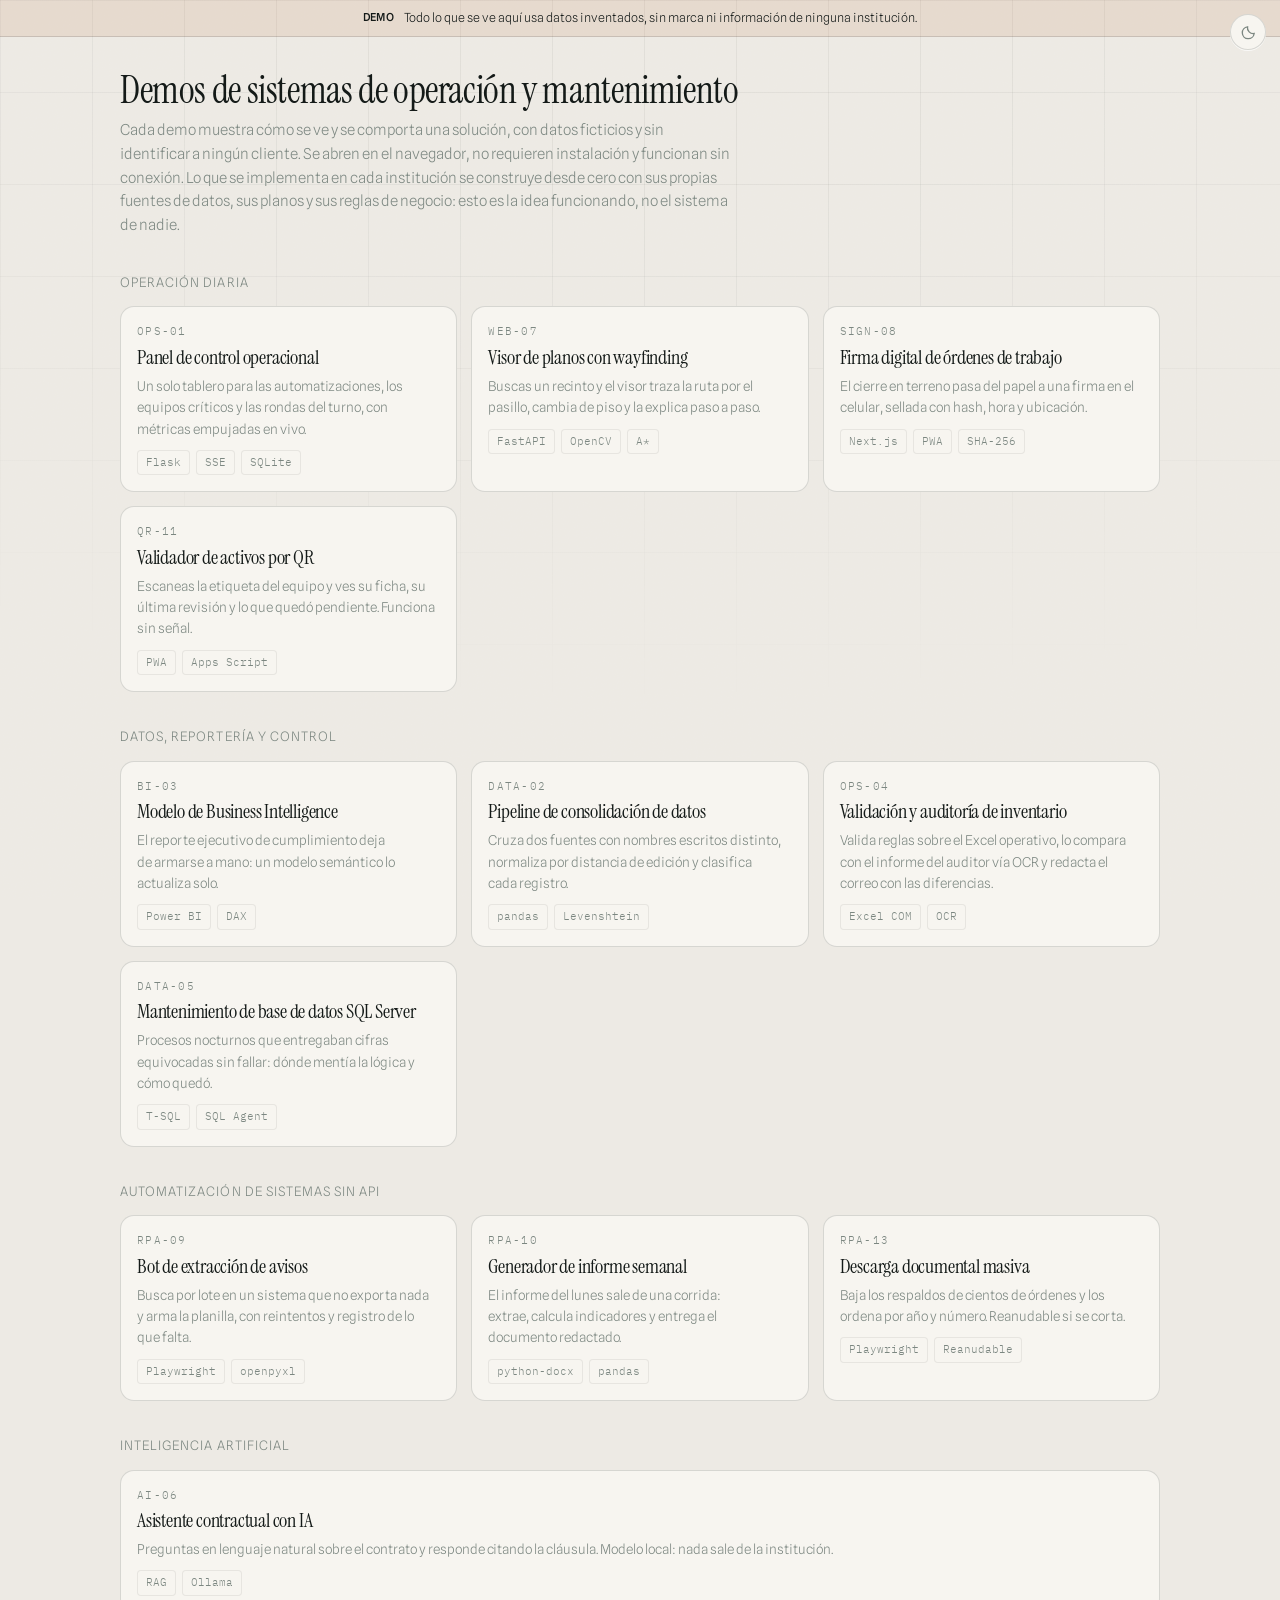
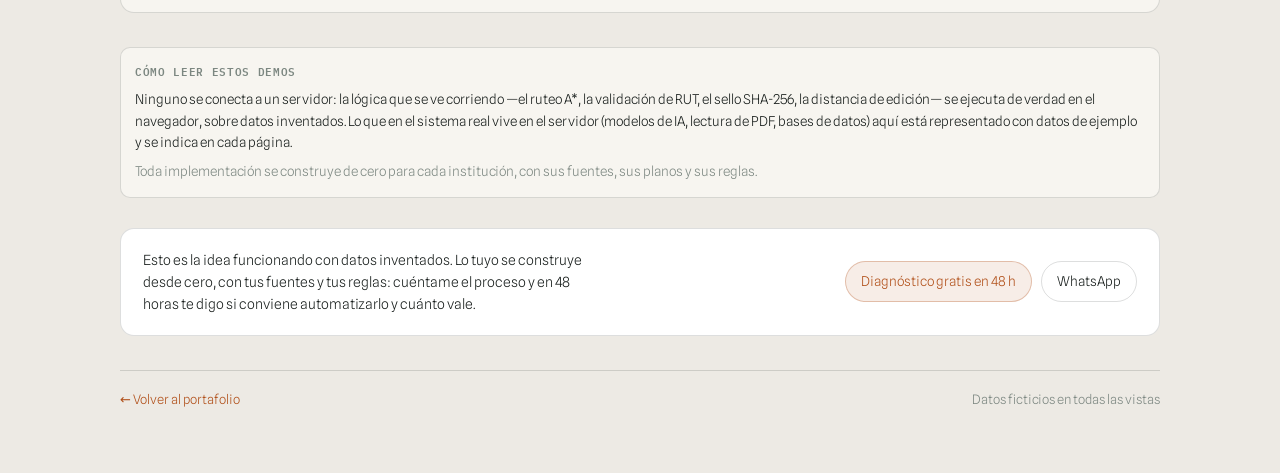
<file: demos/index.html>
<!doctype html>
<html lang="es">
<head>
<meta charset="utf-8">
<meta name="viewport" content="width=device-width, initial-scale=1">
<title>Demos — sistemas de operación y mantenimiento</title>
<meta name="description" content="Doce demos autocontenidos de sistemas de operación, datos y automatización, con datos ficticios y sin marca de ninguna institución.">
<link rel="canonical" href="https://chelocomc.github.io/demos/">
<meta name="robots" content="index, follow">
<meta property="og:type" content="website">
<meta property="og:url" content="https://chelocomc.github.io/demos/">
<meta property="og:title" content="Demos — sistemas de operación y mantenimiento">
<meta property="og:description" content="Doce demos autocontenidos de sistemas de operación, datos y automatización, con datos ficticios y sin marca de ninguna institución.">
<meta property="og:locale" content="es_CL">
<meta name="twitter:card" content="summary">
<link rel="icon" href="data:image/svg+xml,%3Csvg xmlns='http://www.w3.org/2000/svg' viewBox='0 0 64 64'%3E%3Crect width='64' height='64' rx='14' fill='%230C100E'/%3E%3Cpath d='M14 46V18l18 16 18-16v28' fill='none' stroke='%23E4894A' stroke-width='5' stroke-linejoin='round' stroke-linecap='round'/%3E%3C/svg%3E">
<script src="assets/tema.js"></script>

<link rel="preconnect" href="https://fonts.googleapis.com">
<link rel="preconnect" href="https://fonts.gstatic.com" crossorigin>
<link href="https://fonts.googleapis.com/css2?family=IBM+Plex+Mono:wght@400;500&family=Instrument+Serif&family=Spline+Sans:wght@300;400;500&display=swap" rel="stylesheet">
<link rel="stylesheet" href="assets/demo.css">
<style>
  .galeria { display: grid; gap: 14px; grid-template-columns: repeat(auto-fit, minmax(270px, 1fr)); }
  .item { display: block; text-decoration: none; color: inherit; background: var(--surface);
          border: 1px solid var(--border); border-radius: var(--radius); padding: 16px; transition: border-color .15s, transform .15s; }
  .item:hover { border-color: var(--accent); transform: translateY(-2px); }
  .item .ref { font-family: var(--mono); font-size: 10.5px; letter-spacing: .12em; color: var(--text-dim); text-transform: uppercase; }
  .item h3 { margin: 5px 0 7px; font-family: var(--display); font-weight: 400; font-size: 20px; line-height: 1.2; letter-spacing: -.01em; }
  .item p { margin: 0 0 10px; font-size: 13.5px; color: var(--text-dim); }
  .item .tags { margin: 0; }
  .grupo { margin: 34px 0 14px; font-size: 13px; text-transform: uppercase; letter-spacing: .08em; color: var(--text-dim); }
  .intro { max-width: 70ch; }
  .intro p { color: var(--text-dim); }
</style>
</head>
<body>
<div class="demo-flag"><b>Demo</b><span>Todo lo que se ve aquí usa datos inventados, sin marca ni información de ninguna institución.</span></div>

<div class="wrap">
  <header class="page-head intro">
    <h1>Demos de sistemas de operación y mantenimiento</h1>
    <p>Cada demo muestra cómo se ve y se comporta una solución, con datos ficticios y sin identificar a
       ningún cliente. Se abren en el navegador, no requieren instalación y funcionan sin conexión.
       Lo que se implementa en cada institución se construye desde cero con sus propias fuentes de datos,
       sus planos y sus reglas de negocio: esto es la idea funcionando, no el sistema de nadie.</p>
  </header>

  <div class="grupo">Operación diaria</div>
  <div class="galeria">
    <a class="item" href="panel-operacional/index.html">
      <div class="ref">Ops-01</div>
      <h3>Panel de control operacional</h3>
      <p>Un solo tablero para las automatizaciones, los equipos críticos y las rondas del turno, con métricas empujadas en vivo.</p>
      <div class="tags"><span class="tag">Flask</span><span class="tag">SSE</span><span class="tag">SQLite</span></div>
    </a>
    <a class="item" href="visor-planos/index.html">
      <div class="ref">Web-07</div>
      <h3>Visor de planos con wayfinding</h3>
      <p>Buscas un recinto y el visor traza la ruta por el pasillo, cambia de piso y la explica paso a paso.</p>
      <div class="tags"><span class="tag">FastAPI</span><span class="tag">OpenCV</span><span class="tag">A*</span></div>
    </a>
    <a class="item" href="firma-ot/index.html">
      <div class="ref">Sign-08</div>
      <h3>Firma digital de órdenes de trabajo</h3>
      <p>El cierre en terreno pasa del papel a una firma en el celular, sellada con hash, hora y ubicación.</p>
      <div class="tags"><span class="tag">Next.js</span><span class="tag">PWA</span><span class="tag">SHA-256</span></div>
    </a>
    <a class="item" href="validador-qr/index.html">
      <div class="ref">QR-11</div>
      <h3>Validador de activos por QR</h3>
      <p>Escaneas la etiqueta del equipo y ves su ficha, su última revisión y lo que quedó pendiente. Funciona sin señal.</p>
      <div class="tags"><span class="tag">PWA</span><span class="tag">Apps Script</span></div>
    </a>
  </div>

  <div class="grupo">Datos, reportería y control</div>
  <div class="galeria">
    <a class="item" href="modelo-bi/index.html">
      <div class="ref">BI-03</div>
      <h3>Modelo de Business Intelligence</h3>
      <p>El reporte ejecutivo de cumplimiento deja de armarse a mano: un modelo semántico lo actualiza solo.</p>
      <div class="tags"><span class="tag">Power BI</span><span class="tag">DAX</span></div>
    </a>
    <a class="item" href="pipeline-datos/index.html">
      <div class="ref">Data-02</div>
      <h3>Pipeline de consolidación de datos</h3>
      <p>Cruza dos fuentes con nombres escritos distinto, normaliza por distancia de edición y clasifica cada registro.</p>
      <div class="tags"><span class="tag">pandas</span><span class="tag">Levenshtein</span></div>
    </a>
    <a class="item" href="auditoria-inventario/index.html">
      <div class="ref">Ops-04</div>
      <h3>Validación y auditoría de inventario</h3>
      <p>Valida reglas sobre el Excel operativo, lo compara con el informe del auditor vía OCR y redacta el correo con las diferencias.</p>
      <div class="tags"><span class="tag">Excel COM</span><span class="tag">OCR</span></div>
    </a>
    <a class="item" href="mantencion-sql/index.html">
      <div class="ref">Data-05</div>
      <h3>Mantenimiento de base de datos SQL Server</h3>
      <p>Procesos nocturnos que entregaban cifras equivocadas sin fallar: dónde mentía la lógica y cómo quedó.</p>
      <div class="tags"><span class="tag">T-SQL</span><span class="tag">SQL Agent</span></div>
    </a>
  </div>

  <div class="grupo">Automatización de sistemas sin API</div>
  <div class="galeria">
    <a class="item" href="bot-avisos/index.html">
      <div class="ref">RPA-09</div>
      <h3>Bot de extracción de avisos</h3>
      <p>Busca por lote en un sistema que no exporta nada y arma la planilla, con reintentos y registro de lo que falta.</p>
      <div class="tags"><span class="tag">Playwright</span><span class="tag">openpyxl</span></div>
    </a>
    <a class="item" href="informe-semanal/index.html">
      <div class="ref">RPA-10</div>
      <h3>Generador de informe semanal</h3>
      <p>El informe del lunes sale de una corrida: extrae, calcula indicadores y entrega el documento redactado.</p>
      <div class="tags"><span class="tag">python-docx</span><span class="tag">pandas</span></div>
    </a>
    <a class="item" href="descarga-documental/index.html">
      <div class="ref">RPA-13</div>
      <h3>Descarga documental masiva</h3>
      <p>Baja los respaldos de cientos de órdenes y los ordena por año y número. Reanudable si se corta.</p>
      <div class="tags"><span class="tag">Playwright</span><span class="tag">Reanudable</span></div>
    </a>
  </div>

  <div class="grupo">Inteligencia artificial</div>
  <div class="galeria">
    <a class="item" href="asistente-contractual/index.html">
      <div class="ref">AI-06</div>
      <h3>Asistente contractual con IA</h3>
      <p>Preguntas en lenguaje natural sobre el contrato y responde citando la cláusula. Modelo local: nada sale de la institución.</p>
      <div class="tags"><span class="tag">RAG</span><span class="tag">Ollama</span></div>
    </a>
  </div>

  <div class="card" style="margin-top:34px">
    <h3>Cómo leer estos demos</h3>
    <p style="font-size:13.5px; margin:0 0 8px">
      Ninguno se conecta a un servidor: la lógica que se ve corriendo —el ruteo A*, la validación de RUT,
      el sello SHA-256, la distancia de edición— se ejecuta de verdad en el navegador, sobre datos inventados.
      Lo que en el sistema real vive en el servidor (modelos de IA, lectura de PDF, bases de datos) aquí está
      representado con datos de ejemplo y se indica en cada página.
    </p>
    <p style="font-size:13.5px; margin:0" class="muted">
      Toda implementación se construye de cero para cada institución, con sus fuentes, sus planos y sus reglas.
    </p>
  </div>


  <div class="demo-cta">
    <p>Esto es la idea funcionando con datos inventados. Lo tuyo se construye desde cero, con tus fuentes y tus reglas: cuéntame el proceso y en 48 horas te digo si conviene automatizarlo y cuánto vale.</p>
    <div class="acciones">
      <a class="primario" href="index.html#contacto">Diagnóstico gratis en 48 h</a>
      <a href="https://wa.me/56942493856?text=Hola%20Marcelo%2C%20vi%20un%20demo%20en%20tu%20sitio%20y%20quiero%20algo%20parecido." target="_blank" rel="noopener">WhatsApp</a>
    </div>
  </div>

  <nav class="footer-nav">
    <a href="../index.html">← Volver al portafolio</a>
    <span>Datos ficticios en todas las vistas</span>
  </nav>
</div>

<script src="assets/demo.js"></script>
</body>
</html>
</file>
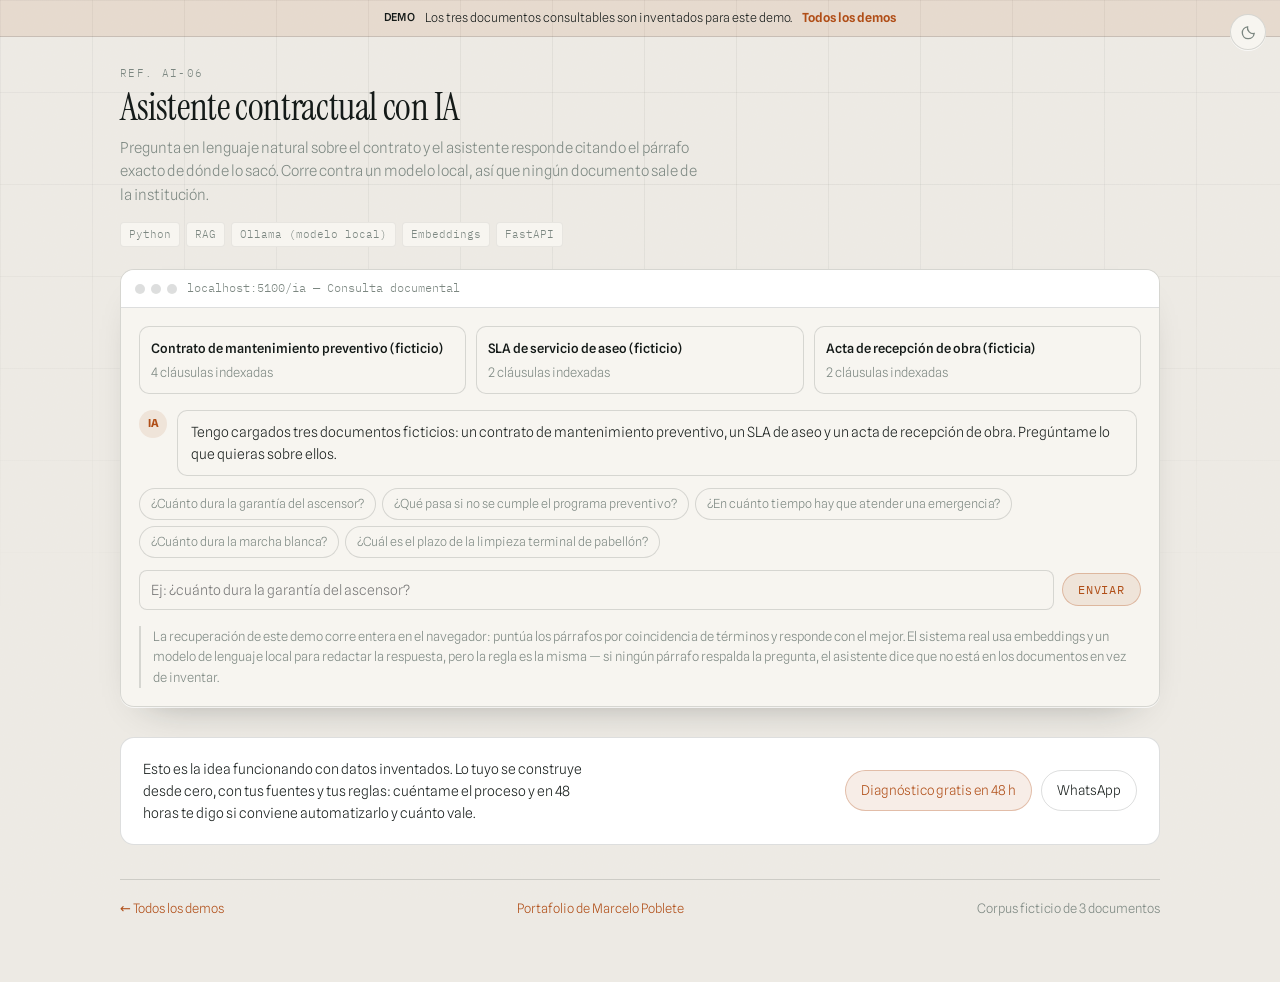
<file: demos/asistente-contractual/index.html>
<!doctype html>
<html lang="es">
<head>
<meta charset="utf-8">
<meta name="viewport" content="width=device-width, initial-scale=1">
<title>Asistente contractual con IA local — Demo</title>
<meta name="description" content="Asistente contractual con IA: preguntas en lenguaje natural y responde citando la cláusula. Modelo local.">
<link rel="canonical" href="https://chelocomc.github.io/demos/asistente-contractual/">
<meta name="robots" content="index, follow">
<meta property="og:type" content="website">
<meta property="og:url" content="https://chelocomc.github.io/demos/asistente-contractual/">
<meta property="og:title" content="Asistente contractual con IA local — Demo">
<meta property="og:description" content="Asistente contractual con IA: preguntas en lenguaje natural y responde citando la cláusula. Modelo local.">
<meta property="og:locale" content="es_CL">
<meta name="twitter:card" content="summary">
<link rel="icon" href="data:image/svg+xml,%3Csvg xmlns='http://www.w3.org/2000/svg' viewBox='0 0 64 64'%3E%3Crect width='64' height='64' rx='14' fill='%230C100E'/%3E%3Cpath d='M14 46V18l18 16 18-16v28' fill='none' stroke='%23E4894A' stroke-width='5' stroke-linejoin='round' stroke-linecap='round'/%3E%3C/svg%3E">
<script src="../assets/tema.js"></script>

<link rel="preconnect" href="https://fonts.googleapis.com">
<link rel="preconnect" href="https://fonts.gstatic.com" crossorigin>
<link href="https://fonts.googleapis.com/css2?family=IBM+Plex+Mono:wght@400;500&family=Instrument+Serif&family=Spline+Sans:wght@300;400;500&display=swap" rel="stylesheet">
<link rel="stylesheet" href="../assets/demo.css">
<style>
  .chat { display: flex; flex-direction: column; gap: 12px; max-height: 460px; overflow-y: auto; padding-right: 4px; }
  .msg { display: flex; gap: 10px; }
  .msg .quien { flex: none; width: 28px; height: 28px; border-radius: 50%; display: grid; place-items: center;
                font-size: 11px; font-weight: 700; background: var(--surface-2); color: var(--text-dim); }
  .msg.ia .quien { background: var(--accent-soft); color: var(--accent); }
  .burbuja { background: var(--surface-2); border: 1px solid var(--border); border-radius: 10px; padding: 10px 13px; font-size: 14px; }
  .msg.ia .burbuja { background: var(--surface); }
  .cita { font-size: 12px; color: var(--text-dim); border-left: 2px solid var(--accent); padding: 4px 0 4px 10px; margin-top: 8px; }
  .sugerencias { display: flex; flex-wrap: wrap; gap: 6px; margin: 12px 0; }
  .sugerencias button { font: inherit; font-size: 12.5px; padding: 5px 11px; border-radius: 999px;
                        border: 1px solid var(--border); background: var(--surface); color: var(--text-dim); cursor: pointer; }
  .docs { display: grid; gap: 10px; grid-template-columns: repeat(auto-fit, minmax(200px, 1fr)); margin-bottom: 16px; }
  .doc { border: 1px solid var(--border); border-radius: 10px; padding: 11px; background: var(--surface); font-size: 13px; }
  .doc b { display: block; margin-bottom: 3px; }
</style>
</head>
<body>
<div class="demo-flag"><b>Demo</b><span>Los tres documentos consultables son inventados para este demo.</span><a href="../index.html">Todos los demos</a></div>

<div class="wrap">
  <header class="page-head">
    <div class="ref">Ref. AI-06</div>
    <h1>Asistente contractual con IA</h1>
    <p>Pregunta en lenguaje natural sobre el contrato y el asistente responde citando el párrafo exacto
       de dónde lo sacó. Corre contra un modelo local, así que ningún documento sale de la institución.</p>
    <div class="tags">
      <span class="tag">Python</span><span class="tag">RAG</span><span class="tag">Ollama (modelo local)</span>
      <span class="tag">Embeddings</span><span class="tag">FastAPI</span>
    </div>
  </header>

  <div class="app">
    <div class="app-bar"><span class="dots"><i></i><i></i><i></i></span><span class="app-url">localhost:5100/ia — Consulta documental</span></div>
    <div class="app-body">
      <div class="docs" id="docs"></div>

      <div class="chat" id="chat"></div>

      <div class="sugerencias" id="sug"></div>

      <form class="row" id="form" style="gap:8px; flex-wrap:nowrap">
        <input id="q" placeholder="Ej: ¿cuánto dura la garantía del ascensor?" autocomplete="off">
        <button class="btn" type="submit">Enviar</button>
      </form>

      <p class="note">La recuperación de este demo corre entera en el navegador: puntúa los párrafos por
         coincidencia de términos y responde con el mejor. El sistema real usa embeddings y un modelo de
         lenguaje local para redactar la respuesta, pero la regla es la misma — si ningún párrafo respalda
         la pregunta, el asistente dice que no está en los documentos en vez de inventar.</p>
    </div>
  </div>


  <div class="demo-cta">
    <p>Esto es la idea funcionando con datos inventados. Lo tuyo se construye desde cero, con tus fuentes y tus reglas: cuéntame el proceso y en 48 horas te digo si conviene automatizarlo y cuánto vale.</p>
    <div class="acciones">
      <a class="primario" href="../index.html#contacto">Diagnóstico gratis en 48 h</a>
      <a href="https://wa.me/56942493856?text=Hola%20Marcelo%2C%20vi%20un%20demo%20en%20tu%20sitio%20y%20quiero%20algo%20parecido." target="_blank" rel="noopener">WhatsApp</a>
    </div>
  </div>

  <nav class="footer-nav">
    <a href="../index.html">← Todos los demos</a>
    <a href="../../index.html">Portafolio de Marcelo Poblete</a>
    <span>Corpus ficticio de 3 documentos</span>
  </nav>
</div>

<script src="../assets/demo.js"></script>
<script>
/* ---------- Corpus ficticio ---------- */
const corpus = [
  { doc: 'Contrato de mantenimiento preventivo (ficticio)', art: 'Cláusula 7.2',
    txt: 'La garantía de los equipos de transporte vertical (ascensores y montacargas) es de veinticuatro (24) meses contados desde el acta de recepción, e incluye repuestos y mano de obra.' },
  { doc: 'Contrato de mantenimiento preventivo (ficticio)', art: 'Cláusula 4.1',
    txt: 'El prestador ejecutará las mantenciones preventivas según el programa anual. El cumplimiento mínimo exigido es de 95% de las mantenciones programadas en cada mes calendario.' },
  { doc: 'Contrato de mantenimiento preventivo (ficticio)', art: 'Cláusula 9.4',
    txt: 'El incumplimiento del programa preventivo se sanciona con un descuento de 0,5 unidades de fomento por cada mantención no ejecutada dentro del mes, con tope de 30 unidades mensuales.' },
  { doc: 'Contrato de mantenimiento preventivo (ficticio)', art: 'Cláusula 5.3',
    txt: 'Los avisos correctivos de emergencia deben ser atendidos en un plazo máximo de 30 minutos desde su emisión, y resueltos o mitigados dentro de 4 horas.' },
  { doc: 'SLA de servicio de aseo (ficticio)', art: 'Punto 3',
    txt: 'La limpieza terminal de pabellones quirúrgicos debe completarse en un máximo de 45 minutos entre cirugías, verificada mediante registro fotográfico y firma del supervisor.' },
  { doc: 'SLA de servicio de aseo (ficticio)', art: 'Punto 6',
    txt: 'El nivel de servicio se mide con inspecciones aleatorias mensuales. Un puntaje inferior a 90 puntos genera plan de acción; bajo 80 puntos, descuento del 3% de la facturación mensual del servicio.' },
  { doc: 'Acta de recepción de obra (ficticia)', art: 'Sección 2',
    txt: 'Se recibe conforme la instalación de climatización del nivel 4, con observaciones menores en dos difusores que deben ser corregidas dentro de 15 días hábiles.' },
  { doc: 'Acta de recepción de obra (ficticia)', art: 'Sección 5',
    txt: 'El período de marcha blanca de las instalaciones recibidas es de 90 días corridos, durante los cuales no se aplicarán descuentos por incumplimiento de indicadores.' },
];

const normaliza = (s) => s.toLowerCase().normalize('NFD').replace(/[\u0300-\u036f]/g, '');
const vacias = new Set(['de','la','el','los','las','que','cuanto','cuanta','cual','cuales','y','en','del','para','por','un','una','se','es','son','con','como','hay','dice','sobre','me','mi','a','al','o']);

function buscar(pregunta) {
  const terminos = normaliza(pregunta).split(/[^a-z0-9]+/).filter((t) => t.length > 2 && !vacias.has(t));
  if (!terminos.length) return [];
  return corpus
    .map((p) => {
      const texto = normaliza(p.txt + ' ' + p.doc + ' ' + p.art);
      const puntaje = terminos.reduce((acc, t) => acc + (texto.includes(t) ? 1 : 0) + (texto.includes(t.slice(0, 5)) ? 0.4 : 0), 0);
      return { ...p, puntaje };
    })
    .filter((p) => p.puntaje >= 1)
    .sort((a, b) => b.puntaje - a.puntaje)
    .slice(0, 2);
}

/* ---------- Render ---------- */
const chat = document.getElementById('chat');
function burbuja(quien, html) {
  const div = document.createElement('div');
  div.className = 'msg ' + (quien === 'IA' ? 'ia' : 'yo');
  div.innerHTML = `<span class="quien">${quien === 'IA' ? 'IA' : 'Tú'}</span><div class="burbuja">${html}</div>`;
  chat.appendChild(div);
  chat.scrollTop = chat.scrollHeight;
  return div;
}

document.getElementById('docs').innerHTML = [...new Set(corpus.map((c) => c.doc))]
  .map((d) => `<div class="doc"><b>${d}</b><span class="muted">${corpus.filter((c) => c.doc === d).length} cláusulas indexadas</span></div>`).join('');

const sugeridas = [
  '¿Cuánto dura la garantía del ascensor?',
  '¿Qué pasa si no se cumple el programa preventivo?',
  '¿En cuánto tiempo hay que atender una emergencia?',
  '¿Cuánto dura la marcha blanca?',
  '¿Cuál es el plazo de la limpieza terminal de pabellón?',
];
document.getElementById('sug').innerHTML = sugeridas.map((s) => `<button type="button">${s}</button>`).join('');
document.querySelectorAll('#sug button').forEach((b) =>
  b.addEventListener('click', () => { document.getElementById('q').value = b.textContent; responder(b.textContent); }));

async function responder(pregunta) {
  burbuja('Tú', pregunta);
  const pensando = burbuja('IA', '<span class="muted">Buscando en los documentos…</span>');
  await sleep(650);
  const hits = buscar(pregunta);
  if (!hits.length) {
    pensando.querySelector('.burbuja').innerHTML =
      'No encuentro respaldo para eso en los tres documentos cargados. Prefiero decírtelo antes que inventar una cláusula que no existe.';
    return;
  }
  const mejor = hits[0];
  const citas = hits.map((h) => `<div class="cita"><b>${h.doc}</b> · ${h.art}<br>${h.txt}</div>`).join('');
  pensando.querySelector('.burbuja').innerHTML =
    `Según los documentos cargados: ${mejor.txt}${citas}`;
}

document.getElementById('form').addEventListener('submit', (e) => {
  e.preventDefault();
  const q = document.getElementById('q').value.trim();
  if (!q) return;
  document.getElementById('q').value = '';
  responder(q);
});

burbuja('IA', 'Tengo cargados tres documentos ficticios: un contrato de mantenimiento preventivo, un SLA de aseo y un acta de recepción de obra. Pregúntame lo que quieras sobre ellos.');
</script>
</body>
</html>
</file>
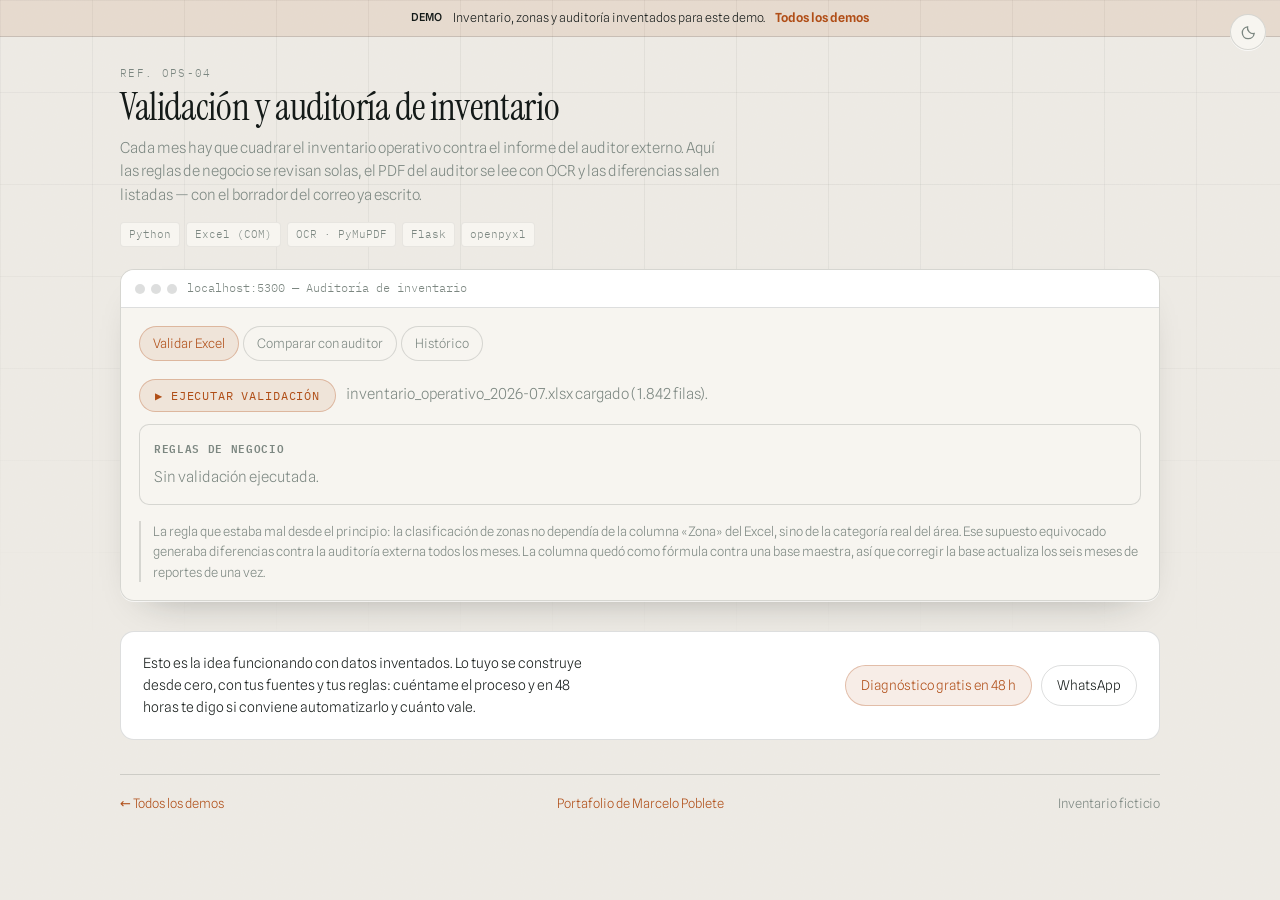
<file: demos/auditoria-inventario/index.html>
<!doctype html>
<html lang="es">
<head>
<meta charset="utf-8">
<meta name="viewport" content="width=device-width, initial-scale=1">
<title>Validación y auditoría de inventario — Demo</title>
<meta name="description" content="Validación y auditoría de inventario: reglas sobre el Excel operativo y comparación con el informe del auditor vía OCR.">
<link rel="canonical" href="https://chelocomc.github.io/demos/auditoria-inventario/">
<meta name="robots" content="index, follow">
<meta property="og:type" content="website">
<meta property="og:url" content="https://chelocomc.github.io/demos/auditoria-inventario/">
<meta property="og:title" content="Validación y auditoría de inventario — Demo">
<meta property="og:description" content="Validación y auditoría de inventario: reglas sobre el Excel operativo y comparación con el informe del auditor vía OCR.">
<meta property="og:locale" content="es_CL">
<meta name="twitter:card" content="summary">
<link rel="icon" href="data:image/svg+xml,%3Csvg xmlns='http://www.w3.org/2000/svg' viewBox='0 0 64 64'%3E%3Crect width='64' height='64' rx='14' fill='%230C100E'/%3E%3Cpath d='M14 46V18l18 16 18-16v28' fill='none' stroke='%23E4894A' stroke-width='5' stroke-linejoin='round' stroke-linecap='round'/%3E%3C/svg%3E">
<script src="../assets/tema.js"></script>

<link rel="preconnect" href="https://fonts.googleapis.com">
<link rel="preconnect" href="https://fonts.gstatic.com" crossorigin>
<link href="https://fonts.googleapis.com/css2?family=IBM+Plex+Mono:wght@400;500&family=Instrument+Serif&family=Spline+Sans:wght@300;400;500&display=swap" rel="stylesheet">
<link rel="stylesheet" href="../assets/demo.css">
<style>
  .regla { display: flex; gap: 10px; align-items: flex-start; padding: 8px 0; border-bottom: 1px solid var(--border); font-size: 13.5px; }
  .regla:last-child { border-bottom: none; }
  .regla .mark { flex: none; font-weight: 700; }
  .dif { color: var(--bad); font-weight: 600; }
  .correo { font-family: var(--mono); font-size: 12px; white-space: pre-wrap; background: var(--surface-2);
            border: 1px solid var(--border); border-radius: 8px; padding: 14px; }
</style>
</head>
<body>
<div class="demo-flag"><b>Demo</b><span>Inventario, zonas y auditoría inventados para este demo.</span><a href="../index.html">Todos los demos</a></div>

<div class="wrap">
  <header class="page-head">
    <div class="ref">Ref. OPS-04</div>
    <h1>Validación y auditoría de inventario</h1>
    <p>Cada mes hay que cuadrar el inventario operativo contra el informe del auditor externo. Aquí las
       reglas de negocio se revisan solas, el PDF del auditor se lee con OCR y las diferencias salen
       listadas — con el borrador del correo ya escrito.</p>
    <div class="tags">
      <span class="tag">Python</span><span class="tag">Excel (COM)</span><span class="tag">OCR · PyMuPDF</span>
      <span class="tag">Flask</span><span class="tag">openpyxl</span>
    </div>
  </header>

  <div class="app">
    <div class="app-bar"><span class="dots"><i></i><i></i><i></i></span><span class="app-url">localhost:5300 — Auditoría de inventario</span></div>
    <div class="app-body">
      <div class="tabs">
        <button data-panel="a-reglas">Validar Excel</button>
        <button data-panel="a-pdf">Comparar con auditor</button>
        <button data-panel="a-hist">Histórico</button>
      </div>

      <section id="a-reglas" class="panel">
        <div class="row" style="margin-bottom:12px">
          <button class="btn" id="run-reglas">▶ Ejecutar validación</button>
          <span class="muted" id="msg-reglas">inventario_operativo_2026-07.xlsx cargado (1.842 filas).</span>
        </div>
        <div class="card"><h3>Reglas de negocio</h3><div id="reglas"></div></div>
        <p class="note">La regla que estaba mal desde el principio: la clasificación de zonas no dependía de
           la columna «Zona» del Excel, sino de la categoría real del área. Ese supuesto equivocado generaba
           diferencias contra la auditoría externa todos los meses. La columna quedó como fórmula contra una
           base maestra, así que corregir la base actualiza los seis meses de reportes de una vez.</p>
      </section>

      <section id="a-pdf" class="panel" hidden>
        <div class="grid" style="grid-template-columns:1fr 1fr">
          <div class="card">
            <h3>Excel operativo</h3>
            <div class="table-scroll"><table><tbody id="t-excel"></tbody></table></div>
          </div>
          <div class="card">
            <h3>Informe del auditor (OCR del PDF)</h3>
            <div class="table-scroll"><table><tbody id="t-pdf"></tbody></table></div>
          </div>
        </div>
        <div class="card" style="margin-top:14px">
          <div class="spread"><h3 style="margin:0">Diferencias detectadas</h3><span class="pill bad" id="total-dif">—</span></div>
          <div class="table-scroll" style="margin-top:8px">
            <table><thead><tr><th>Zona</th><th>Excel</th><th>Auditor</th><th>Diferencia</th></tr></thead><tbody id="t-dif"></tbody></table>
          </div>
          <button class="btn" id="btn-correo" style="margin-top:12px">Redactar correo con las diferencias</button>
          <div class="correo" id="correo" style="margin-top:12px" hidden></div>
        </div>
        <p class="note">Cuando el OCR y el Excel discrepan, la fuente de verdad es el Excel operativo:
           el PDF escaneado confunde dígitos y no se puede reprocesar. La comparación es celda a celda,
           no total contra total, para saber exactamente qué zona revisar.</p>
      </section>

      <section id="a-hist" class="panel" hidden>
        <div class="table-scroll">
          <table>
            <thead><tr><th>Período</th><th>Diferencias</th><th>Resultado</th><th>Revisión</th></tr></thead>
            <tbody>
              <tr><td>Julio 2026</td><td>7 unidades</td><td><span class="pill warn">zona B por revisar</span></td><td class="muted">v12 · hoy</td></tr>
              <tr><td>Junio 2026</td><td>0</td><td><span class="pill ok">conciliado</span></td><td class="muted">v11</td></tr>
              <tr><td>Mayo 2026</td><td>7 unidades</td><td><span class="pill ok">corregido y conciliado</span></td><td class="muted">v10</td></tr>
              <tr><td>Abril 2026</td><td>0</td><td><span class="pill ok">conciliado</span></td><td class="muted">v9</td></tr>
              <tr><td>Marzo 2026</td><td>2 unidades</td><td><span class="pill ok">corregido y conciliado</span></td><td class="muted">v8</td></tr>
            </tbody>
          </table>
        </div>
        <p class="note">Cada corrida queda versionada con su Excel de entrada, así que una diferencia
           reclamada tres meses después se puede reconstruir tal cual estaba.</p>
      </section>
    </div>
  </div>


  <div class="demo-cta">
    <p>Esto es la idea funcionando con datos inventados. Lo tuyo se construye desde cero, con tus fuentes y tus reglas: cuéntame el proceso y en 48 horas te digo si conviene automatizarlo y cuánto vale.</p>
    <div class="acciones">
      <a class="primario" href="../index.html#contacto">Diagnóstico gratis en 48 h</a>
      <a href="https://wa.me/56942493856?text=Hola%20Marcelo%2C%20vi%20un%20demo%20en%20tu%20sitio%20y%20quiero%20algo%20parecido." target="_blank" rel="noopener">WhatsApp</a>
    </div>
  </div>

  <nav class="footer-nav">
    <a href="../index.html">← Todos los demos</a>
    <a href="../../index.html">Portafolio de Marcelo Poblete</a>
    <span>Inventario ficticio</span>
  </nav>
</div>

<script src="../assets/demo.js"></script>
<script>
const REGLAS = [
  ['Stock total cuadra con la hoja maestra', 'ok', '1.842 filas · 0 descuadres'],
  ['Sin categorías vacías', 'bad', 'Zona A: 3 filas sin categoría asignada'],
  ['Sin stock negativo', 'ok', '0 filas bajo cero'],
  ['Códigos de activo únicos', 'warn', '2 códigos duplicados (corregidos automáticamente)'],
  ['Zonas cruzadas contra base maestra', 'ok', 'todas las áreas resueltas por categoría real'],
  ['Formato de fecha uniforme', 'ok', 'convertidas 41 celdas de texto a fecha'],
];

const inventario = [
  ['Zona A', 420, 420], ['Zona B', 318, 311], ['Zona C', 265, 265],
  ['Zona D', 194, 194], ['Bodega central', 645, 645],
];

const cont = document.getElementById('reglas');
function pintarReglas(hasta = 0) {
  cont.innerHTML = REGLAS.slice(0, hasta).map(([txt, st, det]) => {
    const mark = st === 'ok' ? '✓' : st === 'warn' ? '!' : '✕';
    const color = st === 'ok' ? 'var(--ok)' : st === 'warn' ? 'var(--warn)' : 'var(--bad)';
    return `<div class="regla"><span class="mark" style="color:${color}">${mark}</span>
            <span>${txt}<br><span class="muted" style="font-size:12.5px">${det}</span></span></div>`;
  }).join('') || '<span class="muted">Sin validación ejecutada.</span>';
}
pintarReglas();

document.getElementById('run-reglas').addEventListener('click', async (ev) => {
  ev.currentTarget.disabled = true;
  for (let i = 1; i <= REGLAS.length; i++) {
    pintarReglas(i);
    document.getElementById('msg-reglas').textContent = `Evaluando regla ${i} de ${REGLAS.length}…`;
    await sleep(420);
  }
  document.getElementById('msg-reglas').textContent = '6 reglas evaluadas · 1 error, 1 corrección automática.';
  ev.currentTarget.disabled = false;
});

/* --- Comparación con el auditor --- */
document.getElementById('t-excel').innerHTML = inventario.map(([z, e]) =>
  `<tr><td>${z}</td><td style="text-align:right">${e}</td></tr>`).join('');
document.getElementById('t-pdf').innerHTML = inventario.map(([z, , p]) =>
  `<tr><td>${z}</td><td style="text-align:right">${p}</td></tr>`).join('');

const difs = inventario.filter(([, e, p]) => e !== p);
document.getElementById('t-dif').innerHTML = difs.length
  ? difs.map(([z, e, p]) => `<tr><td>${z}</td><td>${e}</td><td>${p}</td><td class="dif">${e - p > 0 ? '+' : ''}${e - p}</td></tr>`).join('')
  : '<tr><td colspan="4" class="muted">Sin diferencias.</td></tr>';
document.getElementById('total-dif').textContent =
  difs.reduce((a, [, e, p]) => a + Math.abs(e - p), 0) + ' unidades';

document.getElementById('btn-correo').addEventListener('click', () => {
  const el = document.getElementById('correo');
  el.hidden = false;
  el.textContent =
`Para   : auditoria.externa@ejemplo.cl
Asunto : Diferencias inventario julio 2026 — conciliación

Estimados:

Al cruzar el inventario operativo con el informe de auditoría de julio
se detectó la siguiente diferencia:

  Zona B — Excel operativo: 318 · Informe auditoría: 311 · Diferencia: 7 unidades

Las zonas A, C, D y bodega central cuadran sin observaciones. Adjuntamos
el detalle por código de activo de la zona B para su revisión.

Saludos,
Coordinación de mantenimiento
(correo de ejemplo · destinatario ficticio)`;
});
</script>
</body>
</html>
</file>
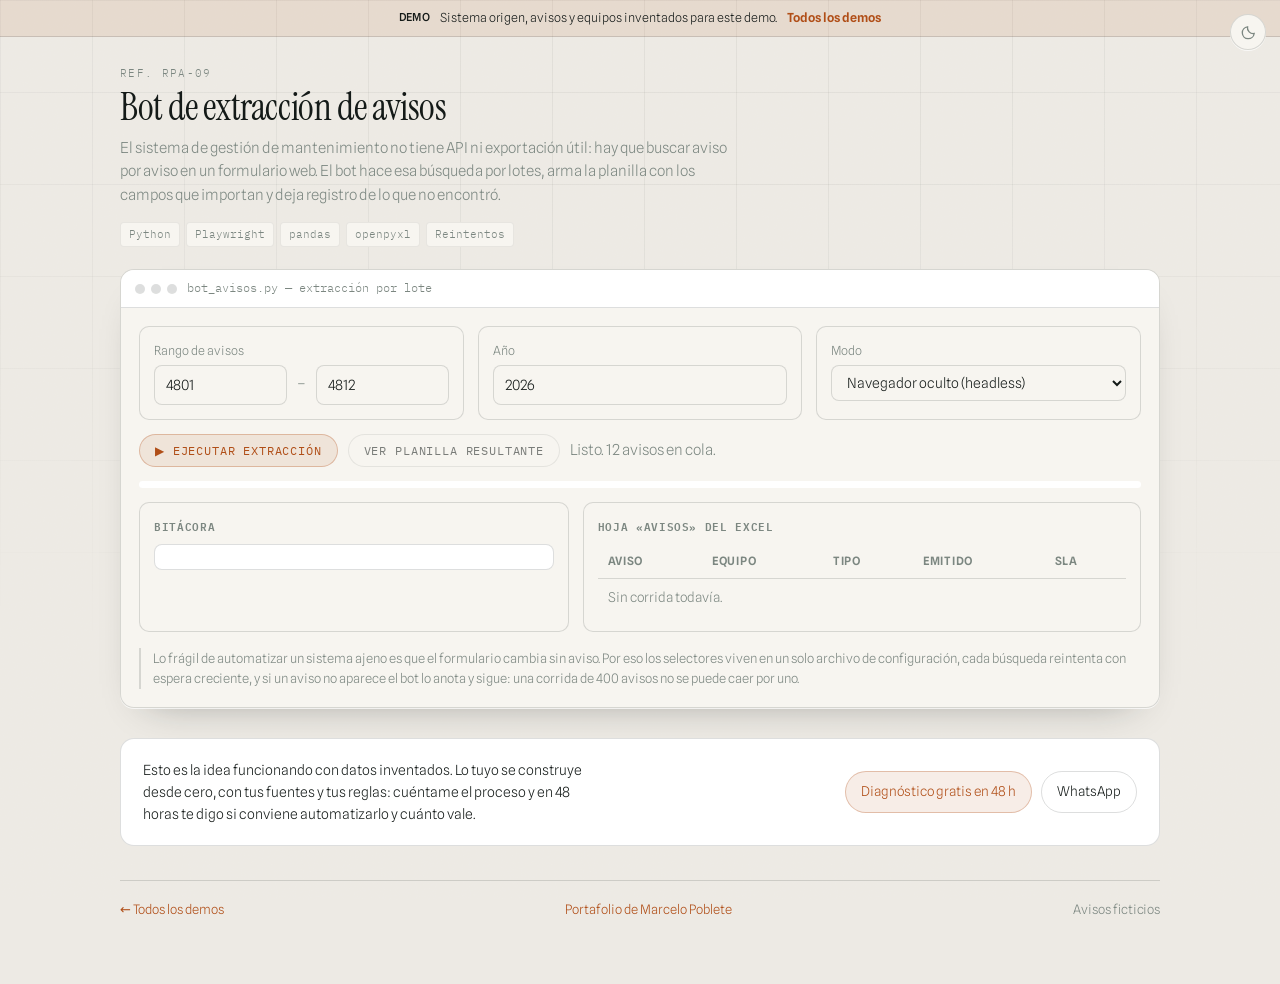
<file: demos/bot-avisos/index.html>
<!doctype html>
<html lang="es">
<head>
<meta charset="utf-8">
<meta name="viewport" content="width=device-width, initial-scale=1">
<title>Bot de extracción de avisos — Demo</title>
<meta name="description" content="Bot de extracción de avisos sobre un sistema que no exporta nada, con reintentos y registro de lo que falta.">
<link rel="canonical" href="https://chelocomc.github.io/demos/bot-avisos/">
<meta name="robots" content="index, follow">
<meta property="og:type" content="website">
<meta property="og:url" content="https://chelocomc.github.io/demos/bot-avisos/">
<meta property="og:title" content="Bot de extracción de avisos — Demo">
<meta property="og:description" content="Bot de extracción de avisos sobre un sistema que no exporta nada, con reintentos y registro de lo que falta.">
<meta property="og:locale" content="es_CL">
<meta name="twitter:card" content="summary">
<link rel="icon" href="data:image/svg+xml,%3Csvg xmlns='http://www.w3.org/2000/svg' viewBox='0 0 64 64'%3E%3Crect width='64' height='64' rx='14' fill='%230C100E'/%3E%3Cpath d='M14 46V18l18 16 18-16v28' fill='none' stroke='%23E4894A' stroke-width='5' stroke-linejoin='round' stroke-linecap='round'/%3E%3C/svg%3E">
<script src="../assets/tema.js"></script>

<link rel="preconnect" href="https://fonts.googleapis.com">
<link rel="preconnect" href="https://fonts.gstatic.com" crossorigin>
<link href="https://fonts.googleapis.com/css2?family=IBM+Plex+Mono:wght@400;500&family=Instrument+Serif&family=Spline+Sans:wght@300;400;500&display=swap" rel="stylesheet">
<link rel="stylesheet" href="../assets/demo.css">
</head>
<body>
<div class="demo-flag"><b>Demo</b><span>Sistema origen, avisos y equipos inventados para este demo.</span><a href="../index.html">Todos los demos</a></div>

<div class="wrap">
  <header class="page-head">
    <div class="ref">Ref. RPA-09</div>
    <h1>Bot de extracción de avisos</h1>
    <p>El sistema de gestión de mantenimiento no tiene API ni exportación útil: hay que buscar aviso por
       aviso en un formulario web. El bot hace esa búsqueda por lotes, arma la planilla con los campos
       que importan y deja registro de lo que no encontró.</p>
    <div class="tags">
      <span class="tag">Python</span><span class="tag">Playwright</span><span class="tag">pandas</span>
      <span class="tag">openpyxl</span><span class="tag">Reintentos</span>
    </div>
  </header>

  <div class="app">
    <div class="app-bar"><span class="dots"><i></i><i></i><i></i></span><span class="app-url">bot_avisos.py — extracción por lote</span></div>
    <div class="app-body">
      <div class="grid" style="grid-template-columns:repeat(auto-fit,minmax(160px,1fr)); margin-bottom:14px">
        <div class="card"><label for="desde">Rango de avisos</label>
          <div class="row" style="flex-wrap:nowrap"><input id="desde" value="4801"><span class="muted">–</span><input id="hasta" value="4812"></div></div>
        <div class="card"><label for="anio">Año</label><input id="anio" value="2026"></div>
        <div class="card"><label for="modo">Modo</label>
          <select id="modo"><option>Navegador oculto (headless)</option><option>Navegador visible</option></select></div>
      </div>

      <div class="row" style="margin-bottom:14px">
        <button class="btn" id="run">▶ Ejecutar extracción</button>
        <button class="btn ghost" id="descargar" disabled>Ver planilla resultante</button>
        <span class="muted" id="msg">Listo. 12 avisos en cola.</span>
      </div>

      <div class="bar" style="margin-bottom:14px"><i id="prog" style="width:0%"></i></div>

      <div class="grid" style="grid-template-columns:1fr 1.3fr">
        <div class="card"><h3>Bitácora</h3><pre class="log" id="log" style="max-height:300px"></pre></div>
        <div class="card">
          <h3>Hoja «Avisos» del Excel</h3>
          <div class="table-scroll">
            <table>
              <thead><tr><th>Aviso</th><th>Equipo</th><th>Tipo</th><th>Emitido</th><th>SLA</th></tr></thead>
              <tbody id="tabla"><tr><td colspan="5" class="muted">Sin corrida todavía.</td></tr></tbody>
            </table>
          </div>
        </div>
      </div>

      <p class="note">Lo frágil de automatizar un sistema ajeno es que el formulario cambia sin aviso.
         Por eso los selectores viven en un solo archivo de configuración, cada búsqueda reintenta con
         espera creciente, y si un aviso no aparece el bot lo anota y sigue: una corrida de 400 avisos
         no se puede caer por uno.</p>
    </div>
  </div>


  <div class="demo-cta">
    <p>Esto es la idea funcionando con datos inventados. Lo tuyo se construye desde cero, con tus fuentes y tus reglas: cuéntame el proceso y en 48 horas te digo si conviene automatizarlo y cuánto vale.</p>
    <div class="acciones">
      <a class="primario" href="../index.html#contacto">Diagnóstico gratis en 48 h</a>
      <a href="https://wa.me/56942493856?text=Hola%20Marcelo%2C%20vi%20un%20demo%20en%20tu%20sitio%20y%20quiero%20algo%20parecido." target="_blank" rel="noopener">WhatsApp</a>
    </div>
  </div>

  <nav class="footer-nav">
    <a href="../index.html">← Todos los demos</a>
    <a href="../../index.html">Portafolio de Marcelo Poblete</a>
    <span>Avisos ficticios</span>
  </nav>
</div>

<script src="../assets/demo.js"></script>
<script>
const equipos = ['Central de aire N4', 'Ascensor Torre B', 'Caldera 3', 'Grupo electrógeno',
                 'Bomba agua caliente', 'Red húmeda piso 2', 'Estanque acumulación', 'Central de gases'];
const tipos = ['Correctivo', 'Preventivo', 'Emergencia'];

document.getElementById('run').addEventListener('click', async (ev) => {
  ev.currentTarget.disabled = true;
  const log = document.getElementById('log');
  const tabla = document.getElementById('tabla');
  log.textContent = ''; tabla.innerHTML = '';
  const desde = +document.getElementById('desde').value;
  const hasta = +document.getElementById('hasta').value;
  const anio = document.getElementById('anio').value;
  const total = Math.max(1, hasta - desde + 1);

  await logLines(log, ['sesión iniciada · navegador ' + (document.getElementById('modo').selectedIndex ? 'visible' : 'headless'),
                       'formulario de búsqueda detectado'], 260);

  let ok = 0, fallas = 0;
  for (let i = 0; i < total; i++) {
    const num = desde + i;
    document.getElementById('prog').style.width = Math.round(((i + 1) / total) * 100) + '%';
    document.getElementById('msg').textContent = `Buscando aviso ${num}/${hasta}…`;
    const noExiste = i === 4;              // un aviso que no está en el sistema
    const reintento = i === 7;             // uno que responde lento y reintenta
    await sleep(230);

    if (reintento) { log.textContent += `\n[${num}] sin respuesta — reintento 1 de 3 (espera 2 s)`; await sleep(350); }
    if (noExiste) {
      fallas++;
      log.textContent += `\n[${num}] no encontrado — anotado en hoja «Sin resultado»`;
    } else {
      ok++;
      const eq = equipos[i % equipos.length];
      const tipo = tipos[i % tipos.length];
      const sla = tipo === 'Emergencia' ? '4 h' : tipo === 'Correctivo' ? '48 h' : '30 días';
      const dia = String((i % 27) + 1).padStart(2, '0');
      log.textContent += `\n[${num}] extraído · ${eq}`;
      tabla.innerHTML += `<tr><td>${anio}-${num}</td><td>${eq}</td><td>${tipo}</td><td>${dia}-07-${anio}</td><td>${sla}</td></tr>`;
    }
    log.scrollTop = log.scrollHeight;
  }

  await logLines(log, [`corrida terminada · ${ok} extraídos · ${fallas} sin resultado`,
                       'planilla escrita: Busqueda_Avisos_2026-07.xlsx (hojas: Avisos · Sin resultado · Resumen)'], 300);
  document.getElementById('msg').textContent = `${ok} avisos extraídos, ${fallas} sin resultado.`;
  document.getElementById('descargar').disabled = false;
  ev.currentTarget.disabled = false;
});

document.getElementById('descargar').addEventListener('click', () => {
  document.getElementById('msg').textContent =
    'En el sistema real esto abre el Excel generado; aquí la hoja «Avisos» es la tabla de la derecha.';
});
</script>
</body>
</html>
</file>
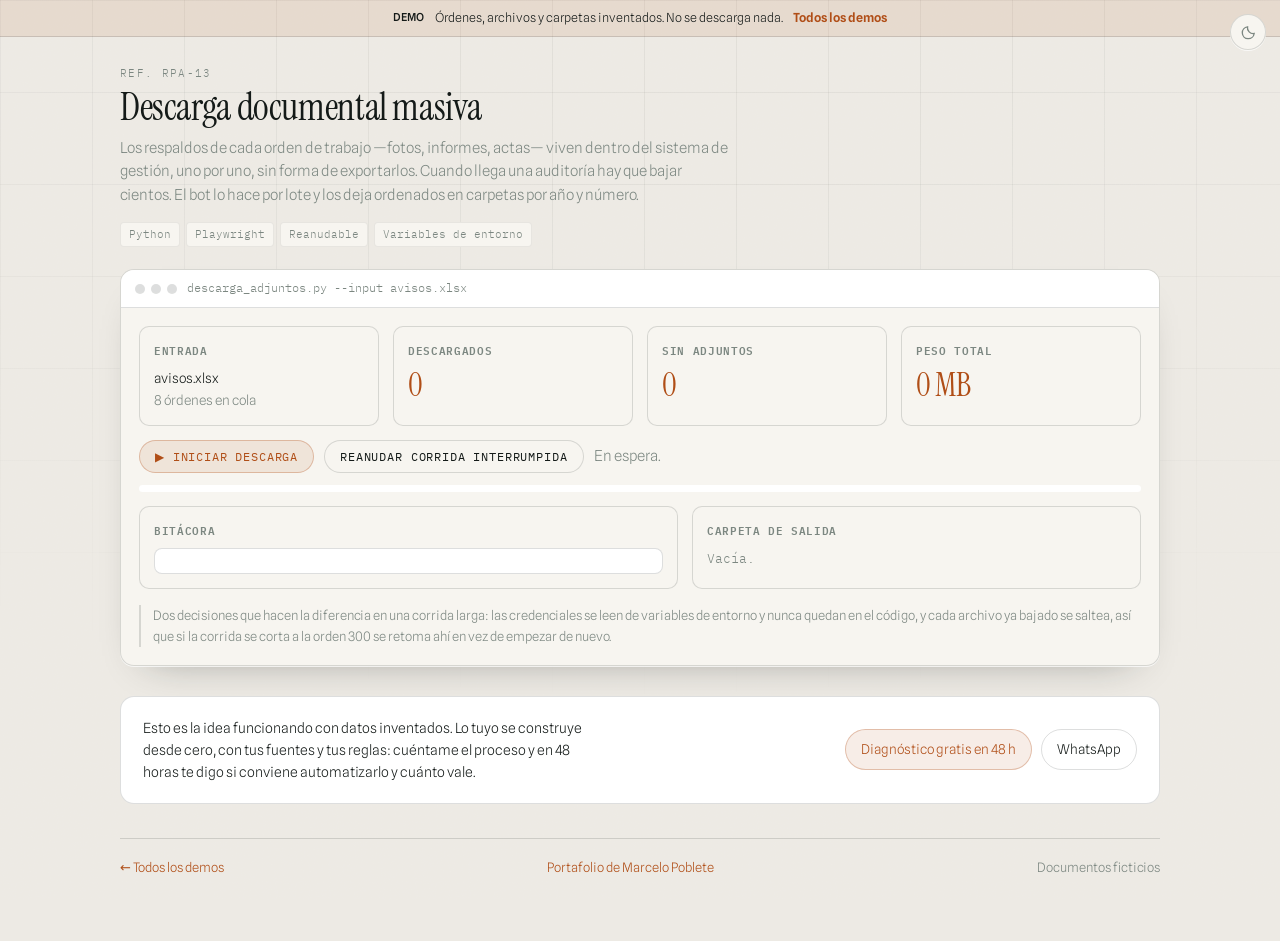
<file: demos/descarga-documental/index.html>
<!doctype html>
<html lang="es">
<head>
<meta charset="utf-8">
<meta name="viewport" content="width=device-width, initial-scale=1">
<title>Descarga documental masiva — Demo</title>
<meta name="description" content="Descarga documental masiva de respaldos, ordenada por año y número, reanudable si se corta.">
<link rel="canonical" href="https://chelocomc.github.io/demos/descarga-documental/">
<meta name="robots" content="index, follow">
<meta property="og:type" content="website">
<meta property="og:url" content="https://chelocomc.github.io/demos/descarga-documental/">
<meta property="og:title" content="Descarga documental masiva — Demo">
<meta property="og:description" content="Descarga documental masiva de respaldos, ordenada por año y número, reanudable si se corta.">
<meta property="og:locale" content="es_CL">
<meta name="twitter:card" content="summary">
<link rel="icon" href="data:image/svg+xml,%3Csvg xmlns='http://www.w3.org/2000/svg' viewBox='0 0 64 64'%3E%3Crect width='64' height='64' rx='14' fill='%230C100E'/%3E%3Cpath d='M14 46V18l18 16 18-16v28' fill='none' stroke='%23E4894A' stroke-width='5' stroke-linejoin='round' stroke-linecap='round'/%3E%3C/svg%3E">
<script src="../assets/tema.js"></script>

<link rel="preconnect" href="https://fonts.googleapis.com">
<link rel="preconnect" href="https://fonts.gstatic.com" crossorigin>
<link href="https://fonts.googleapis.com/css2?family=IBM+Plex+Mono:wght@400;500&family=Instrument+Serif&family=Spline+Sans:wght@300;400;500&display=swap" rel="stylesheet">
<link rel="stylesheet" href="../assets/demo.css">
<style>
  .arbol { font-family: var(--mono); font-size: 12.5px; line-height: 1.7; }
  .arbol .dir { color: var(--accent); }
  .arbol .f { color: var(--text-dim); }
</style>
</head>
<body>
<div class="demo-flag"><b>Demo</b><span>Órdenes, archivos y carpetas inventados. No se descarga nada.</span><a href="../index.html">Todos los demos</a></div>

<div class="wrap">
  <header class="page-head">
    <div class="ref">Ref. RPA-13</div>
    <h1>Descarga documental masiva</h1>
    <p>Los respaldos de cada orden de trabajo —fotos, informes, actas— viven dentro del sistema de gestión,
       uno por uno, sin forma de exportarlos. Cuando llega una auditoría hay que bajar cientos. El bot lo
       hace por lote y los deja ordenados en carpetas por año y número.</p>
    <div class="tags">
      <span class="tag">Python</span><span class="tag">Playwright</span><span class="tag">Reanudable</span>
      <span class="tag">Variables de entorno</span>
    </div>
  </header>

  <div class="app">
    <div class="app-bar"><span class="dots"><i></i><i></i><i></i></span><span class="app-url">descarga_adjuntos.py --input avisos.xlsx</span></div>
    <div class="app-body">
      <div class="grid" style="grid-template-columns:repeat(auto-fit,minmax(150px,1fr)); margin-bottom:14px">
        <div class="card"><h3>Entrada</h3><div style="font-size:13.5px">avisos.xlsx<br><span class="muted">8 órdenes en cola</span></div></div>
        <div class="card"><h3>Descargados</h3><div class="stat" id="s-ok">0</div></div>
        <div class="card"><h3>Sin adjuntos</h3><div class="stat" id="s-vacio">0</div></div>
        <div class="card"><h3>Peso total</h3><div class="stat" id="s-peso">0 MB</div></div>
      </div>

      <div class="row" style="margin-bottom:12px">
        <button class="btn" id="run">▶ Iniciar descarga</button>
        <button class="btn ghost" id="reanudar">Reanudar corrida interrumpida</button>
        <span class="muted" id="msg">En espera.</span>
      </div>
      <div class="bar" style="margin-bottom:14px"><i id="prog" style="width:0%"></i></div>

      <div class="grid" style="grid-template-columns:1.2fr 1fr">
        <div class="card"><h3>Bitácora</h3><pre class="log" id="log" style="max-height:300px"></pre></div>
        <div class="card"><h3>Carpeta de salida</h3><div class="arbol" id="arbol"><span class="muted">Vacía.</span></div></div>
      </div>

      <p class="note">Dos decisiones que hacen la diferencia en una corrida larga: las credenciales se leen
         de variables de entorno y nunca quedan en el código, y cada archivo ya bajado se saltea, así que
         si la corrida se corta a la orden 300 se retoma ahí en vez de empezar de nuevo.</p>
    </div>
  </div>


  <div class="demo-cta">
    <p>Esto es la idea funcionando con datos inventados. Lo tuyo se construye desde cero, con tus fuentes y tus reglas: cuéntame el proceso y en 48 horas te digo si conviene automatizarlo y cuánto vale.</p>
    <div class="acciones">
      <a class="primario" href="../index.html#contacto">Diagnóstico gratis en 48 h</a>
      <a href="https://wa.me/56942493856?text=Hola%20Marcelo%2C%20vi%20un%20demo%20en%20tu%20sitio%20y%20quiero%20algo%20parecido." target="_blank" rel="noopener">WhatsApp</a>
    </div>
  </div>

  <nav class="footer-nav">
    <a href="../index.html">← Todos los demos</a>
    <a href="../../index.html">Portafolio de Marcelo Poblete</a>
    <span>Documentos ficticios</span>
  </nav>
</div>

<script src="../assets/demo.js"></script>
<script>
const ordenes = [
  { n: '2026-04801', arch: ['foto_antes.jpg', 'foto_despues.jpg', 'informe_tecnico.pdf'], mb: 4.2 },
  { n: '2026-04802', arch: ['acta_recepcion.pdf'], mb: 0.8 },
  { n: '2026-04803', arch: [], mb: 0 },
  { n: '2026-04804', arch: ['foto_tablero.jpg', 'checklist.pdf'], mb: 2.6 },
  { n: '2026-04805', arch: ['informe_tecnico.pdf', 'certificado.pdf'], mb: 1.9 },
  { n: '2026-04806', arch: [], mb: 0 },
  { n: '2026-04807', arch: ['foto_antes.jpg', 'foto_despues.jpg'], mb: 3.4 },
  { n: '2026-04808', arch: ['informe_tecnico.pdf'], mb: 1.1 },
];

let yaBajadas = new Set();

async function correr(desde) {
  const log = document.getElementById('log');
  const arbol = document.getElementById('arbol');
  if (desde === 0) { log.textContent = ''; arbol.innerHTML = ''; yaBajadas = new Set(); }
  let ok = +document.getElementById('s-ok').textContent;
  let vacio = +document.getElementById('s-vacio').textContent;
  let peso = parseFloat(document.getElementById('s-peso').textContent) || 0;

  await logLines(log, ['credenciales leídas de variables de entorno', 'sesión iniciada'], 260);
  const salida = [];

  for (let i = desde; i < ordenes.length; i++) {
    const o = ordenes[i];
    document.getElementById('prog').style.width = Math.round(((i + 1) / ordenes.length) * 100) + '%';
    document.getElementById('msg').textContent = `Orden ${o.n} (${i + 1}/${ordenes.length})…`;
    await sleep(340);

    if (yaBajadas.has(o.n)) { log.textContent += `\n[${o.n}] ya descargada — se omite`; continue; }
    if (!o.arch.length) {
      vacio++;
      log.textContent += `\n[${o.n}] sin adjuntos`;
    } else {
      ok += o.arch.length; peso += o.mb;
      log.textContent += `\n[${o.n}] ${o.arch.length} archivo(s) · ${o.mb.toFixed(1)} MB`;
      salida.push(`<div><span class="dir">salida/2026/${o.n}/</span></div>` +
        o.arch.map((a) => `<div class="f">&nbsp;&nbsp;└─ ${a}</div>`).join(''));
      arbol.innerHTML = salida.join('');
    }
    yaBajadas.add(o.n);
    document.getElementById('s-ok').textContent = ok;
    document.getElementById('s-vacio').textContent = vacio;
    document.getElementById('s-peso').textContent = peso.toFixed(1) + ' MB';
    log.scrollTop = log.scrollHeight;
  }
  await logLines(log, [`corrida terminada · ${ok} archivos · ${peso.toFixed(1)} MB`], 260);
  document.getElementById('msg').textContent = `${ok} archivos descargados en ${ordenes.length} órdenes.`;
}

document.getElementById('run').addEventListener('click', async (ev) => {
  ev.currentTarget.disabled = true;
  document.getElementById('s-ok').textContent = '0';
  document.getElementById('s-vacio').textContent = '0';
  document.getElementById('s-peso').textContent = '0 MB';
  await correr(0);
  ev.currentTarget.disabled = false;
});

document.getElementById('reanudar').addEventListener('click', async (ev) => {
  ev.currentTarget.disabled = true;
  const log = document.getElementById('log');
  log.textContent = '';
  // Simula una corrida previa cortada a la mitad
  ordenes.slice(0, 4).forEach((o) => yaBajadas.add(o.n));
  await logLines(log, ['corrida anterior detectada: 4 órdenes ya procesadas', 'retomando desde 2026-04805'], 320);
  await correr(4);
  ev.currentTarget.disabled = false;
});
</script>
</body>
</html>
</file>
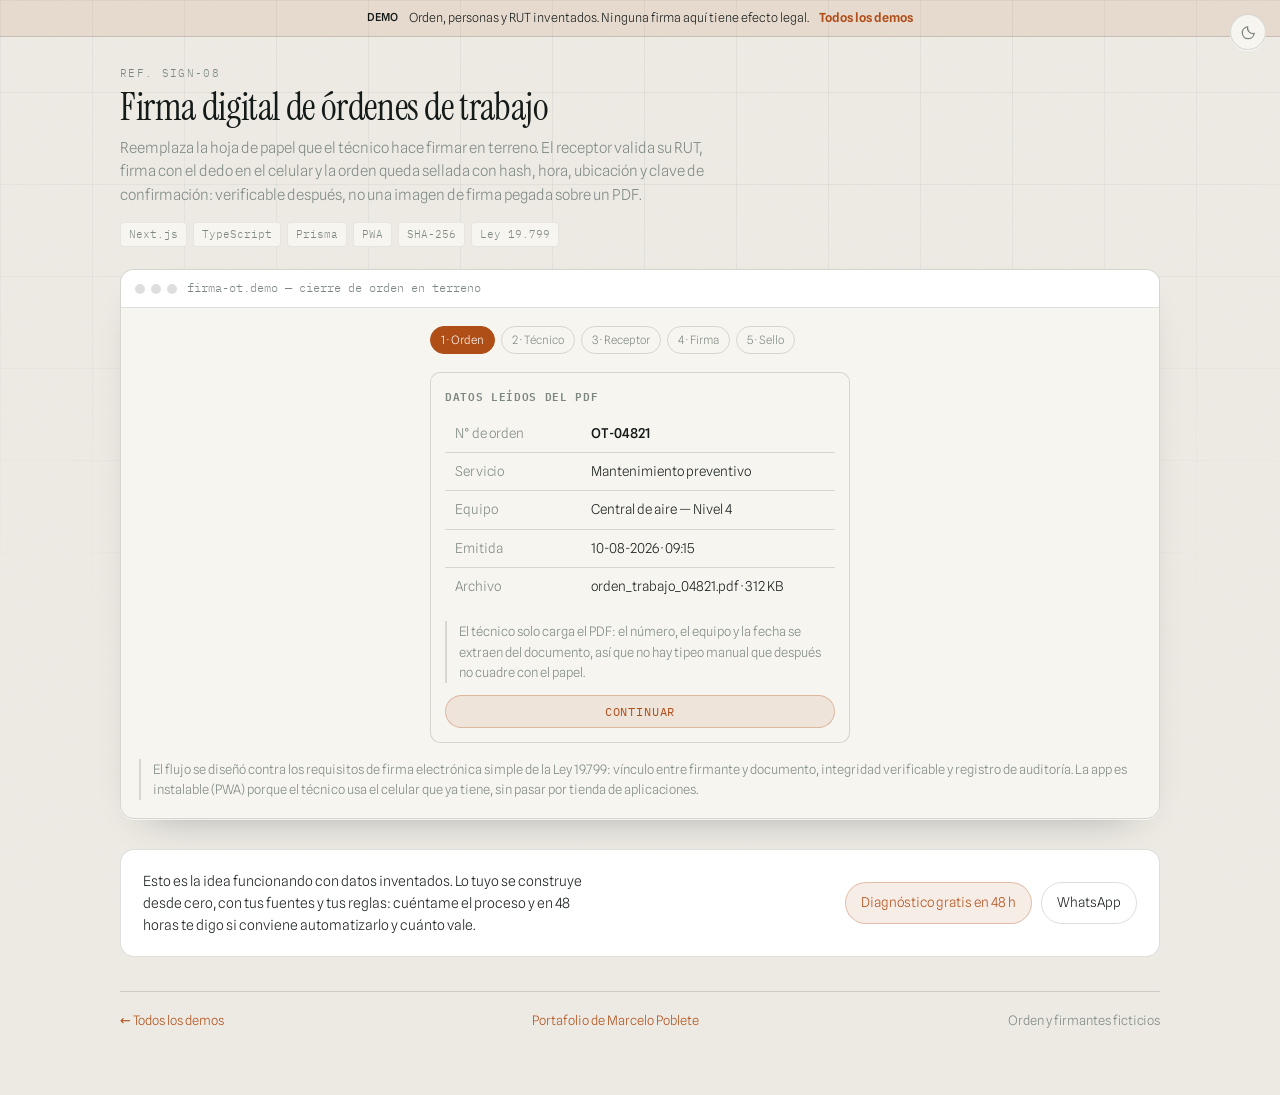
<file: demos/firma-ot/index.html>
<!doctype html>
<html lang="es">
<head>
<meta charset="utf-8">
<meta name="viewport" content="width=device-width, initial-scale=1">
<title>Firma digital de órdenes de trabajo — Demo</title>
<meta name="description" content="Firma digital de órdenes de trabajo en terreno, sellada con hash SHA-256, hora y ubicación.">
<link rel="canonical" href="https://chelocomc.github.io/demos/firma-ot/">
<meta name="robots" content="index, follow">
<meta property="og:type" content="website">
<meta property="og:url" content="https://chelocomc.github.io/demos/firma-ot/">
<meta property="og:title" content="Firma digital de órdenes de trabajo — Demo">
<meta property="og:description" content="Firma digital de órdenes de trabajo en terreno, sellada con hash SHA-256, hora y ubicación.">
<meta property="og:locale" content="es_CL">
<meta name="twitter:card" content="summary">
<link rel="icon" href="data:image/svg+xml,%3Csvg xmlns='http://www.w3.org/2000/svg' viewBox='0 0 64 64'%3E%3Crect width='64' height='64' rx='14' fill='%230C100E'/%3E%3Cpath d='M14 46V18l18 16 18-16v28' fill='none' stroke='%23E4894A' stroke-width='5' stroke-linejoin='round' stroke-linecap='round'/%3E%3C/svg%3E">
<script src="../assets/tema.js"></script>

<link rel="preconnect" href="https://fonts.googleapis.com">
<link rel="preconnect" href="https://fonts.gstatic.com" crossorigin>
<link href="https://fonts.googleapis.com/css2?family=IBM+Plex+Mono:wght@400;500&family=Instrument+Serif&family=Spline+Sans:wght@300;400;500&display=swap" rel="stylesheet">
<link rel="stylesheet" href="../assets/demo.css">
<style>
  .fase { display: flex; gap: 6px; margin-bottom: 18px; flex-wrap: wrap; }
  .fase span { font-size: 11.5px; padding: 4px 10px; border-radius: 999px; border: 1px solid var(--border); color: var(--text-dim); }
  .fase span.on { background: var(--accent); border-color: var(--accent); color: #fff; }
  .fase span.done { border-color: var(--ok); color: var(--ok); }
  #lienzo { width: 100%; height: 190px; border: 1px dashed var(--border); border-radius: 10px;
            background: var(--surface); touch-action: none; display: block; cursor: crosshair; }
  .check { display: flex; gap: 9px; align-items: flex-start; font-size: 13.5px; padding: 6px 0; }
  .check b { color: var(--ok); flex: none; }
  .recibo { font-family: var(--mono); font-size: 12px; background: var(--surface-2);
            border: 1px solid var(--border); border-radius: 8px; padding: 14px; overflow-x: auto; }
  .telefono { max-width: 420px; margin: 0 auto; }
</style>
</head>
<body>
<div class="demo-flag"><b>Demo</b><span>Orden, personas y RUT inventados. Ninguna firma aquí tiene efecto legal.</span><a href="../index.html">Todos los demos</a></div>

<div class="wrap">
  <header class="page-head">
    <div class="ref">Ref. SIGN-08</div>
    <h1>Firma digital de órdenes de trabajo</h1>
    <p>Reemplaza la hoja de papel que el técnico hace firmar en terreno. El receptor valida su RUT,
       firma con el dedo en el celular y la orden queda sellada con hash, hora, ubicación y clave de
       confirmación: verificable después, no una imagen de firma pegada sobre un PDF.</p>
    <div class="tags">
      <span class="tag">Next.js</span><span class="tag">TypeScript</span><span class="tag">Prisma</span>
      <span class="tag">PWA</span><span class="tag">SHA-256</span><span class="tag">Ley 19.799</span>
    </div>
  </header>

  <div class="app">
    <div class="app-bar"><span class="dots"><i></i><i></i><i></i></span><span class="app-url">firma-ot.demo — cierre de orden en terreno</span></div>
    <div class="app-body">
      <div class="telefono">
        <div class="fase" id="fase">
          <span data-f="1">1 · Orden</span><span data-f="2">2 · Técnico</span>
          <span data-f="3">3 · Receptor</span><span data-f="4">4 · Firma</span><span data-f="5">5 · Sello</span>
        </div>

        <!-- Paso 1 -->
        <section class="panel" id="f1">
          <div class="card">
            <h3>Datos leídos del PDF</h3>
            <div class="table-scroll">
              <table>
                <tbody>
                  <tr><td class="muted">N° de orden</td><td><b>OT-04821</b></td></tr>
                  <tr><td class="muted">Servicio</td><td>Mantenimiento preventivo</td></tr>
                  <tr><td class="muted">Equipo</td><td>Central de aire — Nivel 4</td></tr>
                  <tr><td class="muted">Emitida</td><td>10-08-2026 · 09:15</td></tr>
                  <tr><td class="muted">Archivo</td><td>orden_trabajo_04821.pdf · 312 KB</td></tr>
                </tbody>
              </table>
            </div>
            <p class="note">El técnico solo carga el PDF: el número, el equipo y la fecha se extraen
               del documento, así que no hay tipeo manual que después no cuadre con el papel.</p>
            <button class="btn" style="width:100%; margin-top:12px" data-ir="2">Continuar</button>
          </div>
        </section>

        <!-- Paso 2 -->
        <section class="panel" id="f2" hidden>
          <div class="card">
            <h3>Técnico responsable</h3>
            <div class="field"><label for="tec">Nombre</label><input id="tec" value="Camila Rojas (ficticio)"></div>
            <div class="field"><label for="cargo">Cargo</label><input id="cargo" value="Técnico de climatización"></div>
            <div class="field"><label for="obs">Observación del trabajo</label>
              <textarea id="obs" rows="3">Se cambió filtro y se registró presión de salida. Equipo operativo.</textarea></div>
            <button class="btn" style="width:100%" data-ir="3">Continuar</button>
          </div>
        </section>

        <!-- Paso 3 -->
        <section class="panel" id="f3" hidden>
          <div class="card">
            <h3>Receptor conforme</h3>
            <div class="field"><label for="rec">Nombre de quien recibe</label><input id="rec" value="Jorge Salinas (ficticio)"></div>
            <div class="field">
              <label for="rut">RUT (se valida el dígito verificador)</label>
              <input id="rut" value="12.345.678-5" inputmode="text">
              <div id="rut-msg" style="font-size:12.5px; margin-top:6px" class="muted">Escribe un RUT para validarlo.</div>
            </div>
            <button class="btn" style="width:100%" id="ir4" data-ir="4">Continuar a la firma</button>
          </div>
        </section>

        <!-- Paso 4 -->
        <section class="panel" id="f4" hidden>
          <div class="card">
            <h3>Firma en pantalla</h3>
            <canvas id="lienzo"></canvas>
            <div class="row" style="margin-top:10px">
              <button class="btn ghost" id="limpiar">Borrar</button>
              <button class="btn" id="sellar" style="flex:1">Firmar y sellar</button>
            </div>
            <p class="note">El lienzo está pensado para el dedo, no para el mouse: trazo grueso,
               área amplia y sin controles pequeños, porque se firma de pie en un pasillo.</p>
          </div>
        </section>

        <!-- Paso 5 -->
        <section class="panel" id="f5" hidden>
          <div class="card">
            <h3>Orden cerrada y verificable</h3>
            <div class="check"><b>✓</b><span>RUT válido — dígito verificador calculado con módulo 11.</span></div>
            <div class="check"><b>✓</b><span>Sello <b>SHA-256</b> sobre el documento más la firma: cualquier edición posterior lo rompe.</span></div>
            <div class="check"><b>✓</b><span>Hora, dispositivo y coordenadas registrados en la bitácora de auditoría.</span></div>
            <div class="check"><b>✓</b><span>Clave de confirmación de 6 dígitos enviada al receptor.</span></div>
            <div class="recibo" id="recibo" style="margin-top:14px"></div>
            <button class="btn ghost" style="width:100%; margin-top:12px" id="reiniciar">Volver a empezar</button>
          </div>
        </section>
      </div>

      <p class="note">El flujo se diseñó contra los requisitos de firma electrónica simple de la Ley 19.799:
         vínculo entre firmante y documento, integridad verificable y registro de auditoría. La app es
         instalable (PWA) porque el técnico usa el celular que ya tiene, sin pasar por tienda de aplicaciones.</p>
    </div>
  </div>


  <div class="demo-cta">
    <p>Esto es la idea funcionando con datos inventados. Lo tuyo se construye desde cero, con tus fuentes y tus reglas: cuéntame el proceso y en 48 horas te digo si conviene automatizarlo y cuánto vale.</p>
    <div class="acciones">
      <a class="primario" href="../index.html#contacto">Diagnóstico gratis en 48 h</a>
      <a href="https://wa.me/56942493856?text=Hola%20Marcelo%2C%20vi%20un%20demo%20en%20tu%20sitio%20y%20quiero%20algo%20parecido." target="_blank" rel="noopener">WhatsApp</a>
    </div>
  </div>

  <nav class="footer-nav">
    <a href="../index.html">← Todos los demos</a>
    <a href="../../index.html">Portafolio de Marcelo Poblete</a>
    <span>Orden y firmantes ficticios</span>
  </nav>
</div>

<script src="../assets/demo.js"></script>
<script>
/* ---------- Navegación entre pasos ---------- */
let paso = 1;
function irA(n) {
  paso = n;
  for (let i = 1; i <= 5; i++) document.getElementById('f' + i).hidden = i !== n;
  document.querySelectorAll('#fase span').forEach((s) => {
    const f = +s.dataset.f;
    s.classList.toggle('on', f === n);
    s.classList.toggle('done', f < n);
  });
  window.scrollTo({ top: 0, behavior: 'smooth' });
}
document.querySelectorAll('[data-ir]').forEach((b) => b.addEventListener('click', () => irA(+b.dataset.ir)));
irA(1);

/* ---------- Validación de RUT chileno (módulo 11) ---------- */
function rutValido(valor) {
  const limpio = valor.replace(/[.\-\s]/g, '').toUpperCase();
  if (!/^\d{7,8}[\dK]$/.test(limpio)) return false;
  const cuerpo = limpio.slice(0, -1);
  const dv = limpio.slice(-1);
  let suma = 0, factor = 2;
  for (let i = cuerpo.length - 1; i >= 0; i--) {
    suma += +cuerpo[i] * factor;
    factor = factor === 7 ? 2 : factor + 1;
  }
  const resto = 11 - (suma % 11);
  const esperado = resto === 11 ? '0' : resto === 10 ? 'K' : String(resto);
  return dv === esperado;
}

const rutInput = document.getElementById('rut');
const rutMsg = document.getElementById('rut-msg');
const btn4 = document.getElementById('ir4');
function revisarRut() {
  const ok = rutValido(rutInput.value);
  rutMsg.innerHTML = rutInput.value.trim() === ''
    ? 'Escribe un RUT para validarlo.'
    : ok ? '<span class="pill ok">RUT válido</span>' : '<span class="pill bad">Dígito verificador incorrecto</span>';
  btn4.disabled = !ok;
}
rutInput.addEventListener('input', revisarRut);
revisarRut();

/* ---------- Lienzo de firma ---------- */
const canvas = document.getElementById('lienzo');
const ctx = canvas.getContext('2d');
let trazos = 0;
function ajustar() {
  const r = canvas.getBoundingClientRect();
  const dpr = window.devicePixelRatio || 1;
  canvas.width = r.width * dpr; canvas.height = r.height * dpr;
  ctx.scale(dpr, dpr);
  ctx.lineWidth = 2.6; ctx.lineCap = 'round'; ctx.lineJoin = 'round';
  ctx.strokeStyle = getComputedStyle(document.body).color;
}
new ResizeObserver(ajustar).observe(canvas);
ajustar();

let dibujando = false;
const punto = (e) => {
  const r = canvas.getBoundingClientRect();
  return [e.clientX - r.left, e.clientY - r.top];
};
canvas.addEventListener('pointerdown', (e) => {
  dibujando = true; trazos++; canvas.setPointerCapture(e.pointerId);
  const [x, y] = punto(e); ctx.beginPath(); ctx.moveTo(x, y);
});
canvas.addEventListener('pointermove', (e) => {
  if (!dibujando) return;
  const [x, y] = punto(e); ctx.lineTo(x, y); ctx.stroke();
});
canvas.addEventListener('pointerup', () => { dibujando = false; });
document.getElementById('limpiar').addEventListener('click', () => {
  ctx.clearRect(0, 0, canvas.width, canvas.height); trazos = 0;
});

/* ---------- Sello: hash real del contenido firmado ---------- */
async function sha256(texto) {
  if (window.crypto?.subtle) {
    const buf = await crypto.subtle.digest('SHA-256', new TextEncoder().encode(texto));
    return [...new Uint8Array(buf)].map((b) => b.toString(16).padStart(2, '0')).join('');
  }
  // Sin crypto.subtle (contextos no seguros) el demo cae a un resumen no criptográfico,
  // solo para que la vista siga funcionando; el sistema real siempre usa SHA-256.
  let h = 0n;
  for (const c of texto) h = (h * 1099511628211n ^ BigInt(c.codePointAt(0))) & 0xffffffffffffffffn;
  return (h.toString(16) + '00').repeat(4).slice(0, 64);
}

document.getElementById('sellar').addEventListener('click', async () => {
  if (trazos === 0) {
    document.getElementById('lienzo').style.borderColor = 'var(--bad)';
    return;
  }
  document.getElementById('lienzo').style.borderColor = '';
  const ahora = new Date();
  const contenido = [
    'OT-04821', document.getElementById('tec').value, document.getElementById('rec').value,
    rutInput.value, document.getElementById('obs').value, ahora.toISOString(),
    canvas.toDataURL('image/png').slice(0, 2000),
  ].join('|');
  const hash = await sha256(contenido);
  const clave = String(Math.floor(100000 + Math.random() * 900000));
  document.getElementById('recibo').textContent =
`orden        : OT-04821
receptor     : ${document.getElementById('rec').value}
rut          : ${rutInput.value}
tecnico      : ${document.getElementById('tec').value}
firmado      : ${ahora.toLocaleString('es-CL')}
dispositivo  : móvil (PWA)
ubicación    : -33.4372, -70.6506  (coordenadas ficticias)
sha-256      : ${hash}
confirmación : ${clave}
estado       : CERRADA · verificable`;
  irA(5);
});

document.getElementById('reiniciar').addEventListener('click', () => {
  ctx.clearRect(0, 0, canvas.width, canvas.height); trazos = 0; irA(1);
});
</script>
</body>
</html>
</file>
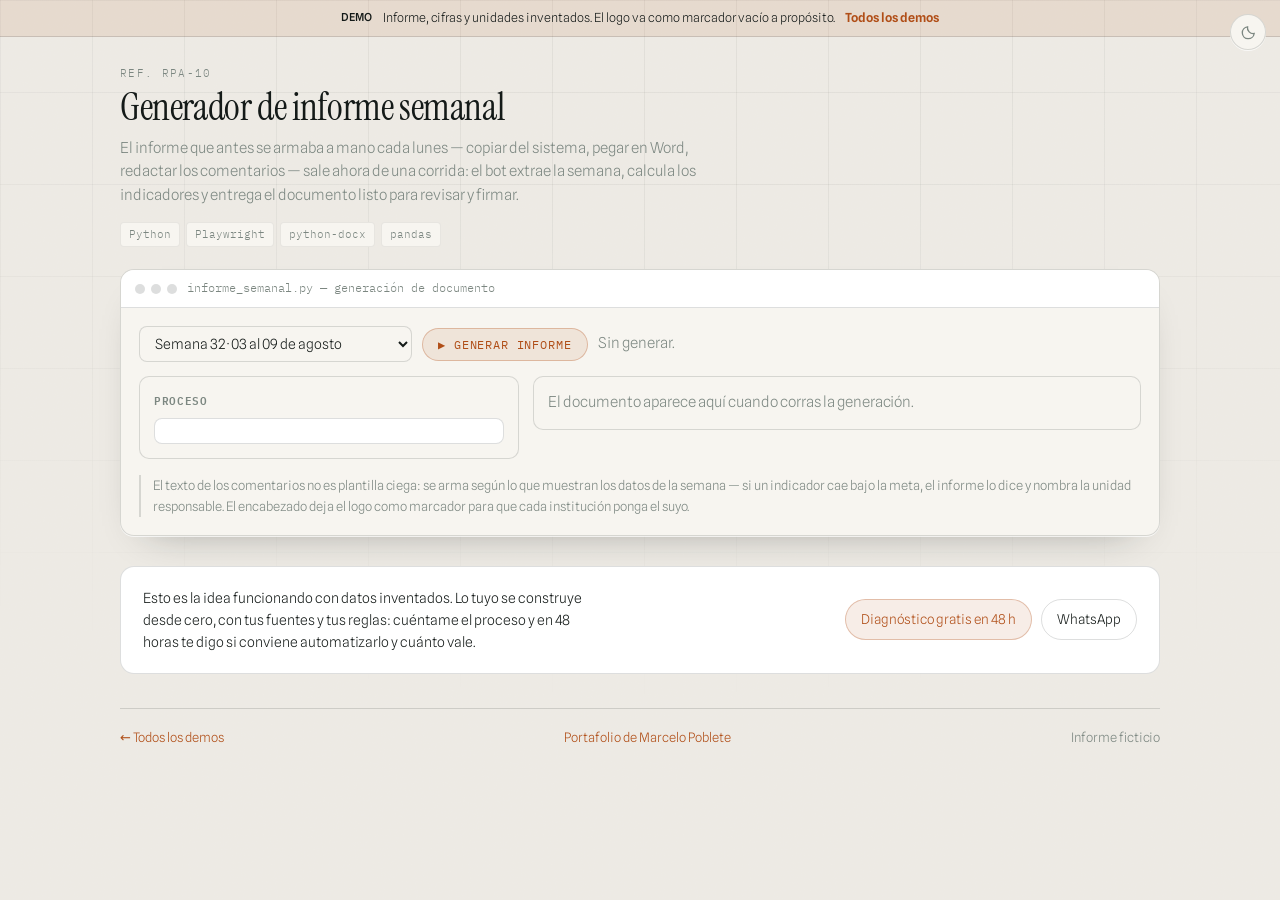
<file: demos/informe-semanal/index.html>
<!doctype html>
<html lang="es">
<head>
<meta charset="utf-8">
<meta name="viewport" content="width=device-width, initial-scale=1">
<title>Generador de informe semanal — Demo</title>
<meta name="description" content="Generador de informe semanal: extrae, calcula indicadores y entrega el documento redactado en una corrida.">
<link rel="canonical" href="https://chelocomc.github.io/demos/informe-semanal/">
<meta name="robots" content="index, follow">
<meta property="og:type" content="website">
<meta property="og:url" content="https://chelocomc.github.io/demos/informe-semanal/">
<meta property="og:title" content="Generador de informe semanal — Demo">
<meta property="og:description" content="Generador de informe semanal: extrae, calcula indicadores y entrega el documento redactado en una corrida.">
<meta property="og:locale" content="es_CL">
<meta name="twitter:card" content="summary">
<link rel="icon" href="data:image/svg+xml,%3Csvg xmlns='http://www.w3.org/2000/svg' viewBox='0 0 64 64'%3E%3Crect width='64' height='64' rx='14' fill='%230C100E'/%3E%3Cpath d='M14 46V18l18 16 18-16v28' fill='none' stroke='%23E4894A' stroke-width='5' stroke-linejoin='round' stroke-linecap='round'/%3E%3C/svg%3E">
<script src="../assets/tema.js"></script>

<link rel="preconnect" href="https://fonts.googleapis.com">
<link rel="preconnect" href="https://fonts.gstatic.com" crossorigin>
<link href="https://fonts.googleapis.com/css2?family=IBM+Plex+Mono:wght@400;500&family=Instrument+Serif&family=Spline+Sans:wght@300;400;500&display=swap" rel="stylesheet">
<link rel="stylesheet" href="../assets/demo.css">
<style>
  .hoja { background: #fff; color: #111; border: 1px solid var(--border); border-radius: 6px; padding: 26px 30px;
          font-family: Georgia, "Times New Roman", serif; font-size: 13px; line-height: 1.55; box-shadow: var(--shadow); }
  .hoja h4 { font-family: var(--sans); font-size: 15px; margin: 0 0 4px; }
  .hoja h5 { font-family: var(--sans); font-size: 12px; text-transform: uppercase; letter-spacing: .06em;
             color: #555; margin: 18px 0 6px; }
  .hoja table { min-width: 0; font-family: var(--sans); font-size: 12px; }
  .hoja th, .hoja td { border-bottom: 1px solid #ddd; color: #111; }
  .hoja th { color: #555; }
  .hoja .cab { border-bottom: 2px solid #111; padding-bottom: 8px; margin-bottom: 14px;
               display: flex; justify-content: space-between; align-items: baseline; gap: 12px; flex-wrap: wrap; }
  .hoja .marca { width: 84px; height: 22px; border: 1px dashed #bbb; border-radius: 3px; font-family: var(--sans);
                 font-size: 9px; color: #999; display: grid; place-items: center; }
</style>
</head>
<body>
<div class="demo-flag"><b>Demo</b><span>Informe, cifras y unidades inventados. El logo va como marcador vacío a propósito.</span><a href="../index.html">Todos los demos</a></div>

<div class="wrap">
  <header class="page-head">
    <div class="ref">Ref. RPA-10</div>
    <h1>Generador de informe semanal</h1>
    <p>El informe que antes se armaba a mano cada lunes — copiar del sistema, pegar en Word, redactar los
       comentarios — sale ahora de una corrida: el bot extrae la semana, calcula los indicadores y entrega
       el documento listo para revisar y firmar.</p>
    <div class="tags">
      <span class="tag">Python</span><span class="tag">Playwright</span><span class="tag">python-docx</span>
      <span class="tag">pandas</span>
    </div>
  </header>

  <div class="app">
    <div class="app-bar"><span class="dots"><i></i><i></i><i></i></span><span class="app-url">informe_semanal.py — generación de documento</span></div>
    <div class="app-body">
      <div class="row" style="margin-bottom:14px">
        <select id="semana" style="width:auto; min-width:220px">
          <option>Semana 32 · 03 al 09 de agosto</option>
          <option>Semana 31 · 27 de julio al 02 de agosto</option>
          <option>Semana 30 · 20 al 26 de julio</option>
        </select>
        <button class="btn" id="run">▶ Generar informe</button>
        <span class="muted" id="msg">Sin generar.</span>
      </div>

      <div class="grid" style="grid-template-columns:1fr 1.6fr">
        <div class="card"><h3>Proceso</h3><pre class="log" id="log" style="max-height:320px"></pre></div>
        <div>
          <div class="hoja" id="hoja" hidden></div>
          <div class="card" id="vacio"><span class="muted">El documento aparece aquí cuando corras la generación.</span></div>
        </div>
      </div>

      <p class="note">El texto de los comentarios no es plantilla ciega: se arma según lo que muestran los
         datos de la semana — si un indicador cae bajo la meta, el informe lo dice y nombra la unidad
         responsable. El encabezado deja el logo como marcador para que cada institución ponga el suyo.</p>
    </div>
  </div>


  <div class="demo-cta">
    <p>Esto es la idea funcionando con datos inventados. Lo tuyo se construye desde cero, con tus fuentes y tus reglas: cuéntame el proceso y en 48 horas te digo si conviene automatizarlo y cuánto vale.</p>
    <div class="acciones">
      <a class="primario" href="../index.html#contacto">Diagnóstico gratis en 48 h</a>
      <a href="https://wa.me/56942493856?text=Hola%20Marcelo%2C%20vi%20un%20demo%20en%20tu%20sitio%20y%20quiero%20algo%20parecido." target="_blank" rel="noopener">WhatsApp</a>
    </div>
  </div>

  <nav class="footer-nav">
    <a href="../index.html">← Todos los demos</a>
    <a href="../../index.html">Portafolio de Marcelo Poblete</a>
    <span>Informe ficticio</span>
  </nav>
</div>

<script src="../assets/demo.js"></script>
<script>
const semanas = [
  { n: 32, rango: '03 al 09 de agosto de 2026', avisos: 148, cerrados: 131, sla: 0.93,
    unidades: [['Climatización', 42, 40], ['Electricidad', 31, 30], ['Transporte vertical', 18, 12], ['Agua y sanitarios', 57, 49]] },
  { n: 31, rango: '27 de julio al 02 de agosto de 2026', avisos: 132, cerrados: 127, sla: 0.96,
    unidades: [['Climatización', 38, 37], ['Electricidad', 27, 27], ['Transporte vertical', 15, 14], ['Agua y sanitarios', 52, 49]] },
  { n: 30, rango: '20 al 26 de julio de 2026', avisos: 141, cerrados: 138, sla: 0.98,
    unidades: [['Climatización', 40, 40], ['Electricidad', 29, 28], ['Transporte vertical', 17, 17], ['Agua y sanitarios', 55, 53]] },
];

document.getElementById('run').addEventListener('click', async (ev) => {
  ev.currentTarget.disabled = true;
  const s = semanas[document.getElementById('semana').selectedIndex];
  const log = document.getElementById('log');
  log.textContent = '';
  document.getElementById('hoja').hidden = true;
  document.getElementById('vacio').hidden = false;

  await logLines(log, [
    'sesión iniciada en el sistema de gestión',
    `filtrando semana ${s.n} (${s.rango})`,
    `${s.avisos} avisos leídos`,
    'clasificando por unidad y estado',
    'calculando cumplimiento de SLA',
    'redactando comentarios según desviaciones',
    'documento escrito: informe_semana_' + s.n + '.docx',
  ], 380);

  const bajo = s.unidades.filter(([, t, c]) => c / t < 0.9);
  const comentario = bajo.length
    ? `Se observa desviación en ${bajo.map((u) => u[0]).join(' y ')}: el cierre de avisos quedó bajo la meta del 90%. Se solicita plan de recuperación para la semana siguiente.`
    : 'Todas las unidades cumplen la meta de cierre del 90%. No se registran desviaciones que requieran plan de acción.';

  document.getElementById('hoja').innerHTML = `
    <div class="cab">
      <div><h4>Informe semanal de mantenimiento</h4><span style="color:#555">Semana ${s.n} · ${s.rango}</span></div>
      <div class="marca">logo cliente</div>
    </div>
    <h5>1. Resumen</h5>
    <p>Durante la semana se registraron <b>${s.avisos}</b> avisos, de los cuales se cerraron
       <b>${s.cerrados}</b> (${Math.round((s.cerrados / s.avisos) * 100)}%). El cumplimiento de los
       plazos comprometidos alcanzó un <b>${Math.round(s.sla * 100)}%</b>.</p>
    <h5>2. Detalle por unidad</h5>
    <table>
      <thead><tr><th>Unidad</th><th>Avisos</th><th>Cerrados</th><th>%</th></tr></thead>
      <tbody>${s.unidades.map(([u, t, c]) =>
        `<tr><td>${u}</td><td>${t}</td><td>${c}</td><td>${Math.round((c / t) * 100)}%</td></tr>`).join('')}</tbody>
    </table>
    <h5>3. Observaciones</h5>
    <p>${comentario}</p>
    <p style="color:#777; font-size:11px; margin-top:22px">Documento generado automáticamente ·
       datos ficticios de demostración</p>`;
  document.getElementById('hoja').hidden = false;
  document.getElementById('vacio').hidden = true;
  document.getElementById('msg').textContent = `informe_semana_${s.n}.docx generado.`;
  ev.currentTarget.disabled = false;
});
</script>
</body>
</html>
</file>
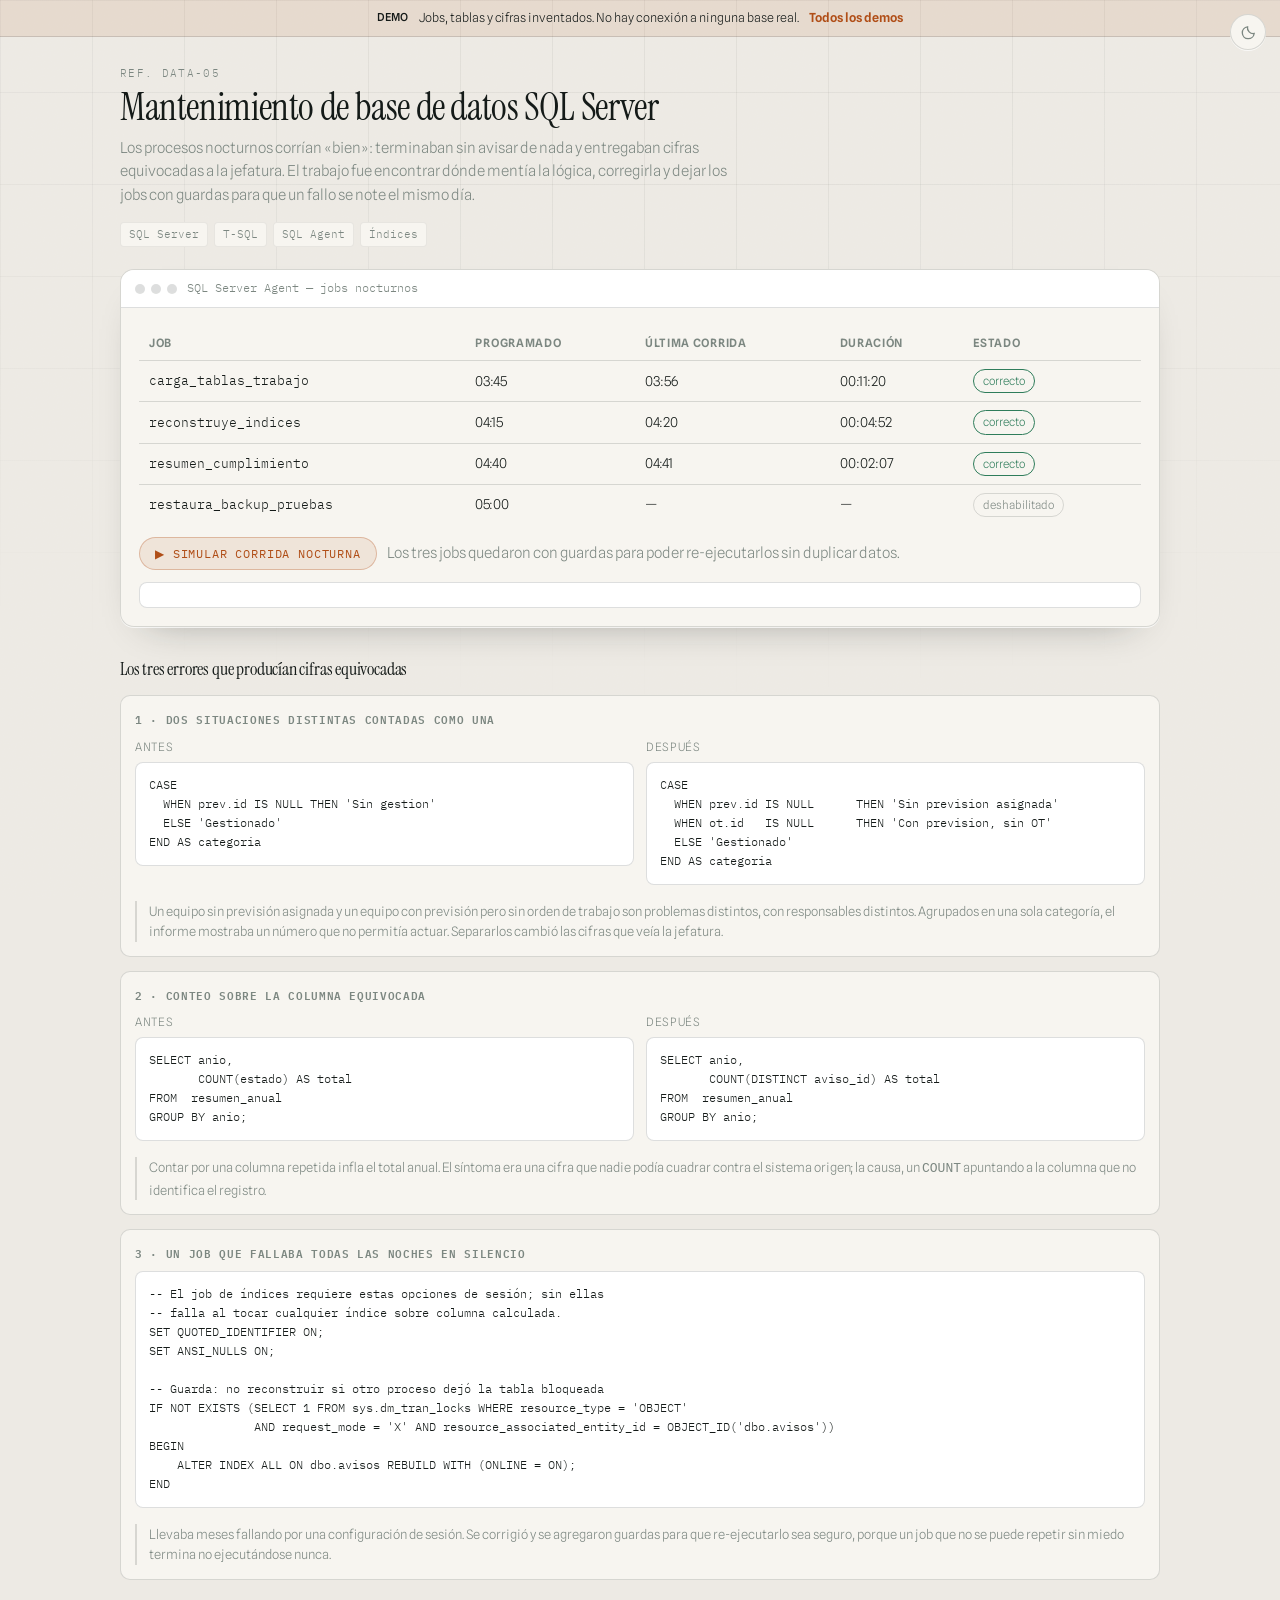
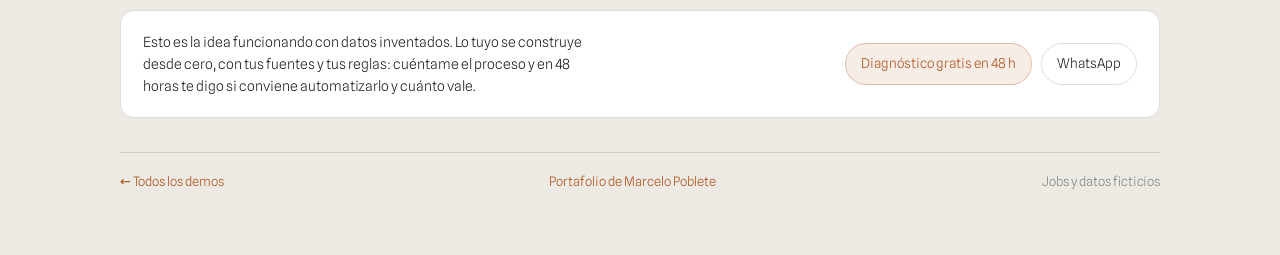
<file: demos/mantencion-sql/index.html>
<!doctype html>
<html lang="es">
<head>
<meta charset="utf-8">
<meta name="viewport" content="width=device-width, initial-scale=1">
<title>Mantenimiento de base de datos SQL Server — Demo</title>
<meta name="description" content="Mantenimiento de SQL Server: procesos nocturnos que entregaban cifras equivocadas sin fallar, y cómo quedaron.">
<link rel="canonical" href="https://chelocomc.github.io/demos/mantencion-sql/">
<meta name="robots" content="index, follow">
<meta property="og:type" content="website">
<meta property="og:url" content="https://chelocomc.github.io/demos/mantencion-sql/">
<meta property="og:title" content="Mantenimiento de base de datos SQL Server — Demo">
<meta property="og:description" content="Mantenimiento de SQL Server: procesos nocturnos que entregaban cifras equivocadas sin fallar, y cómo quedaron.">
<meta property="og:locale" content="es_CL">
<meta name="twitter:card" content="summary">
<link rel="icon" href="data:image/svg+xml,%3Csvg xmlns='http://www.w3.org/2000/svg' viewBox='0 0 64 64'%3E%3Crect width='64' height='64' rx='14' fill='%230C100E'/%3E%3Cpath d='M14 46V18l18 16 18-16v28' fill='none' stroke='%23E4894A' stroke-width='5' stroke-linejoin='round' stroke-linecap='round'/%3E%3C/svg%3E">
<script src="../assets/tema.js"></script>

<link rel="preconnect" href="https://fonts.googleapis.com">
<link rel="preconnect" href="https://fonts.gstatic.com" crossorigin>
<link href="https://fonts.googleapis.com/css2?family=IBM+Plex+Mono:wght@400;500&family=Instrument+Serif&family=Spline+Sans:wght@300;400;500&display=swap" rel="stylesheet">
<link rel="stylesheet" href="../assets/demo.css">
<style>
  .sql { font-family: var(--mono); font-size: 12px; background: var(--surface-2); border: 1px solid var(--border);
         border-radius: 8px; padding: 13px; overflow-x: auto; white-space: pre; margin: 0; }
  .antes-despues { display: grid; gap: 12px; grid-template-columns: 1fr 1fr; }
  @media (max-width: 720px) { .antes-despues { grid-template-columns: 1fr; } }
  .etiqueta { font-size: 11.5px; text-transform: uppercase; letter-spacing: .06em; color: var(--text-dim); margin-bottom: 6px; }
</style>
</head>
<body>
<div class="demo-flag"><b>Demo</b><span>Jobs, tablas y cifras inventados. No hay conexión a ninguna base real.</span><a href="../index.html">Todos los demos</a></div>

<div class="wrap">
  <header class="page-head">
    <div class="ref">Ref. DATA-05</div>
    <h1>Mantenimiento de base de datos SQL Server</h1>
    <p>Los procesos nocturnos corrían «bien»: terminaban sin avisar de nada y entregaban cifras
       equivocadas a la jefatura. El trabajo fue encontrar dónde mentía la lógica, corregirla y dejar
       los jobs con guardas para que un fallo se note el mismo día.</p>
    <div class="tags">
      <span class="tag">SQL Server</span><span class="tag">T-SQL</span><span class="tag">SQL Agent</span>
      <span class="tag">Índices</span>
    </div>
  </header>

  <div class="app">
    <div class="app-bar"><span class="dots"><i></i><i></i><i></i></span><span class="app-url">SQL Server Agent — jobs nocturnos</span></div>
    <div class="app-body">
      <div class="table-scroll">
        <table>
          <thead><tr><th>Job</th><th>Programado</th><th>Última corrida</th><th>Duración</th><th>Estado</th></tr></thead>
          <tbody id="t-jobs"></tbody>
        </table>
      </div>
      <div class="row" style="margin-top:12px">
        <button class="btn" id="run">▶ Simular corrida nocturna</button>
        <span class="muted" id="msg">Los tres jobs quedaron con guardas para poder re-ejecutarlos sin duplicar datos.</span>
      </div>
      <pre class="log" id="log" style="margin-top:12px"></pre>
    </div>
  </div>

  <h2 style="font-size:18px; margin:28px 0 12px">Los tres errores que producían cifras equivocadas</h2>

  <div class="card" style="margin-bottom:14px">
    <h3>1 · Dos situaciones distintas contadas como una</h3>
    <div class="antes-despues">
      <div><div class="etiqueta">Antes</div><pre class="sql">CASE
  WHEN prev.id IS NULL THEN 'Sin gestion'
  ELSE 'Gestionado'
END AS categoria</pre></div>
      <div><div class="etiqueta">Después</div><pre class="sql">CASE
  WHEN prev.id IS NULL      THEN 'Sin prevision asignada'
  WHEN ot.id   IS NULL      THEN 'Con prevision, sin OT'
  ELSE 'Gestionado'
END AS categoria</pre></div>
    </div>
    <p class="note">Un equipo sin previsión asignada y un equipo con previsión pero sin orden de trabajo
       son problemas distintos, con responsables distintos. Agrupados en una sola categoría, el informe
       mostraba un número que no permitía actuar. Separarlos cambió las cifras que veía la jefatura.</p>
  </div>

  <div class="card" style="margin-bottom:14px">
    <h3>2 · Conteo sobre la columna equivocada</h3>
    <div class="antes-despues">
      <div><div class="etiqueta">Antes</div><pre class="sql">SELECT anio,
       COUNT(estado) AS total
FROM  resumen_anual
GROUP BY anio;</pre></div>
      <div><div class="etiqueta">Después</div><pre class="sql">SELECT anio,
       COUNT(DISTINCT aviso_id) AS total
FROM  resumen_anual
GROUP BY anio;</pre></div>
    </div>
    <p class="note">Contar por una columna repetida infla el total anual. El síntoma era una cifra que
       nadie podía cuadrar contra el sistema origen; la causa, un <code>COUNT</code> apuntando a la
       columna que no identifica el registro.</p>
  </div>

  <div class="card">
    <h3>3 · Un job que fallaba todas las noches en silencio</h3>
    <pre class="sql">-- El job de índices requiere estas opciones de sesión; sin ellas
-- falla al tocar cualquier índice sobre columna calculada.
SET QUOTED_IDENTIFIER ON;
SET ANSI_NULLS ON;

-- Guarda: no reconstruir si otro proceso dejó la tabla bloqueada
IF NOT EXISTS (SELECT 1 FROM sys.dm_tran_locks WHERE resource_type = 'OBJECT'
               AND request_mode = 'X' AND resource_associated_entity_id = OBJECT_ID('dbo.avisos'))
BEGIN
    ALTER INDEX ALL ON dbo.avisos REBUILD WITH (ONLINE = ON);
END</pre>
    <p class="note">Llevaba meses fallando por una configuración de sesión. Se corrigió y se agregaron
       guardas para que re-ejecutarlo sea seguro, porque un job que no se puede repetir sin miedo
       termina no ejecutándose nunca.</p>
  </div>


  <div class="demo-cta">
    <p>Esto es la idea funcionando con datos inventados. Lo tuyo se construye desde cero, con tus fuentes y tus reglas: cuéntame el proceso y en 48 horas te digo si conviene automatizarlo y cuánto vale.</p>
    <div class="acciones">
      <a class="primario" href="../index.html#contacto">Diagnóstico gratis en 48 h</a>
      <a href="https://wa.me/56942493856?text=Hola%20Marcelo%2C%20vi%20un%20demo%20en%20tu%20sitio%20y%20quiero%20algo%20parecido." target="_blank" rel="noopener">WhatsApp</a>
    </div>
  </div>

  <nav class="footer-nav">
    <a href="../index.html">← Todos los demos</a>
    <a href="../../index.html">Portafolio de Marcelo Poblete</a>
    <span>Jobs y datos ficticios</span>
  </nav>
</div>

<script src="../assets/demo.js"></script>
<script>
const jobs = [
  { n: 'carga_tablas_trabajo',   p: '03:45', h: '03:56', d: '00:11:20', st: 'ok'  },
  { n: 'reconstruye_indices',    p: '04:15', h: '04:20', d: '00:04:52', st: 'ok'  },
  { n: 'resumen_cumplimiento',   p: '04:40', h: '04:41', d: '00:02:07', st: 'ok'  },
  { n: 'restaura_backup_pruebas',p: '05:00', h: '—',     d: '—',        st: 'off' },
];
const est = { ok: ['ok', 'correcto'], off: ['dim', 'deshabilitado'], err: ['bad', 'con error'] };
function pintarJobs() {
  document.getElementById('t-jobs').innerHTML = jobs.map((j) =>
    `<tr><td style="font-family:var(--mono);font-size:12.5px">${j.n}</td><td>${j.p}</td><td>${j.h}</td><td>${j.d}</td>
     <td><span class="pill ${est[j.st][0]}">${est[j.st][1]}</span></td></tr>`).join('');
}
pintarJobs();

document.getElementById('run').addEventListener('click', async (ev) => {
  ev.currentTarget.disabled = true;
  const log = document.getElementById('log');
  log.textContent = '';
  await logLines(log, [
    '03:45:00  carga_tablas_trabajo — inicio',
    '03:45:02  origen validado: 18.402 filas leídas',
    '03:56:20  categorías: 3 valores distintos (antes 2) — OK',
    '03:56:21  carga_tablas_trabajo — correcto (00:11:20)',
    '04:15:00  reconstruye_indices — inicio',
    '04:15:00  SET QUOTED_IDENTIFIER ON · SET ANSI_NULLS ON',
    '04:19:52  9 índices reconstruidos, 0 bloqueos',
    '04:20:00  reconstruye_indices — correcto (00:04:52)',
    '04:40:00  resumen_cumplimiento — inicio',
    '04:41:07  COUNT(DISTINCT aviso_id) = 14.208 (cuadra con origen)',
    '04:41:07  resumen_cumplimiento — correcto (00:02:07)',
    '04:41:08  corrida nocturna finalizada sin errores',
  ], 300);
  document.getElementById('msg').textContent = 'Corrida simulada: 3 jobs, 0 errores, cifras cuadradas contra el origen.';
  ev.currentTarget.disabled = false;
});
</script>
</body>
</html>
</file>
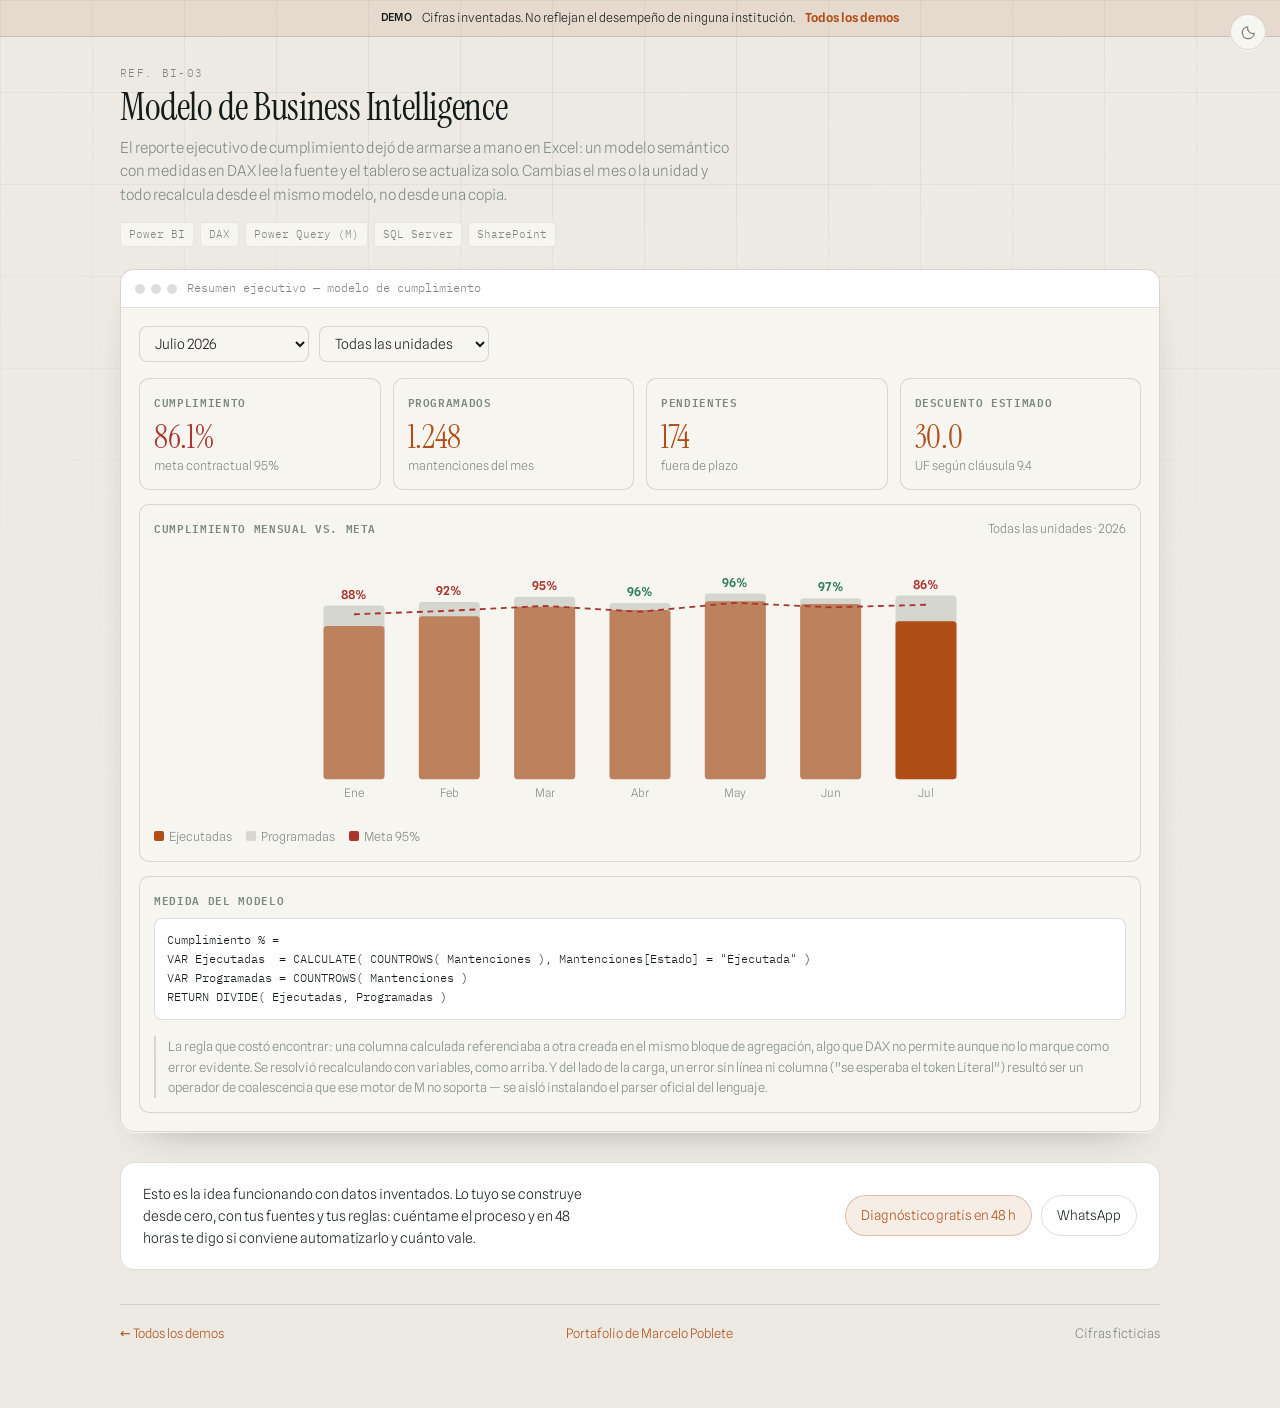
<file: demos/modelo-bi/index.html>
<!doctype html>
<html lang="es">
<head>
<meta charset="utf-8">
<meta name="viewport" content="width=device-width, initial-scale=1">
<title>Modelo de Business Intelligence — Demo</title>
<meta name="description" content="Modelo de Business Intelligence: el reporte ejecutivo de cumplimiento se actualiza solo desde un modelo semántico.">
<link rel="canonical" href="https://chelocomc.github.io/demos/modelo-bi/">
<meta name="robots" content="index, follow">
<meta property="og:type" content="website">
<meta property="og:url" content="https://chelocomc.github.io/demos/modelo-bi/">
<meta property="og:title" content="Modelo de Business Intelligence — Demo">
<meta property="og:description" content="Modelo de Business Intelligence: el reporte ejecutivo de cumplimiento se actualiza solo desde un modelo semántico.">
<meta property="og:locale" content="es_CL">
<meta name="twitter:card" content="summary">
<link rel="icon" href="data:image/svg+xml,%3Csvg xmlns='http://www.w3.org/2000/svg' viewBox='0 0 64 64'%3E%3Crect width='64' height='64' rx='14' fill='%230C100E'/%3E%3Cpath d='M14 46V18l18 16 18-16v28' fill='none' stroke='%23E4894A' stroke-width='5' stroke-linejoin='round' stroke-linecap='round'/%3E%3C/svg%3E">
<script src="../assets/tema.js"></script>

<link rel="preconnect" href="https://fonts.googleapis.com">
<link rel="preconnect" href="https://fonts.gstatic.com" crossorigin>
<link href="https://fonts.googleapis.com/css2?family=IBM+Plex+Mono:wght@400;500&family=Instrument+Serif&family=Spline+Sans:wght@300;400;500&display=swap" rel="stylesheet">
<link rel="stylesheet" href="../assets/demo.css">
<style>
  .kpis { display: grid; gap: 12px; grid-template-columns: repeat(auto-fit, minmax(140px, 1fr)); }
  .chart { width: 100%; height: auto; max-height: 280px; display: block; }
  .leyenda { display: flex; gap: 14px; flex-wrap: wrap; font-size: 12.5px; color: var(--text-dim); margin-top: 8px; }
  .leyenda i { width: 10px; height: 10px; border-radius: 2px; display: inline-block; margin-right: 5px; }
  .filtros { display: flex; gap: 10px; flex-wrap: wrap; margin-bottom: 16px; }
  .filtros select { width: auto; min-width: 170px; }
</style>
</head>
<body>
<div class="demo-flag"><b>Demo</b><span>Cifras inventadas. No reflejan el desempeño de ninguna institución.</span><a href="../index.html">Todos los demos</a></div>

<div class="wrap">
  <header class="page-head">
    <div class="ref">Ref. BI-03</div>
    <h1>Modelo de Business Intelligence</h1>
    <p>El reporte ejecutivo de cumplimiento dejó de armarse a mano en Excel: un modelo semántico con
       medidas en DAX lee la fuente y el tablero se actualiza solo. Cambias el mes o la unidad y todo
       recalcula desde el mismo modelo, no desde una copia.</p>
    <div class="tags">
      <span class="tag">Power BI</span><span class="tag">DAX</span><span class="tag">Power Query (M)</span>
      <span class="tag">SQL Server</span><span class="tag">SharePoint</span>
    </div>
  </header>

  <div class="app">
    <div class="app-bar"><span class="dots"><i></i><i></i><i></i></span><span class="app-url">Resumen ejecutivo — modelo de cumplimiento</span></div>
    <div class="app-body">
      <div class="filtros">
        <select id="mes"></select>
        <select id="unidad">
          <option>Todas las unidades</option>
          <option>Climatización</option>
          <option>Electricidad</option>
          <option>Transporte vertical</option>
          <option>Agua y sanitarios</option>
        </select>
      </div>

      <div class="kpis">
        <div class="card"><h3>Cumplimiento</h3><div class="stat" id="k-cump">—</div><div class="stat-label">meta contractual 95%</div></div>
        <div class="card"><h3>Programados</h3><div class="stat" id="k-prog">—</div><div class="stat-label">mantenciones del mes</div></div>
        <div class="card"><h3>Pendientes</h3><div class="stat" id="k-pend">—</div><div class="stat-label">fuera de plazo</div></div>
        <div class="card"><h3>Descuento estimado</h3><div class="stat" id="k-desc">—</div><div class="stat-label">UF según cláusula 9.4</div></div>
      </div>

      <div class="card" style="margin-top:14px">
        <div class="spread"><h3 style="margin:0">Cumplimiento mensual vs. meta</h3><span class="muted" id="pie-chart" style="font-size:12.5px"></span></div>
        <svg class="chart" id="grafico" viewBox="0 0 640 240" role="img" aria-label="Gráfico de cumplimiento mensual"></svg>
        <div class="leyenda">
          <span><i style="background:var(--accent)"></i>Ejecutadas</span>
          <span><i style="background:var(--border)"></i>Programadas</span>
          <span><i style="background:var(--bad)"></i>Meta 95%</span>
        </div>
      </div>

      <div class="card" style="margin-top:14px">
        <h3>Medida del modelo</h3>
        <pre class="log">Cumplimiento % =
VAR Ejecutadas  = CALCULATE( COUNTROWS( Mantenciones ), Mantenciones[Estado] = "Ejecutada" )
VAR Programadas = COUNTROWS( Mantenciones )
RETURN DIVIDE( Ejecutadas, Programadas )</pre>
        <p class="note">La regla que costó encontrar: una columna calculada referenciaba a otra creada en el
           mismo bloque de agregación, algo que DAX no permite aunque no lo marque como error evidente.
           Se resolvió recalculando con variables, como arriba. Y del lado de la carga, un error sin línea
           ni columna ("se esperaba el token Literal") resultó ser un operador de coalescencia que ese motor
           de M no soporta — se aisló instalando el parser oficial del lenguaje.</p>
      </div>
    </div>
  </div>


  <div class="demo-cta">
    <p>Esto es la idea funcionando con datos inventados. Lo tuyo se construye desde cero, con tus fuentes y tus reglas: cuéntame el proceso y en 48 horas te digo si conviene automatizarlo y cuánto vale.</p>
    <div class="acciones">
      <a class="primario" href="../index.html#contacto">Diagnóstico gratis en 48 h</a>
      <a href="https://wa.me/56942493856?text=Hola%20Marcelo%2C%20vi%20un%20demo%20en%20tu%20sitio%20y%20quiero%20algo%20parecido." target="_blank" rel="noopener">WhatsApp</a>
    </div>
  </div>

  <nav class="footer-nav">
    <a href="../index.html">← Todos los demos</a>
    <a href="../../index.html">Portafolio de Marcelo Poblete</a>
    <span>Cifras ficticias</span>
  </nav>
</div>

<script src="../assets/demo.js"></script>
<script>
const meses = ['Enero', 'Febrero', 'Marzo', 'Abril', 'Mayo', 'Junio', 'Julio'];
const serie = { // programadas / ejecutadas por mes (ficticio)
  'Todas las unidades':   [[1180, 1042], [1205, 1108], [1240, 1173], [1198, 1150], [1262, 1209], [1230, 1191], [1248, 1074]],
  'Climatización':        [[320, 288], [330, 305], [338, 322], [322, 312], [344, 331], [336, 327], [340, 296]],
  'Electricidad':         [[290, 259], [296, 273], [305, 291], [294, 285], [310, 299], [302, 294], [307, 267]],
  'Transporte vertical':  [[186, 160], [190, 172], [196, 184], [189, 180], [199, 190], [194, 187], [197, 166]],
  'Agua y sanitarios':    [[384, 335], [389, 358], [401, 376], [393, 373], [409, 389], [398, 383], [404, 345]],
};

document.getElementById('mes').innerHTML = meses.map((m, i) => `<option value="${i}">${m} 2026</option>`).join('');
document.getElementById('mes').value = '6';

function pintar() {
  const unidad = document.getElementById('unidad').value;
  const idx = +document.getElementById('mes').value;
  const datos = serie[unidad];
  const [prog, ejec] = datos[idx];
  const cump = ejec / prog;
  const pend = prog - ejec;
  // Cláusula 9.4 del contrato ficticio: 0,5 UF por mantención no ejecutada, tope 30
  const desc = Math.min(30, pend * 0.5);

  document.getElementById('k-cump').textContent = (cump * 100).toFixed(1) + '%';
  document.getElementById('k-cump').style.color = cump >= 0.95 ? 'var(--ok)' : 'var(--bad)';
  document.getElementById('k-prog').textContent = prog.toLocaleString('es-CL');
  document.getElementById('k-pend').textContent = pend.toLocaleString('es-CL');
  document.getElementById('k-desc').textContent = desc.toFixed(1);
  document.getElementById('pie-chart').textContent = unidad + ' · 2026';

  const W = 640, H = 240, pad = 34, n = datos.length;
  const ancho = (W - pad * 2) / n;
  const max = Math.max(...datos.map((d) => d[0])) * 1.08;
  const y = (v) => H - pad - (v / max) * (H - pad * 2);
  const partes = [];
  datos.forEach(([p, e], i) => {
    const x = pad + i * ancho + ancho * 0.18;
    const w = ancho * 0.64;
    partes.push(`<rect x="${x}" y="${y(p)}" width="${w}" height="${H - pad - y(p)}" fill="var(--border)" rx="3"/>`);
    partes.push(`<rect x="${x}" y="${y(e)}" width="${w}" height="${H - pad - y(e)}" fill="var(--accent)" rx="3" opacity="${i === idx ? 1 : .62}"/>`);
    partes.push(`<text x="${x + w / 2}" y="${y(p) - 6}" text-anchor="middle" font-size="10.5"
                 fill="${e / p >= 0.95 ? 'var(--ok)' : 'var(--bad)'}" font-weight="600">${Math.round((e / p) * 100)}%</text>`);
    partes.push(`<text x="${x + w / 2}" y="${H - pad + 15}" text-anchor="middle" font-size="10" fill="var(--text-dim)">${meses[i].slice(0, 3)}</text>`);
  });
  // línea de meta (95% del programado de cada mes)
  const puntos = datos.map(([p], i) => `${pad + i * ancho + ancho / 2},${y(p * 0.95)}`).join(' ');
  partes.push(`<polyline points="${puntos}" fill="none" stroke="var(--bad)" stroke-width="1.6" stroke-dasharray="5 4"/>`);
  document.getElementById('grafico').innerHTML = partes.join('');
}

document.getElementById('mes').addEventListener('change', pintar);
document.getElementById('unidad').addEventListener('change', pintar);
pintar();
</script>
</body>
</html>
</file>
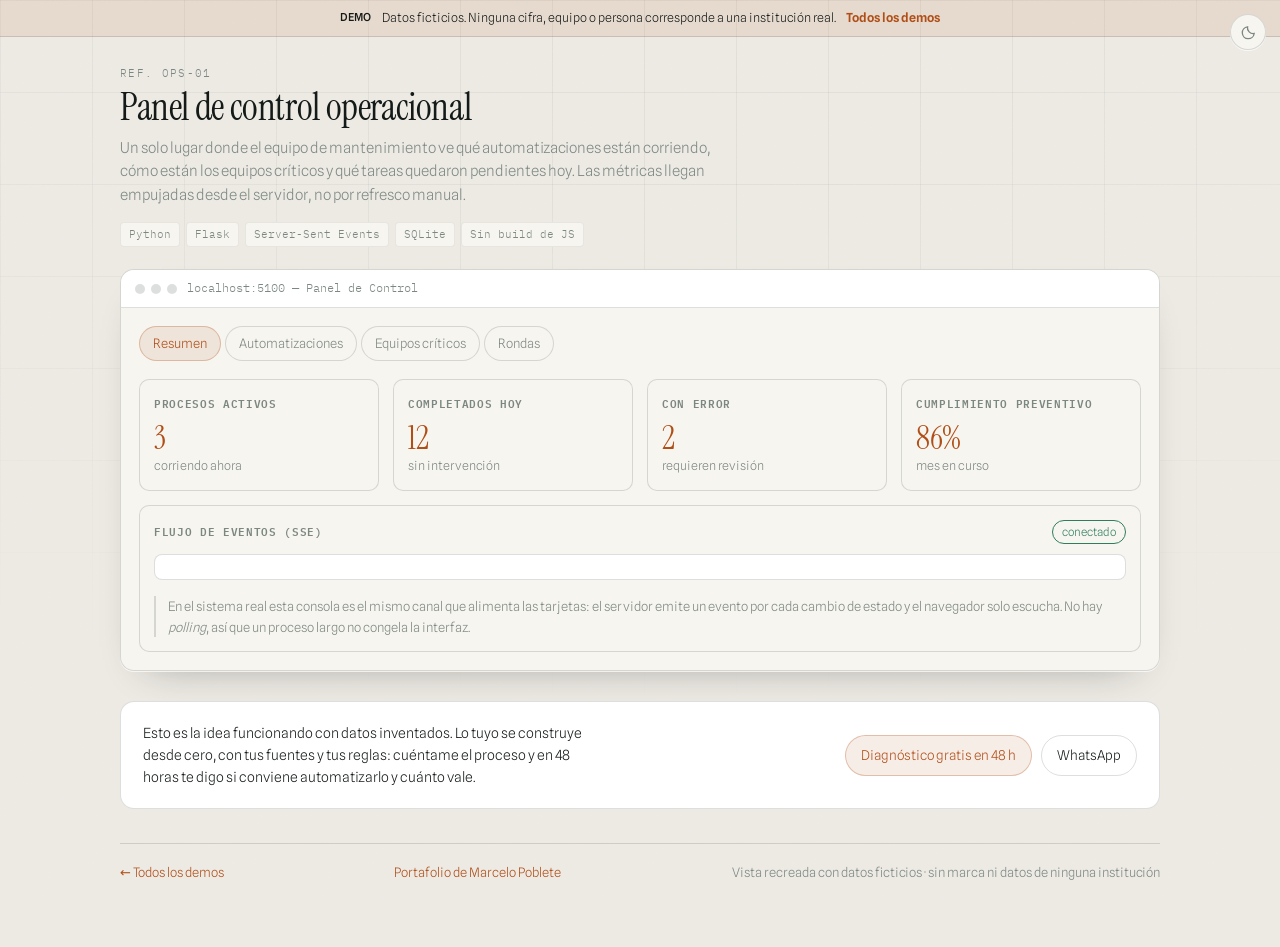
<file: demos/panel-operacional/index.html>
<!doctype html>
<html lang="es">
<head>
<meta charset="utf-8">
<meta name="viewport" content="width=device-width, initial-scale=1">
<title>Panel de control operacional — Demo</title>
<meta name="description" content="Tablero operacional en vivo: automatizaciones, equipos críticos y rondas del turno con métricas empujadas por SSE.">
<link rel="canonical" href="https://chelocomc.github.io/demos/panel-operacional/">
<meta name="robots" content="index, follow">
<meta property="og:type" content="website">
<meta property="og:url" content="https://chelocomc.github.io/demos/panel-operacional/">
<meta property="og:title" content="Panel de control operacional — Demo">
<meta property="og:description" content="Tablero operacional en vivo: automatizaciones, equipos críticos y rondas del turno con métricas empujadas por SSE.">
<meta property="og:locale" content="es_CL">
<meta name="twitter:card" content="summary">
<link rel="icon" href="data:image/svg+xml,%3Csvg xmlns='http://www.w3.org/2000/svg' viewBox='0 0 64 64'%3E%3Crect width='64' height='64' rx='14' fill='%230C100E'/%3E%3Cpath d='M14 46V18l18 16 18-16v28' fill='none' stroke='%23E4894A' stroke-width='5' stroke-linejoin='round' stroke-linecap='round'/%3E%3C/svg%3E">
<script src="../assets/tema.js"></script>

<link rel="preconnect" href="https://fonts.googleapis.com">
<link rel="preconnect" href="https://fonts.gstatic.com" crossorigin>
<link href="https://fonts.googleapis.com/css2?family=IBM+Plex+Mono:wght@400;500&family=Instrument+Serif&family=Spline+Sans:wght@300;400;500&display=swap" rel="stylesheet">
<link rel="stylesheet" href="../assets/demo.css">
</head>
<body>
<div class="demo-flag"><b>Demo</b><span>Datos ficticios. Ninguna cifra, equipo o persona corresponde a una institución real.</span><a href="../index.html">Todos los demos</a></div>

<div class="wrap">
  <header class="page-head">
    <div class="ref">Ref. OPS-01</div>
    <h1>Panel de control operacional</h1>
    <p>Un solo lugar donde el equipo de mantenimiento ve qué automatizaciones están corriendo,
       cómo están los equipos críticos y qué tareas quedaron pendientes hoy. Las métricas llegan
       empujadas desde el servidor, no por refresco manual.</p>
    <div class="tags">
      <span class="tag">Python</span><span class="tag">Flask</span><span class="tag">Server-Sent Events</span>
      <span class="tag">SQLite</span><span class="tag">Sin build de JS</span>
    </div>
  </header>

  <div class="app">
    <div class="app-bar"><span class="dots"><i></i><i></i><i></i></span><span class="app-url">localhost:5100 — Panel de Control</span></div>
    <div class="app-body">

      <div class="tabs">
        <button data-panel="p-resumen">Resumen</button>
        <button data-panel="p-bots">Automatizaciones</button>
        <button data-panel="p-equipos">Equipos críticos</button>
        <button data-panel="p-rondas">Rondas</button>
      </div>

      <!-- ============ RESUMEN ============ -->
      <section id="p-resumen" class="panel">
        <div class="grid">
          <div class="card"><h3>Procesos activos</h3><div class="stat" id="s-activos">3</div><div class="stat-label">corriendo ahora</div></div>
          <div class="card"><h3>Completados hoy</h3><div class="stat" id="s-ok">12</div><div class="stat-label">sin intervención</div></div>
          <div class="card"><h3>Con error</h3><div class="stat" id="s-err">2</div><div class="stat-label">requieren revisión</div></div>
          <div class="card"><h3>Cumplimiento preventivo</h3><div class="stat" id="s-cump">86%</div><div class="stat-label">mes en curso</div></div>
        </div>

        <div class="card" style="margin-top:14px">
          <div class="spread"><h3 style="margin:0">Flujo de eventos (SSE)</h3><span class="pill ok" id="sse-estado">conectado</span></div>
          <pre class="log" id="sse-log" style="margin-top:10px"></pre>
          <p class="note">En el sistema real esta consola es el mismo canal que alimenta las tarjetas:
             el servidor emite un evento por cada cambio de estado y el navegador solo escucha.
             No hay <em>polling</em>, así que un proceso largo no congela la interfaz.</p>
        </div>
      </section>

      <!-- ============ BOTS ============ -->
      <section id="p-bots" class="panel" hidden>
        <div class="row" style="margin-bottom:12px">
          <button class="btn" id="btn-run">▶ Ejecutar «Consolidado mensual»</button>
          <span class="muted" id="run-msg">Listo para ejecutar.</span>
        </div>
        <div class="table-scroll">
          <table>
            <thead><tr><th>Automatización</th><th>Última corrida</th><th>Duración</th><th>Estado</th><th style="width:140px">Progreso</th></tr></thead>
            <tbody id="tabla-bots"></tbody>
          </table>
        </div>
        <p class="note">Cada automatización se lanza como proceso aparte y reporta avance por el mismo canal de eventos;
           si una falla, el panel la marca sin afectar a las demás.</p>
      </section>

      <!-- ============ EQUIPOS ============ -->
      <section id="p-equipos" class="panel" hidden>
        <div class="grid" style="grid-template-columns:repeat(auto-fit,minmax(150px,1fr))">
          <div class="card"><h3>Equipos OK</h3><div class="stat" style="color:var(--ok)">21</div></div>
          <div class="card"><h3>Por revisar</h3><div class="stat" style="color:var(--warn)">3</div></div>
          <div class="card"><h3>Fuera de servicio</h3><div class="stat" style="color:var(--bad)">1</div></div>
        </div>
        <div class="table-scroll" style="margin-top:14px">
          <table>
            <thead><tr><th>Equipo</th><th>Ubicación</th><th>Lectura</th><th>Estado</th></tr></thead>
            <tbody id="tabla-equipos"></tbody>
          </table>
        </div>
      </section>

      <!-- ============ RONDAS ============ -->
      <section id="p-rondas" class="panel" hidden>
        <div class="card">
          <h3>Optimizador de ronda</h3>
          <div class="field"><label for="turno">Turno</label>
            <select id="turno">
              <option>Mañana — 08:00 a 16:00</option>
              <option>Tarde — 16:00 a 00:00</option>
              <option>Noche — 00:00 a 08:00</option>
            </select>
          </div>
          <button class="btn ghost" id="btn-ruta">Recalcular ruta</button>
          <div class="table-scroll" style="margin-top:14px">
            <table>
              <thead><tr><th>#</th><th>Tarea</th><th>Zona</th><th>Estimado</th></tr></thead>
              <tbody id="tabla-ruta"></tbody>
            </table>
          </div>
          <p class="note">La ruta se ordena por zona y criticidad para no cruzar el edificio dos veces:
             en el piloto bajó el tiempo de traslado del turno de 3,0 a 1,5 horas.</p>
        </div>
      </section>

    </div>
  </div>


  <div class="demo-cta">
    <p>Esto es la idea funcionando con datos inventados. Lo tuyo se construye desde cero, con tus fuentes y tus reglas: cuéntame el proceso y en 48 horas te digo si conviene automatizarlo y cuánto vale.</p>
    <div class="acciones">
      <a class="primario" href="../index.html#contacto">Diagnóstico gratis en 48 h</a>
      <a href="https://wa.me/56942493856?text=Hola%20Marcelo%2C%20vi%20un%20demo%20en%20tu%20sitio%20y%20quiero%20algo%20parecido." target="_blank" rel="noopener">WhatsApp</a>
    </div>
  </div>

  <nav class="footer-nav">
    <a href="../index.html">← Todos los demos</a>
    <a href="../../index.html">Portafolio de Marcelo Poblete</a>
    <span>Vista recreada con datos ficticios · sin marca ni datos de ninguna institución</span>
  </nav>
</div>

<script src="../assets/demo.js"></script>
<script>
const bots = [
  { nombre: 'Consolidado mensual',      hora: '07:12', dur: '00:42', estado: 'ok',   prog: 100 },
  { nombre: 'Reporte de cumplimiento',  hora: '07:55', dur: '01:18', estado: 'run',  prog: 62  },
  { nombre: 'Sincronización de activos',hora: '06:30', dur: '00:09', estado: 'ok',   prog: 100 },
  { nombre: 'Descarga de adjuntos',     hora: '05:40', dur: '02:05', estado: 'err',  prog: 34  },
  { nombre: 'Respaldo de planillas',    hora: '04:00', dur: '00:21', estado: 'ok',   prog: 100 },
];

const equipos = [
  { eq: 'Bomba de agua caliente',   loc: 'Torre A · Subterráneo', val: '62 °C',    st: 'ok'   },
  { eq: 'Grupo electrógeno',        loc: 'Sala de máquinas',      val: '480 V',    st: 'ok'   },
  { eq: 'Caldera 3',                loc: 'Pabellón técnico',      val: '118 ppm',  st: 'warn' },
  { eq: 'Ascensor B',               loc: 'Torre B · Piso 1',      val: '—',        st: 'bad'  },
  { eq: 'Central de aire',          loc: 'Nivel 4',               val: '21 °C',    st: 'ok'   },
  { eq: 'Estanque de acumulación',  loc: 'Exterior norte',        val: '84 %',     st: 'warn' },
];

const ruta = [
  ['1', 'Lectura de presión — caldera 3', 'Zona B', '15 min'],
  ['2', 'Cambio de filtro — central de aire', 'Zona B', '30 min'],
  ['3', 'Revisión de tablero eléctrico', 'Zona B', '20 min'],
  ['4', 'Inspección de ascensor B', 'Zona C', '25 min'],
];

const etiqueta = { ok: ['ok', 'completado'], run: ['warn', 'corriendo'], err: ['bad', 'con error'] };

function pintarBots() {
  document.getElementById('tabla-bots').innerHTML = bots.map((b) => `
    <tr>
      <td>${b.nombre}</td><td>${b.hora}</td><td>${b.dur}</td>
      <td><span class="pill ${etiqueta[b.estado][0]}">${etiqueta[b.estado][1]}</span></td>
      <td><div class="bar"><i style="width:${b.prog}%"></i></div></td>
    </tr>`).join('');
}

function pintarEquipos() {
  const txt = { ok: 'normal', warn: 'revisar', bad: 'fuera de servicio' };
  document.getElementById('tabla-equipos').innerHTML = equipos.map((e) => `
    <tr><td>${e.eq}</td><td class="muted">${e.loc}</td><td>${e.val}</td>
        <td><span class="pill ${e.st}">${txt[e.st]}</span></td></tr>`).join('');
}

function pintarRuta() {
  document.getElementById('tabla-ruta').innerHTML = ruta.map((r) => `
    <tr><td class="muted">${r[0]}</td><td>${r[1]}</td><td>${r[2]}</td><td>${r[3]}</td></tr>`).join('');
}

pintarBots(); pintarEquipos(); pintarRuta();

/* --- Canal de eventos simulado: reproduce lo que en producción llega por SSE --- */
const eventos = [
  'evento: heartbeat        · procesos activos = 3',
  'evento: bot.progreso     · Reporte de cumplimiento 64%',
  'evento: sensor.lectura   · Caldera 3 → 118 ppm (umbral 100)',
  'evento: alerta.abierta   · Caldera 3 fuera de rango',
  'evento: bot.progreso     · Reporte de cumplimiento 71%',
  'evento: bot.finalizado   · Sincronización de activos (00:09)',
  'evento: heartbeat        · procesos activos = 2',
];
const logEl = document.getElementById('sse-log');
let i = 0;
setInterval(() => {
  const hora = new Date().toLocaleTimeString('es-CL', { hour12: false });
  logEl.textContent += (logEl.textContent ? '\n' : '') + `[${hora}] ${eventos[i % eventos.length]}`;
  logEl.scrollTop = logEl.scrollHeight;
  i++;
  if (i % 3 === 0) {
    const cump = document.getElementById('s-cump');
    cump.textContent = (85 + (i % 4)) + '%';
  }
}, 1800);

/* --- Ejecutar una automatización --- */
document.getElementById('btn-run').addEventListener('click', async (ev) => {
  const btn = ev.currentTarget;
  const msg = document.getElementById('run-msg');
  btn.disabled = true;
  bots[0].estado = 'run'; bots[0].prog = 0; pintarBots();
  for (let p = 0; p <= 100; p += 10) {
    bots[0].prog = p; pintarBots();
    msg.textContent = `Consolidando registros… ${p}%`;
    await sleep(160);
  }
  bots[0].estado = 'ok'; bots[0].dur = '00:38';
  bots[0].hora = new Date().toLocaleTimeString('es-CL', { hour12: false }).slice(0, 5);
  pintarBots();
  msg.textContent = 'Completado — 1.482 registros consolidados, 0 errores.';
  document.getElementById('s-ok').textContent = String(+document.getElementById('s-ok').textContent + 1);
  btn.disabled = false;
});

/* --- Recalcular ruta --- */
document.getElementById('btn-ruta').addEventListener('click', () => {
  ruta.reverse();
  ruta.forEach((r, n) => (r[0] = String(n + 1)));
  pintarRuta();
});
</script>
</body>
</html>
</file>
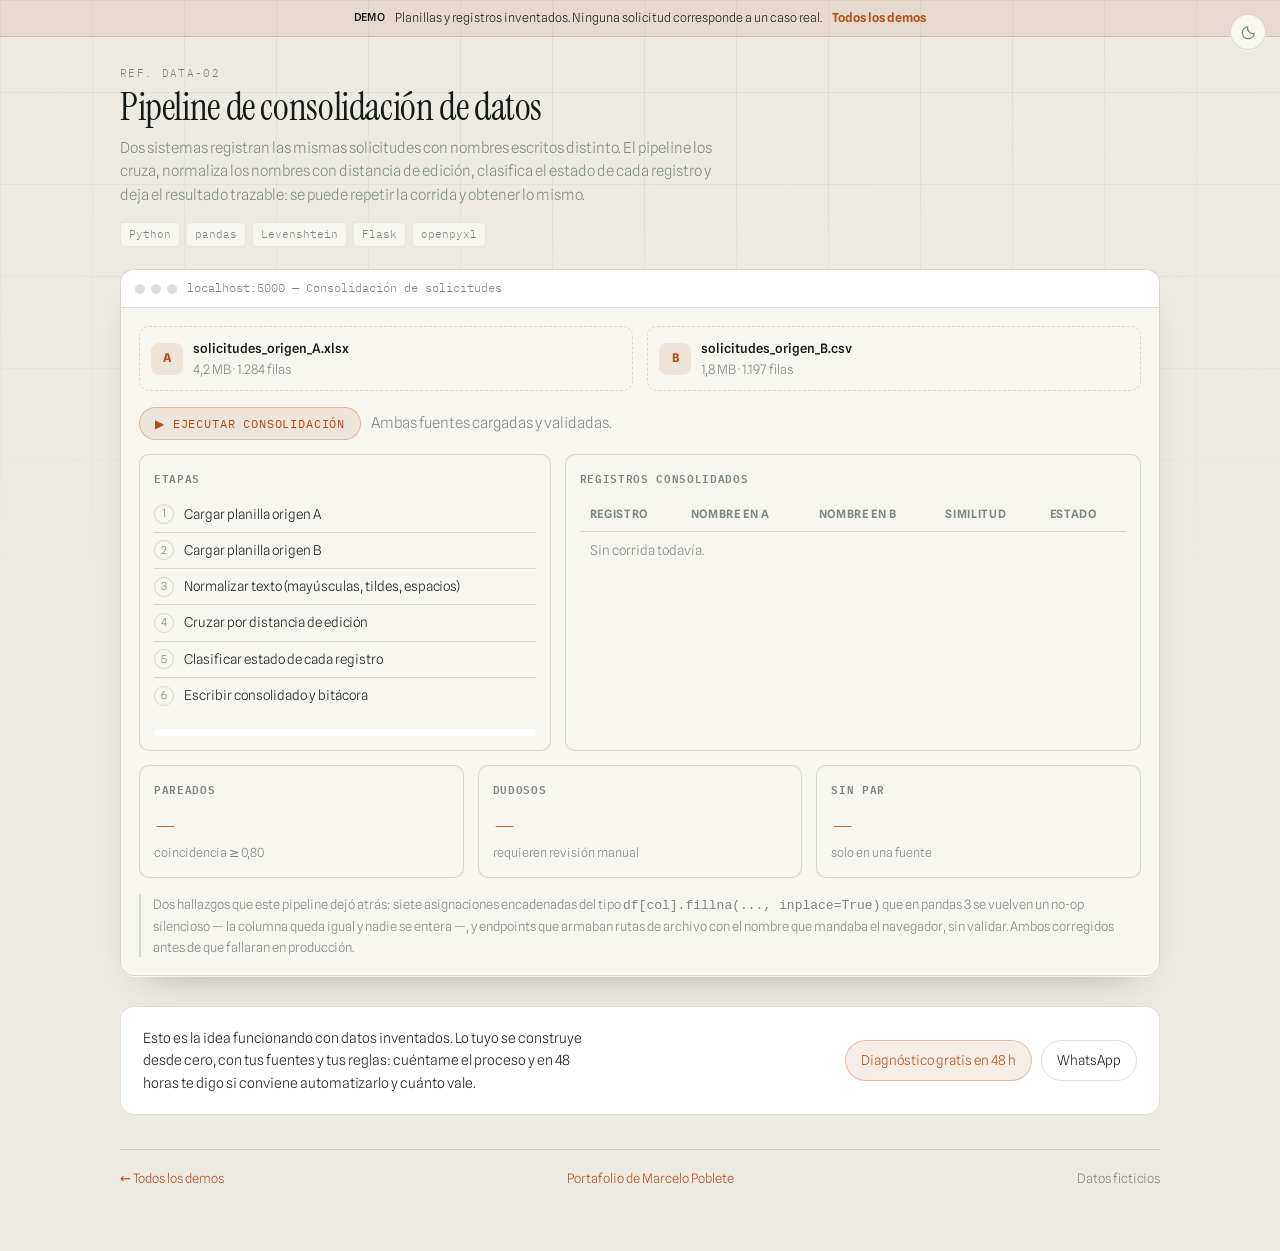
<file: demos/pipeline-datos/index.html>
<!doctype html>
<html lang="es">
<head>
<meta charset="utf-8">
<meta name="viewport" content="width=device-width, initial-scale=1">
<title>Pipeline de consolidación de datos — Demo</title>
<meta name="description" content="Pipeline de consolidación: cruza dos fuentes con nombres escritos distinto usando distancia de Levenshtein.">
<link rel="canonical" href="https://chelocomc.github.io/demos/pipeline-datos/">
<meta name="robots" content="index, follow">
<meta property="og:type" content="website">
<meta property="og:url" content="https://chelocomc.github.io/demos/pipeline-datos/">
<meta property="og:title" content="Pipeline de consolidación de datos — Demo">
<meta property="og:description" content="Pipeline de consolidación: cruza dos fuentes con nombres escritos distinto usando distancia de Levenshtein.">
<meta property="og:locale" content="es_CL">
<meta name="twitter:card" content="summary">
<link rel="icon" href="data:image/svg+xml,%3Csvg xmlns='http://www.w3.org/2000/svg' viewBox='0 0 64 64'%3E%3Crect width='64' height='64' rx='14' fill='%230C100E'/%3E%3Cpath d='M14 46V18l18 16 18-16v28' fill='none' stroke='%23E4894A' stroke-width='5' stroke-linejoin='round' stroke-linecap='round'/%3E%3C/svg%3E">
<script src="../assets/tema.js"></script>

<link rel="preconnect" href="https://fonts.googleapis.com">
<link rel="preconnect" href="https://fonts.gstatic.com" crossorigin>
<link href="https://fonts.googleapis.com/css2?family=IBM+Plex+Mono:wght@400;500&family=Instrument+Serif&family=Spline+Sans:wght@300;400;500&display=swap" rel="stylesheet">
<link rel="stylesheet" href="../assets/demo.css">
<style>
  .etapas { list-style: none; margin: 0 0 16px; padding: 0; }
  .etapas li { display: flex; align-items: center; gap: 10px; padding: 7px 0; font-size: 13.5px; border-bottom: 1px solid var(--border); }
  .etapas li:last-child { border-bottom: none; }
  .etapas .ico { flex: none; width: 20px; height: 20px; border-radius: 50%; border: 1px solid var(--border);
                 display: grid; place-items: center; font-size: 11px; color: var(--text-dim); }
  .etapas li.on .ico { border-color: var(--accent); color: var(--accent); }
  .etapas li.ok .ico { border-color: var(--ok); color: var(--ok); }
  .archivo { display: flex; gap: 10px; align-items: center; border: 1px dashed var(--border); border-radius: 10px; padding: 11px; font-size: 13px; }
  .archivo .ico { width: 32px; height: 32px; border-radius: 8px; background: var(--accent-soft); color: var(--accent);
                  display: grid; place-items: center; font-weight: 700; font-size: 12px; flex: none; }
</style>
</head>
<body>
<div class="demo-flag"><b>Demo</b><span>Planillas y registros inventados. Ninguna solicitud corresponde a un caso real.</span><a href="../index.html">Todos los demos</a></div>

<div class="wrap">
  <header class="page-head">
    <div class="ref">Ref. DATA-02</div>
    <h1>Pipeline de consolidación de datos</h1>
    <p>Dos sistemas registran las mismas solicitudes con nombres escritos distinto. El pipeline los cruza,
       normaliza los nombres con distancia de edición, clasifica el estado de cada registro y deja el
       resultado trazable: se puede repetir la corrida y obtener lo mismo.</p>
    <div class="tags">
      <span class="tag">Python</span><span class="tag">pandas</span><span class="tag">Levenshtein</span>
      <span class="tag">Flask</span><span class="tag">openpyxl</span>
    </div>
  </header>

  <div class="app">
    <div class="app-bar"><span class="dots"><i></i><i></i><i></i></span><span class="app-url">localhost:5000 — Consolidación de solicitudes</span></div>
    <div class="app-body">
      <div class="grid" style="grid-template-columns:1fr 1fr; margin-bottom:16px">
        <div class="archivo"><span class="ico">A</span><span><b>solicitudes_origen_A.xlsx</b><br><span class="muted">4,2 MB · 1.284 filas</span></span></div>
        <div class="archivo"><span class="ico">B</span><span><b>solicitudes_origen_B.csv</b><br><span class="muted">1,8 MB · 1.197 filas</span></span></div>
      </div>

      <div class="row" style="margin-bottom:14px">
        <button class="btn" id="run">▶ Ejecutar consolidación</button>
        <span class="muted" id="msg">Ambas fuentes cargadas y validadas.</span>
      </div>

      <div class="grid" style="grid-template-columns:1fr 1.4fr">
        <div class="card">
          <h3>Etapas</h3>
          <ul class="etapas" id="etapas"></ul>
          <div class="bar"><i id="prog" style="width:0%"></i></div>
        </div>

        <div class="card">
          <h3>Registros consolidados</h3>
          <div class="table-scroll">
            <table>
              <thead><tr><th>Registro</th><th>Nombre en A</th><th>Nombre en B</th><th>Similitud</th><th>Estado</th></tr></thead>
              <tbody id="tabla"><tr><td colspan="5" class="muted">Sin corrida todavía.</td></tr></tbody>
            </table>
          </div>
        </div>
      </div>

      <div class="grid" style="margin-top:14px">
        <div class="card"><h3>Pareados</h3><div class="stat" id="s-par">—</div><div class="stat-label">coincidencia ≥ 0,80</div></div>
        <div class="card"><h3>Dudosos</h3><div class="stat" id="s-dud">—</div><div class="stat-label">requieren revisión manual</div></div>
        <div class="card"><h3>Sin par</h3><div class="stat" id="s-sin">—</div><div class="stat-label">solo en una fuente</div></div>
      </div>

      <p class="note">Dos hallazgos que este pipeline dejó atrás: siete asignaciones encadenadas del tipo
         <code>df[col].fillna(..., inplace=True)</code> que en pandas 3 se vuelven un no-op silencioso —
         la columna queda igual y nadie se entera —, y endpoints que armaban rutas de archivo con el nombre
         que mandaba el navegador, sin validar. Ambos corregidos antes de que fallaran en producción.</p>
    </div>
  </div>


  <div class="demo-cta">
    <p>Esto es la idea funcionando con datos inventados. Lo tuyo se construye desde cero, con tus fuentes y tus reglas: cuéntame el proceso y en 48 horas te digo si conviene automatizarlo y cuánto vale.</p>
    <div class="acciones">
      <a class="primario" href="../index.html#contacto">Diagnóstico gratis en 48 h</a>
      <a href="https://wa.me/56942493856?text=Hola%20Marcelo%2C%20vi%20un%20demo%20en%20tu%20sitio%20y%20quiero%20algo%20parecido." target="_blank" rel="noopener">WhatsApp</a>
    </div>
  </div>

  <nav class="footer-nav">
    <a href="../index.html">← Todos los demos</a>
    <a href="../../index.html">Portafolio de Marcelo Poblete</a>
    <span>Datos ficticios</span>
  </nav>
</div>

<script src="../assets/demo.js"></script>
<script>
/* ---------- Pares ficticios con las inconsistencias típicas ---------- */
const pares = [
  ['Reg-0142', 'CLIMATIZACION NIVEL 4',      'Climatizacion Nivel 4'],
  ['Reg-0143', 'Ascensor Torre B',           'ASCENSOR TORRE  B'],
  ['Reg-0144', 'Grupo Electrogeno',          'Grupo Electrógeno'],
  ['Reg-0145', 'Caldera Pabellon 3',         'Caldera Pabellón III'],
  ['Reg-0146', 'Bomba agua caliente',        'Bba. agua caliente'],
  ['Reg-0147', 'Central de gases clinicos',  ''],
  ['Reg-0148', '',                           'Estanque acumulacion'],
  ['Reg-0149', 'Red humeda piso 2',          'Red húmeda piso 2'],
];

/* Distancia de Levenshtein — la misma idea que usa el pipeline en Python */
function levenshtein(a, b) {
  const m = a.length, n = b.length;
  const fila = Array.from({ length: n + 1 }, (_, j) => j);
  for (let i = 1; i <= m; i++) {
    let prev = fila[0]; fila[0] = i;
    for (let j = 1; j <= n; j++) {
      const tmp = fila[j];
      fila[j] = Math.min(fila[j] + 1, fila[j - 1] + 1, prev + (a[i - 1] === b[j - 1] ? 0 : 1));
      prev = tmp;
    }
  }
  return fila[n];
}
const normaliza = (s) => s.toLowerCase().normalize('NFD').replace(/[\u0300-\u036f]/g, '').replace(/\s+/g, ' ').trim();
function similitud(a, b) {
  if (!a || !b) return 0;
  const x = normaliza(a), y = normaliza(b);
  return 1 - levenshtein(x, y) / Math.max(x.length, y.length);
}

const ETAPAS = [
  'Cargar planilla origen A',
  'Cargar planilla origen B',
  'Normalizar texto (mayúsculas, tildes, espacios)',
  'Cruzar por distancia de edición',
  'Clasificar estado de cada registro',
  'Escribir consolidado y bitácora',
];
const ulEtapas = document.getElementById('etapas');
function pintarEtapas(indice = -1) {
  ulEtapas.innerHTML = ETAPAS.map((e, i) => {
    const cls = i < indice ? 'ok' : i === indice ? 'on' : '';
    const ico = i < indice ? '✓' : i + 1;
    return `<li class="${cls}"><span class="ico">${ico}</span><span>${e}</span></li>`;
  }).join('');
}
pintarEtapas();

document.getElementById('run').addEventListener('click', async (ev) => {
  const btn = ev.currentTarget;
  btn.disabled = true;
  document.getElementById('tabla').innerHTML = '';
  for (let i = 0; i < ETAPAS.length; i++) {
    pintarEtapas(i);
    document.getElementById('prog').style.width = Math.round(((i + 1) / ETAPAS.length) * 100) + '%';
    document.getElementById('msg').textContent = ETAPAS[i] + '…';
    await sleep(520);
  }
  pintarEtapas(ETAPAS.length);

  let par = 0, dud = 0, sin = 0;
  const filas = pares.map(([id, a, b]) => {
    const s = similitud(a, b);
    let estado, cls;
    if (!a || !b) { estado = 'sin par'; cls = 'bad'; sin++; }
    else if (s >= 0.8) { estado = 'pareado'; cls = 'ok'; par++; }
    else { estado = 'revisar'; cls = 'warn'; dud++; }
    return `<tr><td>${id}</td><td>${a || '<span class="muted">—</span>'}</td>
            <td>${b || '<span class="muted">—</span>'}</td>
            <td>${a && b ? s.toFixed(2) : '—'}</td>
            <td><span class="pill ${cls}">${estado}</span></td></tr>`;
  });
  document.getElementById('tabla').innerHTML = filas.join('');
  document.getElementById('s-par').textContent = par;
  document.getElementById('s-dud').textContent = dud;
  document.getElementById('s-sin').textContent = sin;
  document.getElementById('msg').textContent = `Corrida terminada: ${pares.length} registros procesados, bitácora escrita.`;
  btn.disabled = false;
});
</script>
</body>
</html>
</file>
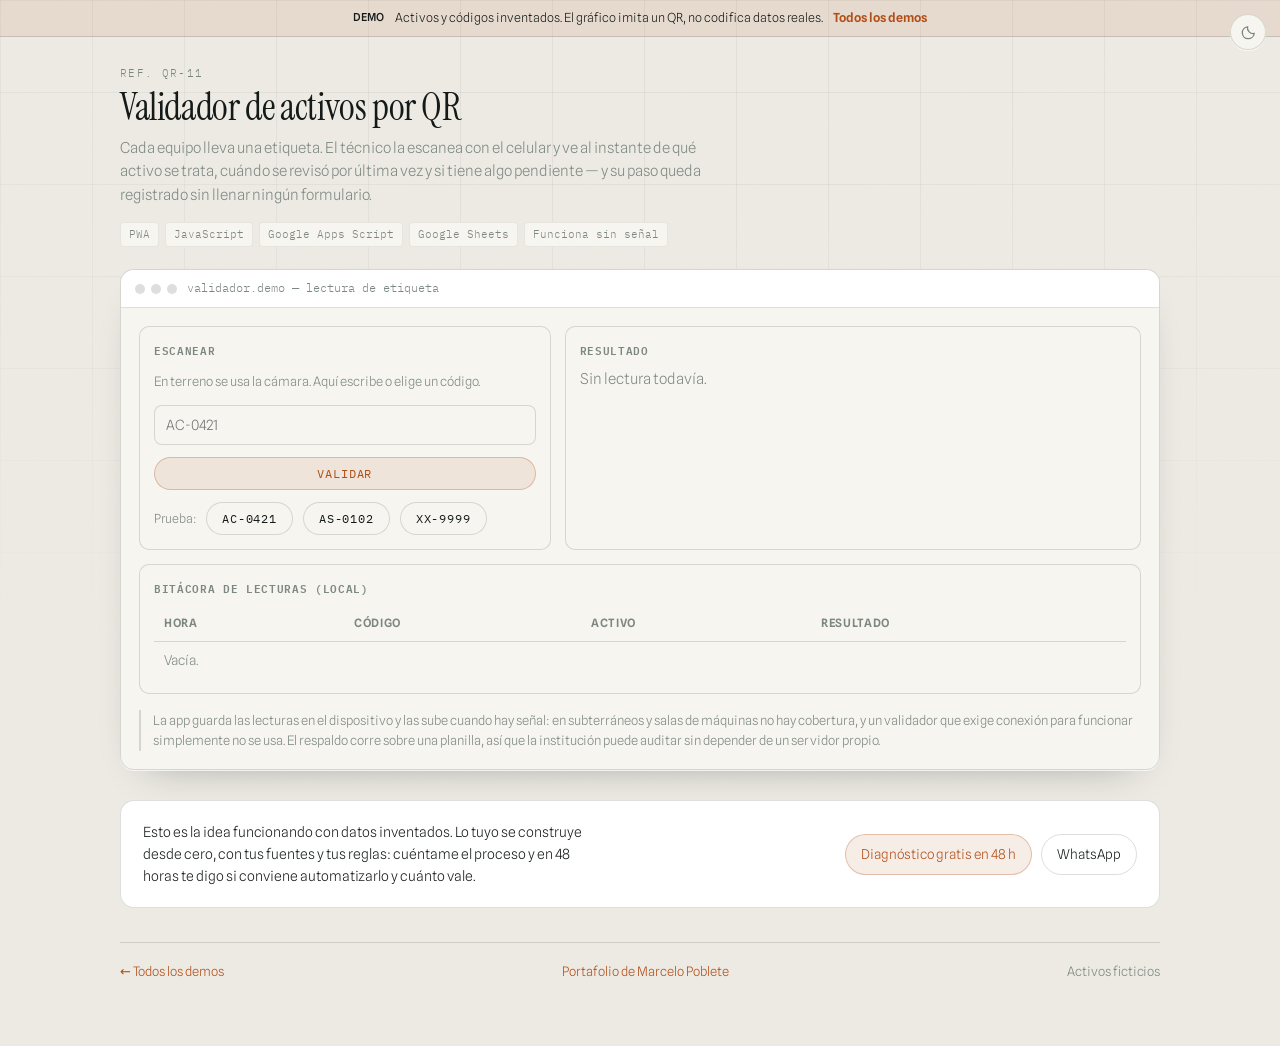
<file: demos/validador-qr/index.html>
<!doctype html>
<html lang="es">
<head>
<meta charset="utf-8">
<meta name="viewport" content="width=device-width, initial-scale=1">
<title>Validador de activos por QR — Demo</title>
<meta name="description" content="Validador de activos por QR: ficha del equipo, última revisión y pendientes, funcionando sin señal.">
<link rel="canonical" href="https://chelocomc.github.io/demos/validador-qr/">
<meta name="robots" content="index, follow">
<meta property="og:type" content="website">
<meta property="og:url" content="https://chelocomc.github.io/demos/validador-qr/">
<meta property="og:title" content="Validador de activos por QR — Demo">
<meta property="og:description" content="Validador de activos por QR: ficha del equipo, última revisión y pendientes, funcionando sin señal.">
<meta property="og:locale" content="es_CL">
<meta name="twitter:card" content="summary">
<link rel="icon" href="data:image/svg+xml,%3Csvg xmlns='http://www.w3.org/2000/svg' viewBox='0 0 64 64'%3E%3Crect width='64' height='64' rx='14' fill='%230C100E'/%3E%3Cpath d='M14 46V18l18 16 18-16v28' fill='none' stroke='%23E4894A' stroke-width='5' stroke-linejoin='round' stroke-linecap='round'/%3E%3C/svg%3E">
<script src="../assets/tema.js"></script>

<link rel="preconnect" href="https://fonts.googleapis.com">
<link rel="preconnect" href="https://fonts.gstatic.com" crossorigin>
<link href="https://fonts.googleapis.com/css2?family=IBM+Plex+Mono:wght@400;500&family=Instrument+Serif&family=Spline+Sans:wght@300;400;500&display=swap" rel="stylesheet">
<link rel="stylesheet" href="../assets/demo.css">
<style>
  .qr { width: 148px; height: 148px; image-rendering: pixelated; border: 8px solid var(--surface); border-radius: 8px; background: #fff; }
  .ficha { display: grid; gap: 14px; grid-template-columns: auto 1fr; align-items: start; }
  @media (max-width: 560px) { .ficha { grid-template-columns: 1fr; } }
  .teclado { display: grid; grid-template-columns: repeat(3, 1fr); gap: 6px; max-width: 240px; }
  .teclado button { font: inherit; padding: 10px; border-radius: 8px; border: 1px solid var(--border);
                    background: var(--surface); color: var(--text); cursor: pointer; }
</style>
</head>
<body>
<div class="demo-flag"><b>Demo</b><span>Activos y códigos inventados. El gráfico imita un QR, no codifica datos reales.</span><a href="../index.html">Todos los demos</a></div>

<div class="wrap">
  <header class="page-head">
    <div class="ref">Ref. QR-11</div>
    <h1>Validador de activos por QR</h1>
    <p>Cada equipo lleva una etiqueta. El técnico la escanea con el celular y ve al instante de qué activo
       se trata, cuándo se revisó por última vez y si tiene algo pendiente — y su paso queda registrado
       sin llenar ningún formulario.</p>
    <div class="tags">
      <span class="tag">PWA</span><span class="tag">JavaScript</span><span class="tag">Google Apps Script</span>
      <span class="tag">Google Sheets</span><span class="tag">Funciona sin señal</span>
    </div>
  </header>

  <div class="app">
    <div class="app-bar"><span class="dots"><i></i><i></i><i></i></span><span class="app-url">validador.demo — lectura de etiqueta</span></div>
    <div class="app-body">
      <div class="grid" style="grid-template-columns:1fr 1.4fr">
        <div class="card">
          <h3>Escanear</h3>
          <p class="muted" style="font-size:13px">En terreno se usa la cámara. Aquí escribe o elige un código.</p>
          <div class="field"><input id="codigo" placeholder="AC-0421" autocomplete="off"></div>
          <button class="btn" id="validar" style="width:100%">Validar</button>
          <div class="row" style="margin-top:12px; font-size:12.5px">
            <span class="muted">Prueba:</span>
            <button class="btn ghost" data-c="AC-0421">AC-0421</button>
            <button class="btn ghost" data-c="AS-0102">AS-0102</button>
            <button class="btn ghost" data-c="XX-9999">XX-9999</button>
          </div>
        </div>

        <div class="card" id="resultado">
          <h3>Resultado</h3>
          <span class="muted">Sin lectura todavía.</span>
        </div>
      </div>

      <div class="card" style="margin-top:14px">
        <h3>Bitácora de lecturas (local)</h3>
        <div class="table-scroll">
          <table>
            <thead><tr><th>Hora</th><th>Código</th><th>Activo</th><th>Resultado</th></tr></thead>
            <tbody id="bitacora"><tr><td colspan="4" class="muted">Vacía.</td></tr></tbody>
          </table>
        </div>
      </div>

      <p class="note">La app guarda las lecturas en el dispositivo y las sube cuando hay señal: en subterráneos
         y salas de máquinas no hay cobertura, y un validador que exige conexión para funcionar simplemente
         no se usa. El respaldo corre sobre una planilla, así que la institución puede auditar sin depender
         de un servidor propio.</p>
    </div>
  </div>


  <div class="demo-cta">
    <p>Esto es la idea funcionando con datos inventados. Lo tuyo se construye desde cero, con tus fuentes y tus reglas: cuéntame el proceso y en 48 horas te digo si conviene automatizarlo y cuánto vale.</p>
    <div class="acciones">
      <a class="primario" href="../index.html#contacto">Diagnóstico gratis en 48 h</a>
      <a href="https://wa.me/56942493856?text=Hola%20Marcelo%2C%20vi%20un%20demo%20en%20tu%20sitio%20y%20quiero%20algo%20parecido." target="_blank" rel="noopener">WhatsApp</a>
    </div>
  </div>

  <nav class="footer-nav">
    <a href="../index.html">← Todos los demos</a>
    <a href="../../index.html">Portafolio de Marcelo Poblete</a>
    <span>Activos ficticios</span>
  </nav>
</div>

<script src="../assets/demo.js"></script>
<script>
const activos = {
  'AC-0421': { nom: 'Central de aire — Nivel 4', ubi: 'Torre A · Nivel 4', ult: '02-08-2026',
               prox: '02-09-2026', estado: 'ok', pend: 'Ninguna' },
  'AS-0102': { nom: 'Ascensor Torre B', ubi: 'Torre B · foso', ult: '18-06-2026',
               prox: '18-07-2026', estado: 'warn', pend: 'Mantención preventiva vencida hace 23 días' },
  'CL-0033': { nom: 'Caldera 3', ubi: 'Pabellón técnico', ult: '29-07-2026',
               prox: '29-08-2026', estado: 'ok', pend: 'Control de dureza de agua pendiente' },
};

/* Dibuja un patrón determinista con aire de QR — decorativo, no codifica nada */
function patron(texto) {
  const n = 21, celda = 7;
  let h = 2166136261;
  for (const c of texto) { h ^= c.charCodeAt(0); h = Math.imul(h, 16777619) >>> 0; }
  const rnd = () => { h ^= h << 13; h ^= h >>> 17; h ^= h << 5; h >>>= 0; return h / 4294967296; };
  const c = document.createElement('canvas');
  c.width = c.height = n * celda;
  const g = c.getContext('2d');
  g.fillStyle = '#fff'; g.fillRect(0, 0, c.width, c.height);
  g.fillStyle = '#000';
  const ojo = (x, y) => {
    g.fillRect(x * celda, y * celda, celda * 7, celda * 7);
    g.fillStyle = '#fff'; g.fillRect((x + 1) * celda, (y + 1) * celda, celda * 5, celda * 5);
    g.fillStyle = '#000'; g.fillRect((x + 2) * celda, (y + 2) * celda, celda * 3, celda * 3);
  };
  for (let y = 0; y < n; y++) for (let x = 0; x < n; x++) {
    const enOjo = (x < 8 && y < 8) || (x > n - 9 && y < 8) || (x < 8 && y > n - 9);
    if (!enOjo && rnd() > 0.52) g.fillRect(x * celda, y * celda, celda, celda);
  }
  ojo(0, 0); ojo(n - 7, 0); ojo(0, n - 7);
  return c.toDataURL();
}

const bit = [];
function validar(cod) {
  const c = cod.trim().toUpperCase();
  const a = activos[c];
  const caja = document.getElementById('resultado');
  const hora = new Date().toLocaleTimeString('es-CL', { hour12: false });

  if (!a) {
    caja.innerHTML = `<h3>Resultado</h3>
      <div class="row"><span class="pill bad">Código no reconocido</span></div>
      <p style="font-size:13.5px">El código <b>${c || '—'}</b> no corresponde a ningún activo del inventario.
         La lectura queda registrada igual para detectar etiquetas dañadas o duplicadas.</p>`;
    bit.unshift([hora, c || '—', '—', '<span class="pill bad">no reconocido</span>']);
  } else {
    caja.innerHTML = `<h3>Resultado</h3>
      <div class="ficha">
        <img class="qr" src="${patron(c)}" alt="Etiqueta del activo ${c}">
        <div>
          <div style="font-size:16px; font-weight:600">${a.nom}</div>
          <div class="muted" style="font-size:13px; margin-bottom:8px">${c} · ${a.ubi}</div>
          <table><tbody>
            <tr><td class="muted">Última revisión</td><td>${a.ult}</td></tr>
            <tr><td class="muted">Próxima</td><td>${a.prox}</td></tr>
            <tr><td class="muted">Pendientes</td><td>${a.pend}</td></tr>
          </tbody></table>
          <div style="margin-top:10px"><span class="pill ${a.estado}">${a.estado === 'ok' ? 'al día' : 'requiere atención'}</span></div>
        </div>
      </div>`;
    bit.unshift([hora, c, a.nom, `<span class="pill ${a.estado}">${a.estado === 'ok' ? 'al día' : 'con pendiente'}</span>`]);
  }
  document.getElementById('bitacora').innerHTML = bit.slice(0, 8)
    .map((f) => `<tr><td>${f[0]}</td><td>${f[1]}</td><td>${f[2]}</td><td>${f[3]}</td></tr>`).join('');
}

document.getElementById('validar').addEventListener('click', () => validar(document.getElementById('codigo').value));
document.getElementById('codigo').addEventListener('keydown', (e) => { if (e.key === 'Enter') validar(e.target.value); });
document.querySelectorAll('[data-c]').forEach((b) => b.addEventListener('click', () => {
  document.getElementById('codigo').value = b.dataset.c; validar(b.dataset.c);
}));
</script>
</body>
</html>
</file>
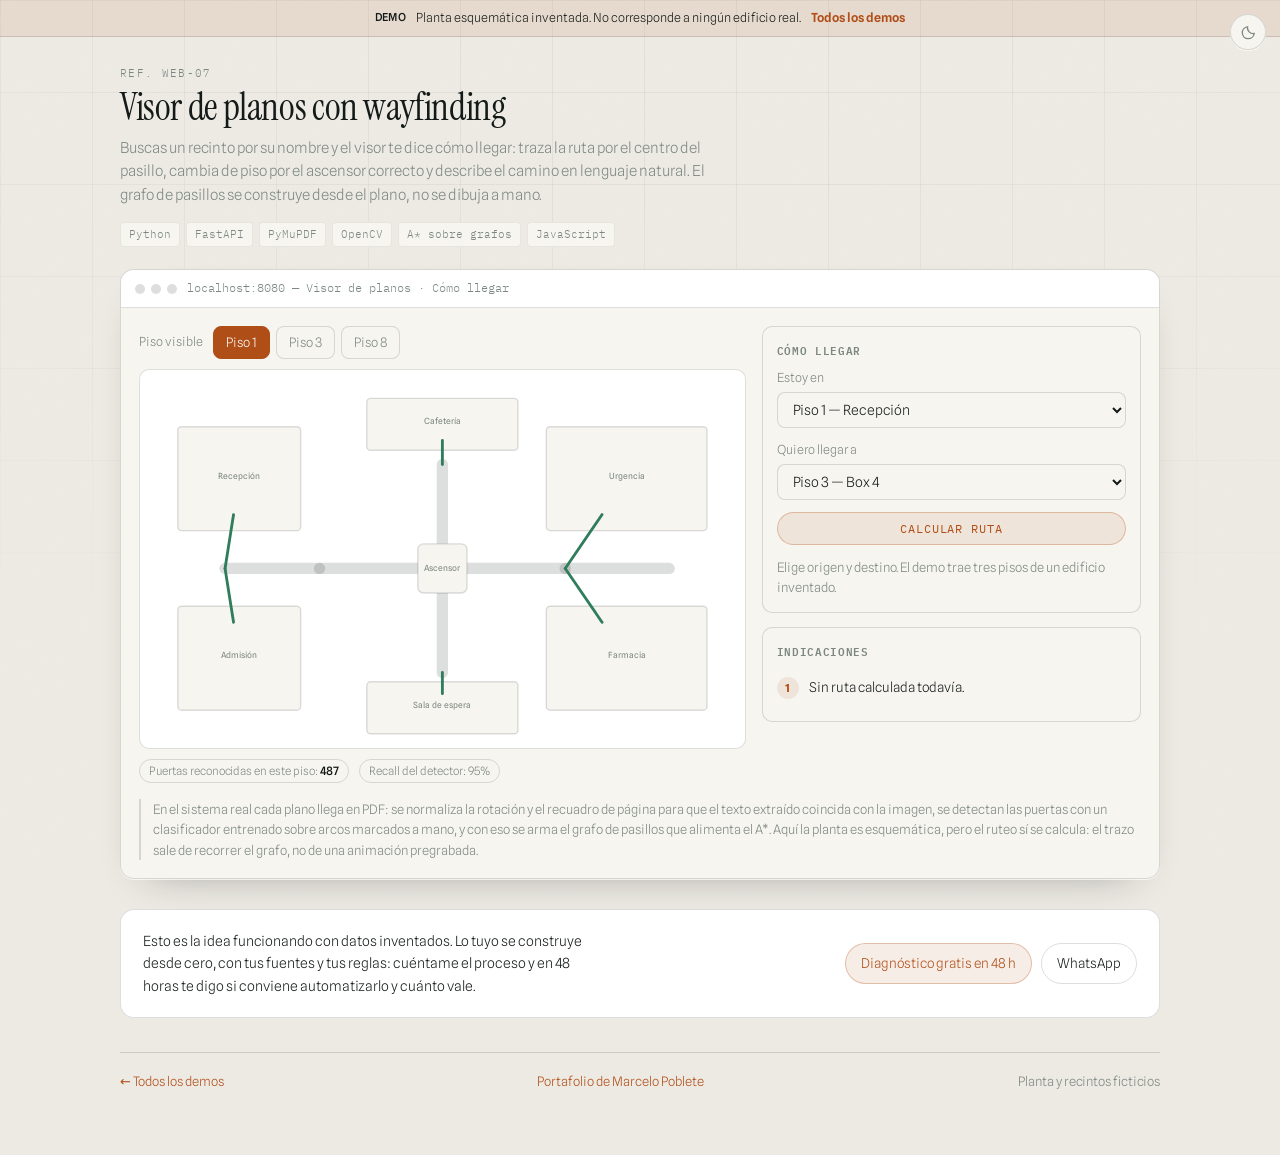
<file: demos/visor-planos/index.html>
<!doctype html>
<html lang="es">
<head>
<meta charset="utf-8">
<meta name="viewport" content="width=device-width, initial-scale=1">
<title>Visor de planos con wayfinding — Demo</title>
<meta name="description" content="Visor de planos con wayfinding: buscas un recinto y traza la ruta por el pasillo con A*, cambiando de piso.">
<link rel="canonical" href="https://chelocomc.github.io/demos/visor-planos/">
<meta name="robots" content="index, follow">
<meta property="og:type" content="website">
<meta property="og:url" content="https://chelocomc.github.io/demos/visor-planos/">
<meta property="og:title" content="Visor de planos con wayfinding — Demo">
<meta property="og:description" content="Visor de planos con wayfinding: buscas un recinto y traza la ruta por el pasillo con A*, cambiando de piso.">
<meta property="og:locale" content="es_CL">
<meta name="twitter:card" content="summary">
<link rel="icon" href="data:image/svg+xml,%3Csvg xmlns='http://www.w3.org/2000/svg' viewBox='0 0 64 64'%3E%3Crect width='64' height='64' rx='14' fill='%230C100E'/%3E%3Cpath d='M14 46V18l18 16 18-16v28' fill='none' stroke='%23E4894A' stroke-width='5' stroke-linejoin='round' stroke-linecap='round'/%3E%3C/svg%3E">
<script src="../assets/tema.js"></script>

<link rel="preconnect" href="https://fonts.googleapis.com">
<link rel="preconnect" href="https://fonts.gstatic.com" crossorigin>
<link href="https://fonts.googleapis.com/css2?family=IBM+Plex+Mono:wght@400;500&family=Instrument+Serif&family=Spline+Sans:wght@300;400;500&display=swap" rel="stylesheet">
<link rel="stylesheet" href="../assets/demo.css">
<style>
  .plano { width: 100%; height: auto; background: var(--surface-2); border: 1px solid var(--border); border-radius: 10px; display: block; }
  .sala { fill: var(--surface); stroke: var(--border); stroke-width: 1.5; }
  .sala.destino { fill: var(--accent-soft); stroke: var(--accent); }
  .sala-txt { font: 9px var(--sans); fill: var(--text-dim); pointer-events: none; }
  .pasillo { stroke: var(--border); stroke-width: 12; stroke-linecap: round; stroke-linejoin: round; fill: none; }
  .ruta { stroke: var(--accent); stroke-width: 4; fill: none; stroke-linecap: round; stroke-linejoin: round;
          stroke-dasharray: 1000; stroke-dashoffset: 1000; animation: traza 1.4s ease forwards; }
  @keyframes traza { to { stroke-dashoffset: 0; } }
  .marca { fill: var(--accent); }
  .puerta { stroke: var(--ok); stroke-width: 3; stroke-linecap: round; }
  .pisos { display: flex; flex-wrap: wrap; gap: 6px; }
  .pisos button { font: inherit; font-size: 13px; padding: 5px 12px; border-radius: 8px; border: 1px solid var(--border);
                  background: var(--surface); color: var(--text-dim); cursor: pointer; }
  .pisos button.on { background: var(--accent); border-color: var(--accent); color: #fff; }
  .pasos { list-style: none; margin: 0; padding: 0; counter-reset: p; }
  .pasos li { display: flex; gap: 10px; padding: 8px 0; border-bottom: 1px solid var(--border); font-size: 13.5px; }
  .pasos li:last-child { border-bottom: none; }
  .pasos li::before { counter-increment: p; content: counter(p); flex: none; width: 22px; height: 22px; border-radius: 50%;
                      background: var(--accent-soft); color: var(--accent); font-size: 11px; font-weight: 700;
                      display: grid; place-items: center; }
  .split { display: grid; gap: 16px; grid-template-columns: 1.6fr 1fr; }
  @media (max-width: 780px) { .split { grid-template-columns: 1fr; } }
</style>
</head>
<body>
<div class="demo-flag"><b>Demo</b><span>Planta esquemática inventada. No corresponde a ningún edificio real.</span><a href="../index.html">Todos los demos</a></div>

<div class="wrap">
  <header class="page-head">
    <div class="ref">Ref. WEB-07</div>
    <h1>Visor de planos con wayfinding</h1>
    <p>Buscas un recinto por su nombre y el visor te dice cómo llegar: traza la ruta por el centro
       del pasillo, cambia de piso por el ascensor correcto y describe el camino en lenguaje natural.
       El grafo de pasillos se construye desde el plano, no se dibuja a mano.</p>
    <div class="tags">
      <span class="tag">Python</span><span class="tag">FastAPI</span><span class="tag">PyMuPDF</span>
      <span class="tag">OpenCV</span><span class="tag">A* sobre grafos</span><span class="tag">JavaScript</span>
    </div>
  </header>

  <div class="app">
    <div class="app-bar"><span class="dots"><i></i><i></i><i></i></span><span class="app-url">localhost:8080 — Visor de planos · Cómo llegar</span></div>
    <div class="app-body">
      <div class="split">
        <div>
          <div class="row" style="margin-bottom:10px">
            <span class="muted" style="font-size:12.5px">Piso visible</span>
            <div class="pisos" id="pisos"></div>
          </div>
          <svg class="plano" id="plano" viewBox="0 0 640 400" role="img" aria-label="Planta esquemática del piso"></svg>
          <div class="row" style="margin-top:10px; font-size:12.5px" class="muted">
            <span class="pill dim">Puertas reconocidas en este piso: <b id="n-puertas">—</b></span>
            <span class="pill dim">Recall del detector: 95%</span>
          </div>
        </div>

        <div>
          <div class="card">
            <h3>Cómo llegar</h3>
            <div class="field">
              <label for="origen">Estoy en</label>
              <select id="origen"></select>
            </div>
            <div class="field">
              <label for="destino">Quiero llegar a</label>
              <select id="destino"></select>
            </div>
            <button class="btn" id="btn-ruta" style="width:100%">Calcular ruta</button>
            <div id="resumen" class="muted" style="font-size:13px; margin-top:12px">
              Elige origen y destino. El demo trae tres pisos de un edificio inventado.
            </div>
          </div>

          <div class="card" style="margin-top:14px">
            <h3>Indicaciones</h3>
            <ol class="pasos" id="pasos"><li>Sin ruta calculada todavía.</li></ol>
          </div>
        </div>
      </div>

      <p class="note">En el sistema real cada plano llega en PDF: se normaliza la rotación y el recuadro
         de página para que el texto extraído coincida con la imagen, se detectan las puertas con un
         clasificador entrenado sobre arcos marcados a mano, y con eso se arma el grafo de pasillos que
         alimenta el A*. Aquí la planta es esquemática, pero el ruteo sí se calcula: el trazo sale de
         recorrer el grafo, no de una animación pregrabada.</p>
    </div>
  </div>


  <div class="demo-cta">
    <p>Esto es la idea funcionando con datos inventados. Lo tuyo se construye desde cero, con tus fuentes y tus reglas: cuéntame el proceso y en 48 horas te digo si conviene automatizarlo y cuánto vale.</p>
    <div class="acciones">
      <a class="primario" href="../index.html#contacto">Diagnóstico gratis en 48 h</a>
      <a href="https://wa.me/56942493856?text=Hola%20Marcelo%2C%20vi%20un%20demo%20en%20tu%20sitio%20y%20quiero%20algo%20parecido." target="_blank" rel="noopener">WhatsApp</a>
    </div>
  </div>

  <nav class="footer-nav">
    <a href="../index.html">← Todos los demos</a>
    <a href="../../index.html">Portafolio de Marcelo Poblete</a>
    <span>Planta y recintos ficticios</span>
  </nav>
</div>

<script src="../assets/demo.js"></script>
<script>
/* ---------- Edificio ficticio: 3 pisos, grafo de pasillos + recintos ---------- */
const pisos = {
  1: {
    nombre: 'Piso 1 — Acceso',
    puertas: 487,
    nodos: { asc:[320,210], a:[90,210], b:[190,210], c:[450,210], d:[560,210], e:[320,100], f:[320,320] },
    aristas: [['a','b'],['b','asc'],['asc','c'],['c','d'],['asc','e'],['asc','f']],
    salas: [
      { id:'recepcion',  nom:'Recepción',        rect:[40,60,130,110],  puerta:'a' },
      { id:'admision',   nom:'Admisión',         rect:[40,250,130,110], puerta:'a' },
      { id:'urgencia',   nom:'Urgencia',         rect:[430,60,170,110], puerta:'c' },
      { id:'farmacia',   nom:'Farmacia',         rect:[430,250,170,110],puerta:'c' },
      { id:'cafeteria',  nom:'Cafetería',        rect:[240,30,160,55],  puerta:'e' },
      { id:'sala-espera',nom:'Sala de espera',   rect:[240,330,160,55], puerta:'f' },
    ],
  },
  3: {
    nombre: 'Piso 3 — Diagnóstico',
    puertas: 312,
    nodos: { asc:[320,210], g:[180,210], h:[180,90], i:[180,330], j:[470,210], k:[470,90] },
    aristas: [['asc','g'],['g','h'],['g','i'],['asc','j'],['j','k']],
    salas: [
      { id:'muestras',  nom:'Toma de muestras', rect:[60,40,220,100], puerta:'h' },
      { id:'imagen',    nom:'Imagenología',     rect:[60,280,220,100],puerta:'i' },
      { id:'box4',      nom:'Box 4',            rect:[380,40,220,100],puerta:'k' },
      { id:'lab',       nom:'Laboratorio',      rect:[380,250,220,110],puerta:'j' },
    ],
  },
  8: {
    nombre: 'Piso 8 — Técnico',
    puertas: 54,
    nodos: { asc:[320,210], m:[160,210], n:[500,210], o:[500,90] },
    aristas: [['asc','m'],['asc','n'],['n','o']],
    salas: [
      { id:'maquinas', nom:'Sala de máquinas', rect:[40,120,220,180], puerta:'m' },
      { id:'terraza',  nom:'Terraza técnica',  rect:[400,30,200,110], puerta:'o' },
      { id:'bodega',   nom:'Bodega técnica',   rect:[400,260,200,100],puerta:'n' },
    ],
  },
};

const svg = document.getElementById('plano');
let pisoActivo = 1;
let rutaActual = null; // { [piso]: [[x,y],…] }

/* ---------- A* (con heurística euclidiana) sobre el grafo del piso ---------- */
function dist(p, q) { return Math.hypot(p[0] - q[0], p[1] - q[1]); }

function aEstrella(piso, desde, hasta) {
  const { nodos, aristas } = pisos[piso];
  if (!nodos[desde] || !nodos[hasta]) return null;
  const vecinos = {};
  aristas.forEach(([a, b]) => {
    (vecinos[a] ||= []).push(b);
    (vecinos[b] ||= []).push(a);
  });
  const abierto = [desde];
  const g = { [desde]: 0 };
  const previo = {};
  const f = { [desde]: dist(nodos[desde], nodos[hasta]) };
  while (abierto.length) {
    abierto.sort((x, y) => f[x] - f[y]);
    const actual = abierto.shift();
    if (actual === hasta) {
      const camino = [actual];
      let n = actual;
      while (previo[n]) { n = previo[n]; camino.unshift(n); }
      return camino;
    }
    for (const v of vecinos[actual] || []) {
      const tentativo = g[actual] + dist(nodos[actual], nodos[v]);
      if (g[v] === undefined || tentativo < g[v]) {
        g[v] = tentativo; previo[v] = actual;
        f[v] = tentativo + dist(nodos[v], nodos[hasta]);
        if (!abierto.includes(v)) abierto.push(v);
      }
    }
  }
  return null;
}

/* ---------- Dibujo ---------- */
function dibujar(piso) {
  const cfg = pisos[piso];
  const partes = [];

  cfg.aristas.forEach(([a, b]) => {
    const [x1, y1] = cfg.nodos[a], [x2, y2] = cfg.nodos[b];
    partes.push(`<line class="pasillo" x1="${x1}" y1="${y1}" x2="${x2}" y2="${y2}"/>`);
  });

  const destinoSel = document.getElementById('destino').value;
  cfg.salas.forEach((s) => {
    const [x, y, w, h] = s.rect;
    const esDestino = destinoSel === `${piso}:${s.id}`;
    partes.push(`<rect class="sala${esDestino ? ' destino' : ''}" x="${x}" y="${y}" width="${w}" height="${h}" rx="4"/>`);
    partes.push(`<text class="sala-txt" x="${x + w / 2}" y="${y + h / 2}" text-anchor="middle">${s.nom}</text>`);
    const [px, py] = cfg.nodos[s.puerta];
    const cx = x + w / 2, cy = y + h / 2;
    const t = 0.5;
    partes.push(`<line class="puerta" x1="${cx + (px - cx) * t * 0.8}" y1="${cy + (py - cy) * t * 0.8}" x2="${px}" y2="${py}"/>`);
  });

  const [ax, ay] = cfg.nodos.asc;
  partes.push(`<rect class="sala" x="${ax - 26}" y="${ay - 26}" width="52" height="52" rx="6"/>`);
  partes.push(`<text class="sala-txt" x="${ax}" y="${ay + 3}" text-anchor="middle">Ascensor</text>`);

  if (rutaActual && rutaActual[piso]) {
    const pts = rutaActual[piso].map((p) => p.join(',')).join(' ');
    partes.push(`<polyline class="ruta" points="${pts}"/>`);
    const ini = rutaActual[piso][0], fin = rutaActual[piso].at(-1);
    partes.push(`<circle class="marca" cx="${ini[0]}" cy="${ini[1]}" r="6"/>`);
    partes.push(`<circle class="marca" cx="${fin[0]}" cy="${fin[1]}" r="6" fill-opacity=".45"/>`);
  }

  svg.innerHTML = partes.join('');
  document.getElementById('n-puertas').textContent = cfg.puertas;
}

function pintarPisos() {
  document.getElementById('pisos').innerHTML = Object.keys(pisos)
    .map((p) => `<button data-piso="${p}" class="${+p === pisoActivo ? 'on' : ''}">Piso ${p}</button>`).join('');
  document.querySelectorAll('#pisos button').forEach((b) => b.addEventListener('click', () => {
    pisoActivo = +b.dataset.piso; pintarPisos(); dibujar(pisoActivo);
  }));
}

/* ---------- Selectores ---------- */
function opciones() {
  return Object.entries(pisos).flatMap(([p, cfg]) =>
    cfg.salas.map((s) => `<option value="${p}:${s.id}">Piso ${p} — ${s.nom}</option>`)).join('');
}
document.getElementById('origen').innerHTML = opciones();
document.getElementById('destino').innerHTML = opciones();
document.getElementById('origen').value = '1:recepcion';
document.getElementById('destino').value = '3:box4';
document.getElementById('destino').addEventListener('change', () => dibujar(pisoActivo));

/* ---------- Cálculo de la ruta completa ---------- */
document.getElementById('btn-ruta').addEventListener('click', () => {
  const [po, so] = document.getElementById('origen').value.split(':');
  const [pd, sd] = document.getElementById('destino').value.split(':');
  const salaO = pisos[po].salas.find((s) => s.id === so);
  const salaD = pisos[pd].salas.find((s) => s.id === sd);
  const pasos = [];
  rutaActual = {};

  const tramo = (piso, desde, hasta) => {
    const camino = aEstrella(piso, desde, hasta);
    return camino ? camino.map((n) => pisos[piso].nodos[n]) : [];
  };
  const largo = (pts) => pts.reduce((acc, p, k) => (k ? acc + dist(pts[k - 1], p) : 0), 0);

  let metros = 0;

  if (po === pd) {
    const pts = tramo(po, salaO.puerta, salaD.puerta);
    rutaActual[po] = pts;
    metros = largo(pts) / 6;
    pasos.push(`Sales de <b>${salaO.nom}</b> hacia el pasillo principal.`);
    pasos.push(`Sigues el pasillo ${Math.round(metros)} metros sin cambiar de piso.`);
    pasos.push(`Llegaste a <b>${salaD.nom}</b>, piso ${pd}.`);
  } else {
    const ida = tramo(po, salaO.puerta, 'asc');
    const vuelta = tramo(pd, 'asc', salaD.puerta);
    rutaActual[po] = ida;
    rutaActual[pd] = vuelta;
    metros = (largo(ida) + largo(vuelta)) / 6;
    pasos.push(`Sales de <b>${salaO.nom}</b> (piso ${po}) hacia el pasillo principal.`);
    pasos.push(`Caminas hasta el <b>ascensor central</b>, ${Math.round(largo(ida) / 6)} metros.`);
    pasos.push(`Subes o bajas al <b>piso ${pd}</b>.`);
    pasos.push(`Al salir del ascensor sigues ${Math.round(largo(vuelta) / 6)} metros por el pasillo.`);
    pasos.push(`Llegaste a <b>${salaD.nom}</b>.`);
  }

  document.getElementById('pasos').innerHTML = pasos.map((p) => `<li><span>${p}</span></li>`).join('');
  document.getElementById('resumen').innerHTML =
    `Ruta calculada: <b>${Math.round(metros)} m</b> aprox. · ${po === pd ? 'mismo piso' : `cambio de piso ${po} → ${pd}`} · ${Math.max(1, Math.round(metros / 70))} min caminando.`;

  pisoActivo = +po; pintarPisos(); dibujar(pisoActivo);
  if (po !== pd) setTimeout(() => { pisoActivo = +pd; pintarPisos(); dibujar(pisoActivo); }, 1900);
});

pintarPisos();
dibujar(pisoActivo);
</script>
</body>
</html>
</file>
<file: demos/assets/demo.css>
/* Base compartida de los demos — datos ficticios, sin marca de ninguna institución.
   Los tokens son los mismos del portafolio (grafito-petróleo con un solo
   acento cobre): pasar de una tarjeta a su demo de pantalla completa no
   debe sentirse como salir del sitio. Los nombres de variable se conservan
   para no tocar los doce demos, solo cambian los valores. */
:root {
  --bg:          #EDEAE4;
  --surface:     #F7F5F0;
  --surface-2:   #FFFFFF;
  --border:      rgba(20, 26, 24, 0.14);
  --border-soft: rgba(20, 26, 24, 0.07);
  --text:        #141A18;
  --text-dim:    #7C8781;
  --accent:      #B04E17;
  --accent-soft: rgba(176, 78, 23, 0.10);
  --accent-line: rgba(176, 78, 23, 0.30);
  --ok:          #2F7D5B;
  --warn:        #9A6B12;
  --bad:         #A8362F;
  --grid:        rgba(20, 26, 24, 0.055);
  --shadow:      0 1px 0 rgba(255,255,255,.7), 0 18px 40px -28px rgba(20,26,24,.45);
  --grain-op:    .30;
  --radius: 14px;
  --display: 'Instrument Serif', Georgia, 'Times New Roman', serif;
  --sans:    'Spline Sans', 'Segoe UI', system-ui, sans-serif;
  --mono:    'IBM Plex Mono', 'Consolas', monospace;
  --ease: cubic-bezier(.2, .7, .3, 1);
  color-scheme: light;
}

@media (prefers-color-scheme: dark) {
  :root:not([data-theme="light"]) {
    --bg:          #0C100E;
    --surface:     #121815;
    --surface-2:   #171E1B;
    --border:      rgba(236, 239, 235, 0.13);
    --border-soft: rgba(236, 239, 235, 0.06);
    --text:        #ECEFEB;
    --text-dim:    #6C7873;
    --accent:      #E4894A;
    --accent-soft: rgba(228, 137, 74, 0.12);
    --accent-line: rgba(228, 137, 74, 0.34);
    --ok:          #62BC8D;
    --warn:        #D7AC4B;
    --bad:         #E0716A;
    --grid:        rgba(236, 239, 235, 0.05);
    --shadow:      0 1px 0 rgba(255,255,255,.04), 0 22px 44px -30px rgba(0,0,0,.9);
    --grain-op:    .40;
    color-scheme: dark;
  }
}

:root[data-theme="dark"] {
  --bg:          #0C100E;
  --surface:     #121815;
  --surface-2:   #171E1B;
  --border:      rgba(236, 239, 235, 0.13);
  --border-soft: rgba(236, 239, 235, 0.06);
  --text:        #ECEFEB;
  --text-dim:    #6C7873;
  --accent:      #E4894A;
  --accent-soft: rgba(228, 137, 74, 0.12);
  --accent-line: rgba(228, 137, 74, 0.34);
  --ok:          #62BC8D;
  --warn:        #D7AC4B;
  --bad:         #E0716A;
  --grid:        rgba(236, 239, 235, 0.05);
  --shadow:      0 1px 0 rgba(255,255,255,.04), 0 22px 44px -30px rgba(0,0,0,.9);
  --grain-op:    .40;
  color-scheme: dark;
}

* { box-sizing: border-box; }

body {
  margin: 0;
  background: var(--bg);
  color: var(--text);
  font-family: var(--sans);
  font-weight: 300;
  font-size: 15px;
  line-height: 1.58;
  -webkit-text-size-adjust: 100%;
  -webkit-font-smoothing: antialiased;
}

/* Papel milimetrado y grano: la misma trama del portafolio, para que el
   salto entre una página y otra no se note. */
body::before {
  content: "";
  position: fixed; inset: 0; pointer-events: none; z-index: 0;
  background-image:
    linear-gradient(var(--grid) 1px, transparent 1px),
    linear-gradient(90deg, var(--grid) 1px, transparent 1px);
  background-size: 92px 92px, 92px 92px;
  mask-image: radial-gradient(120% 90% at 50% 0%, #000 25%, transparent 88%);
}
body::after {
  content: "";
  position: fixed; inset: 0; z-index: 1;
  pointer-events: none; opacity: var(--grain-op); mix-blend-mode: overlay;
  background-image: url("data:image/svg+xml,%3Csvg xmlns='http://www.w3.org/2000/svg' width='140' height='140'%3E%3Cfilter id='n'%3E%3CfeTurbulence type='fractalNoise' baseFrequency='.85' numOctaves='3'/%3E%3C/filter%3E%3Crect width='140' height='140' filter='url(%23n)' opacity='.32'/%3E%3C/svg%3E");
}
.demo-flag, .wrap { position: relative; z-index: 2; }

h1, h2 { font-family: var(--display); font-weight: 400; letter-spacing: -.01em; text-wrap: balance; }
p { text-wrap: pretty; }
b, strong { font-weight: 500; color: var(--text); }
a { color: var(--accent); text-underline-offset: 3px; text-decoration-thickness: 1px; }
:focus-visible { outline: 2px solid var(--accent); outline-offset: 2px; border-radius: 4px; }

/* ---- Cinta de advertencia: siempre visible, deja claro que nada es real ---- */
.demo-flag {
  display: flex;
  flex-wrap: wrap;
  gap: 10px;
  align-items: center;
  justify-content: center;
  padding: 8px 16px;
  background: var(--accent-soft);
  color: var(--text);
  border-bottom: 1px solid var(--border);
  font-size: 12.5px;
  text-align: center;
}
.demo-flag b { letter-spacing: .04em; text-transform: uppercase; font-size: 11px; }
.demo-flag a { text-decoration: none; font-weight: 600; }

.wrap { max-width: 1080px; margin: 0 auto; padding: 28px 20px 64px; }

.page-head { margin-bottom: 22px; }
.page-head .ref {
  font-family: var(--mono);
  font-size: 11px;
  letter-spacing: .12em;
  color: var(--text-dim);
  text-transform: uppercase;
}
.page-head h1 { margin: 4px 0 8px; font-size: clamp(28px, 4vw, 38px); line-height: 1.12; }
.page-head p { margin: 0; color: var(--text-dim); max-width: 68ch; }

.tags { display: flex; flex-wrap: wrap; gap: 6px; margin-top: 14px; }
.tag {
  font-family: var(--mono);
  font-size: 11px;
  padding: 3px 8px;
  border: 1px solid var(--border-soft);
  border-radius: 4px;
  color: var(--text-dim);
  background: var(--surface);
}

/* ---- Ventana simulada de aplicación ---- */
.app {
  background: var(--surface);
  border: 1px solid var(--border);
  border-radius: var(--radius);
  box-shadow: var(--shadow);
  overflow: hidden;
}
.app-bar {
  display: flex;
  align-items: center;
  gap: 10px;
  padding: 9px 14px;
  background: var(--surface-2);
  border-bottom: 1px solid var(--border);
}
.dots { display: flex; gap: 6px; }
.dots i { width: 10px; height: 10px; border-radius: 50%; background: var(--border); display: block; }
.app-url {
  font-family: var(--mono);
  font-size: 12px;
  color: var(--text-dim);
  overflow: hidden;
  text-overflow: ellipsis;
  white-space: nowrap;
}
.app-body { padding: 18px; }

.tabs { display: flex; flex-wrap: wrap; gap: 4px; margin-bottom: 18px; }
.tabs button {
  font: inherit;
  font-size: 13px;
  padding: 6px 13px;
  border-radius: 999px;
  border: 1px solid var(--border);
  background: var(--surface);
  color: var(--text-dim);
  cursor: pointer;
}
.tabs button { transition: color .2s var(--ease), border-color .2s var(--ease), background .2s var(--ease); }
.tabs button:hover { color: var(--accent); border-color: var(--accent-line); }
.tabs button[aria-selected="true"] { background: var(--accent-soft); border-color: var(--accent-line); color: var(--accent); }

.panel[hidden] { display: none; }

.grid { display: grid; gap: 14px; grid-template-columns: repeat(auto-fit, minmax(210px, 1fr)); }

.card {
  background: var(--surface);
  border: 1px solid var(--border);
  border-radius: 10px;
  padding: 14px;
}
.card h3 { margin: 0 0 10px; font-family: var(--mono); font-size: 11px; text-transform: uppercase; letter-spacing: .06em; color: var(--text-dim); font-weight: 600; }

.stat { font-family: var(--display); font-size: 32px; font-weight: 400; letter-spacing: -.01em; line-height: 1.1; color: var(--accent); }
.stat-label { font-size: 12.5px; color: var(--text-dim); }

.btn {
  font-family: var(--mono);
  font-size: 12px;
  letter-spacing: .07em;
  text-transform: uppercase;
  padding: 8px 15px;
  border-radius: 999px;
  border: 1px solid var(--accent-line);
  background: var(--accent-soft);
  color: var(--accent);
  cursor: pointer;
  transition: border-color .2s var(--ease), background .2s var(--ease);
}
.btn:hover { border-color: var(--accent); }
.btn[disabled] { opacity: .55; cursor: default; }
.btn.ghost { background: var(--surface); color: var(--text); border-color: var(--border); }

input, select, textarea {
  font: inherit;
  font-size: 14px;
  width: 100%;
  padding: 8px 11px;
  border-radius: 8px;
  border: 1px solid var(--border);
  background: var(--surface);
  color: var(--text);
}
label { display: block; font-size: 12.5px; color: var(--text-dim); margin-bottom: 4px; }
.field { margin-bottom: 12px; }

.table-scroll { overflow-x: auto; }
table { width: 100%; border-collapse: collapse; font-size: 13.5px; min-width: 460px; }
th, td { text-align: left; padding: 8px 10px; border-bottom: 1px solid var(--border); }
th { font-size: 11.5px; text-transform: uppercase; letter-spacing: .06em; color: var(--text-dim); font-weight: 600; }
tbody tr:last-child td { border-bottom: none; }

.pill { font-size: 11.5px; padding: 2px 9px; border-radius: 999px; border: 1px solid; display: inline-block; }
.pill.ok { color: var(--ok); border-color: var(--ok); }
.pill.warn { color: var(--warn); border-color: var(--warn); }
.pill.bad { color: var(--bad); border-color: var(--bad); }
.pill.dim { color: var(--text-dim); border-color: var(--border); }

.bar { height: 7px; border-radius: 999px; background: var(--surface-2); overflow: hidden; }
.bar > i { display: block; height: 100%; background: var(--accent); border-radius: 999px; transition: width .45s ease; }

.log {
  font-family: var(--mono);
  font-size: 12px;
  background: var(--surface-2);
  border: 1px solid var(--border);
  border-radius: 8px;
  padding: 12px;
  max-height: 240px;
  overflow-y: auto;
  white-space: pre-wrap;
  margin: 0;
}

.note {
  font-size: 13px;
  color: var(--text-dim);
  border-left: 2px solid var(--border);
  padding-left: 12px;
  margin: 16px 0 0;
}

.muted { color: var(--text-dim); }
.row { display: flex; flex-wrap: wrap; gap: 10px; align-items: center; }
.spread { display: flex; justify-content: space-between; align-items: baseline; gap: 10px; }

.footer-nav {
  margin-top: 34px;
  padding-top: 18px;
  border-top: 1px solid var(--border);
  font-size: 13px;
  color: var(--text-dim);
  display: flex;
  flex-wrap: wrap;
  gap: 14px;
  justify-content: space-between;
}
.footer-nav a { text-decoration: none; }

/* Botón de tema: lo inyecta tema.js en cada demo para que la elección
   hecha en el portafolio se pueda cambiar también desde acá. */
.tema-btn {
  position: fixed; top: 14px; right: 14px; z-index: 60;
  width: 36px; height: 36px; display: grid; place-items: center; cursor: pointer;
  border: 1px solid var(--border); border-radius: 50%;
  background: var(--surface); color: var(--text-dim); box-shadow: var(--shadow);
  transition: color .15s, border-color .15s;
}
.tema-btn:hover { color: var(--accent); border-color: var(--accent); }
.tema-btn svg { width: 17px; height: 17px; }

/* Cierre común: quien llegó directo a un demo compartido tiene que poder
   contratar sin volver a buscar el portafolio. */
.demo-cta {
  margin-top: 30px; padding: 20px 22px;
  border: 1px solid var(--border); border-radius: var(--radius);
  background: var(--surface-2);
  display: flex; flex-wrap: wrap; gap: 14px 20px; align-items: center; justify-content: space-between;
}
.demo-cta p { margin: 0; font-size: 14px; max-width: 56ch; }
.demo-cta .acciones { display: flex; flex-wrap: wrap; gap: 9px; }
.demo-cta a {
  text-decoration: none; font-size: 13.5px; padding: 9px 15px; border-radius: 999px;
  border: 1px solid var(--border); color: var(--text);
  transition: border-color .15s, color .15s;
}
.demo-cta a:hover { border-color: var(--accent); color: var(--accent); }
.demo-cta a.primario { background: var(--accent-soft); border-color: var(--accent-line); color: var(--accent); }
.demo-cta a.primario:hover { border-color: var(--accent); color: var(--accent); }

@media (max-width: 640px) {
  .wrap { padding: 20px 14px 48px; }
  .page-head h1 { font-size: 22px; }
  .tema-btn { top: 10px; right: 10px; }
  .demo-cta { flex-direction: column; align-items: flex-start; }
}
</file>
